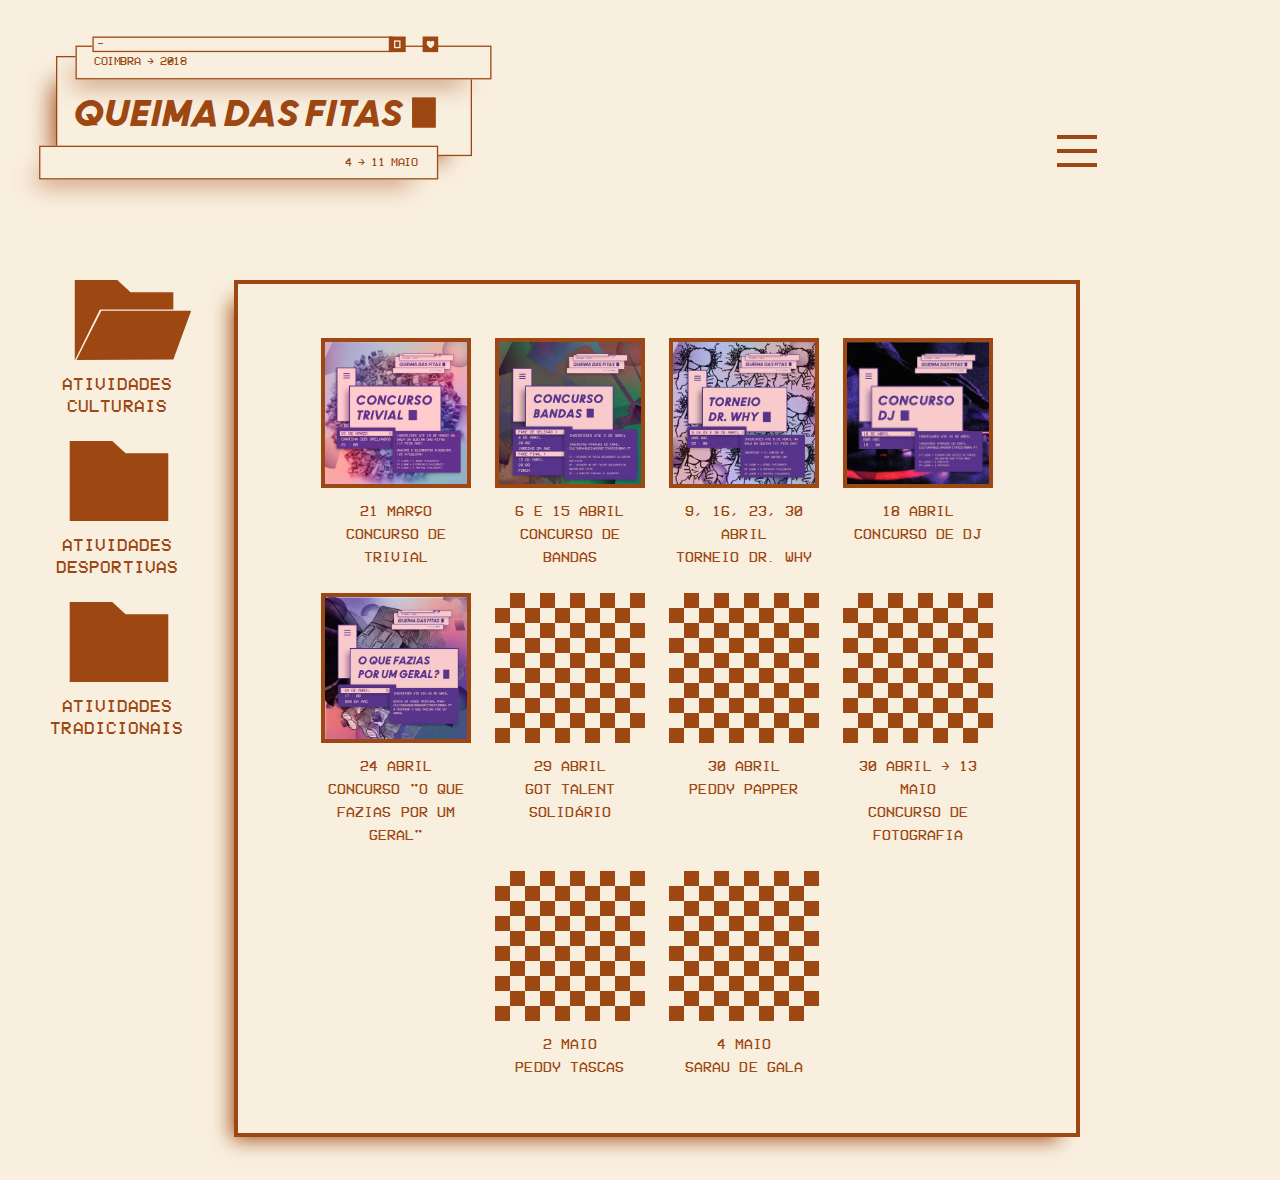
<file: views/calendar/index.html>
<!DOCTYPE html>
<html lang="en" dir="ltr">
  <head>
    <meta charset="utf-8">

    <title>Queima das Fitas 2018</title>

    <meta http-equiv="X-UA-Compatible" content="IE=edge,chrome=1">
    <meta name="viewport" content="width=device-width, initial-scale=1, user-scalable=no">

    <link rel="stylesheet" type="text/css" href="../../assets/stylesheets/application.css">

    <link rel="shortcut icon" href="../../assets/resources/favicon.ico" type="image/x-icon">
    <link rel="icon" href="../../assets/resources/favicon.ico" type="image/x-icon">

    <!-- Facebook Pixel Code -->
    <script>
    !function(f,b,e,v,n,t,s)
    {if(f.fbq)return;n=f.fbq=function(){n.callMethod?
    n.callMethod.apply(n,arguments):n.queue.push(arguments)};
    if(!f._fbq)f._fbq=n;n.push=n;n.loaded=!0;n.version='2.0';
    n.queue=[];t=b.createElement(e);t.async=!0;
    t.src=v;s=b.getElementsByTagName(e)[0];
    s.parentNode.insertBefore(t,s)}(window,document,'script',
    'https://connect.facebook.net/en_US/fbevents.js');
     fbq('init', '453628975056346');
    fbq('track', 'PageView');
    </script>
    <noscript>
     <img height="1" width="1"
    src="https://www.facebook.com/tr?id=453628975056346&ev=PageView
    &noscript=1"/>
    </noscript>
    <!-- End Facebook Pixel Code -->

    <script src="https://ajax.googleapis.com/ajax/libs/jquery/3.3.1/jquery.min.js"></script>

    <meta property="og:title" content="Queima das Fitas 2018" />
    <meta property="og:image" content="https://scontent.fopo2-2.fna.fbcdn.net/v/t31.0-8/27356105_947907725358570_6811444980122334731_o.jpg?oh=0916ba820d976c1de90a70575e3cf09a&oe=5AE5B209" />
    <meta property="og:description" content="A melhor semana do teu ano está a chegar. Já te estás a preparar? Pois, não vais querer ficar na cama. Não faças fitas e marca já na tua agenda nos dias 4 a 11 de Maio!" />
  </head>
  <body>
    <a class="logo logo-home" href="../../">
      <div class="title">
        <h1>QUEIMA DAS FITAS</h1>
        <div class="blink"></div>
      </div>
      <div class="place">
        COIMBRA → 2018
      </div>
      <div class="when">
        4 → 11 MAIO
      </div>
      <div class="top">
        -
      </div>
      <div class="square"><div class="inner-square"></div></div>
      <div class="heart">
        <svg xmlns="http://www.w3.org/2000/svg" viewBox="0 0 10.39 9.56">
          <g><g><path d="M5.16,1.69A2.72,2.72,0,0,1,7.66,0a2.88,2.88,0,0,1,2.72,2.81,2.79,2.79,0,0,1-.09,1.06A4.7,4.7,0,0,1,8.85,6.27L5.16,9.56,1.54,6.27A4.7,4.7,0,0,1,.1,3.88,2.81,2.81,0,0,1,0,2.81,2.88,2.88,0,0,1,2.73,0,2.63,2.63,0,0,1,5.16,1.69Zm.09-.18"></g></g>
        </svg>
      </div>
    </a>
    <a href="../../">
      <svg xmlns="http://www.w3.org/2000/svg" viewBox="0 0 319 296.95" class="logo-square">
        <defs>
          <style>.cls-1{fill:#fbf5c6;}.cls-2{fill:#c80a5a;}.cls-3{fill:#fcf8d6;}</style>
        </defs>
        <g id="Layer_2" data-name="Layer 2"><g id="Layer_7" data-name="Layer 7">
          <g id="_Rectangle_" data-name="&lt;Rectangle&gt;">
            <rect class="cls-1" x="23.98" y="33.89" width="258.5" height="244.17"/>
            <path class="cls-2" d="M281,35.39V276.56H25.48V35.39H281m3-3H22.48V279.56H284V32.39Z"/>
          </g>
          <g id="_Group_" data-name="&lt;Group&gt;">
            <path class="cls-2" d="M87,122l1.62,3.2h-8a20.68,20.68,0,0,1-6.45,1A16.29,16.29,0,0,1,58,109.93c0-11.6,10.22-21.15,21.68-21.15a16.54,16.54,0,0,1,16.52,16.28A21,21,0,0,1,87,122Zm-7.64-25.4c-6.78,0-13,6.54-13,13.27a8.15,8.15,0,0,0,8.4,8.5,11.07,11.07,0,0,0,2.2-.19l-4.68-9.26H80.4l2.91,5.82a13.4,13.4,0,0,0,4.49-9.6A8.2,8.2,0,0,0,79.35,96.61Z"/>
            <path class="cls-2" d="M133.11,89.4l-5,23.3c-1.67,7.93-7.64,13.27-15.56,13.27-7.11,0-13.13-5.54-13.13-12.37a10.89,10.89,0,0,1,.29-2.44l4.58-21.77h8.26l-4.73,22.2a5.49,5.49,0,0,0-.19,1.48,4.88,4.88,0,0,0,5,5.11c3.29,0,6.73-2.86,7.54-6.59l4.73-22.2Z"/>
            <path class="cls-2" d="M160.8,89.4l-1.67,7.88H145.38L144,103.44H156.6l-1.67,7.78H142.37l-1.29,6.16h13.75l-1.62,7.83h-22l7.59-35.81Z"/>
            <path class="cls-2" d="M174.22,89.4l-7.59,35.81h-8.21L166,89.4Z"/>
            <path class="cls-2" d="M214.08,89.4l-7.59,35.81h-8.21l3.53-16.66-7,10.65h-8L184.2,108l-3.68,17.19h-8.21L179.9,89.4h8.26l4.63,19.81L205.87,89.4Z"/>
            <path class="cls-2" d="M245.07,125.21h-8.31l-.81-5.06H221.24l-3,5.06h-9l21-35.81h8.83Zm-10.36-12.84-2-12-7,12Z"/>
            <path class="cls-2" d="M69.42,173.55H56.05l7.59-35.81h11a16,16,0,0,1,15.9,15.71C90.52,164.57,80.35,173.55,69.42,173.55ZM74,145.62H70.23l-4.3,20.1h3.77c6.3,0,12.46-5.78,12.46-12.17A7.76,7.76,0,0,0,74,145.62Z"/>
            <path class="cls-2" d="M123.85,173.55h-8.31l-.81-5.06H100l-3,5.06h-9l21-35.81h8.83ZM113.49,160.7l-2-12-7,12Z"/>
            <path class="cls-2" d="M151.11,149.24c-1.34-2.58-3.44-4.44-6.54-4.44-2.34,0-4.39,1.34-4.39,3.82,0,4.06,13.61,4.63,13.61,14.42,0,7.07-6.68,11.41-13.65,11.41-5.06,0-10.41-2.24-12.94-7.35l6.16-4.77c1.48,2.58,3.53,4.49,6.73,4.49,2.67,0,5.11-1.43,5.11-4,0-4.3-13.27-4-13.27-14,0-7.69,6.4-11.7,12.89-11.7,5.06,0,10.17,2.48,12.27,7.5Z"/>
            <path class="cls-2" d="M85.65,186.08,84,194H70.23l-1.34,6.16H81.45l-1.67,7.78H67.22l-3,14H56.05l7.59-35.81Z"/>
            <path class="cls-2" d="M99.07,186.08l-7.59,35.81H83.27l7.59-35.81Z"/>
            <path class="cls-2" d="M129,186.08,127.29,194h-7.83l-6,27.93h-8.21L111.2,194h-7.83l1.67-7.88Z"/>
            <path class="cls-2" d="M156.6,221.89h-8.31l-.81-5.06H132.78l-3,5.06h-9l21-35.81h8.83ZM146.24,209l-2-12-7,12Z"/>
            <path class="cls-2" d="M183.86,197.58c-1.34-2.58-3.44-4.44-6.54-4.44-2.34,0-4.39,1.34-4.39,3.82,0,4.06,13.61,4.63,13.61,14.42,0,7.07-6.68,11.41-13.65,11.41-5.06,0-10.41-2.24-12.94-7.35l6.16-4.77c1.48,2.58,3.53,4.49,6.73,4.49,2.67,0,5.11-1.43,5.11-4,0-4.3-13.27-4-13.27-14,0-7.69,6.4-11.7,12.89-11.7,5.06,0,10.17,2.48,12.27,7.5Z"/>
          </g>
          <g id="_Group_2" data-name="&lt;Group&gt;">
            <rect class="cls-2" x="198.53" y="185.18" width="28.92" height="38.29"/>
          </g>
          <g id="_Rectangle_2" data-name="&lt;Rectangle&gt;">
            <rect class="cls-1" x="1.5" y="244.76" width="244.32" height="50.69"/>
            <path class="cls-2" d="M244.32,246.26v47.69H3V246.26H244.32m3-3H0v53.69H247.32V243.26Z"/>
          </g>
          <g id="_Group_3" data-name="&lt;Group&gt;">
            <path class="cls-2" d="M111.23,261.08v-.87H113v7h1.75V269H113v3.5h-1.75V269H106v-3.5h.87v-.87h.87v-.87h.87v-.87h.87V262h.87v-.87Zm0,6.12v-3.5h-.87v.87h-.87v.87h-.87v.87h-.87v.88Z"/>
            <path class="cls-2" d="M134.16,262.83v.87H135v.87h.87v.87h.87v1.75h-.87v.87H135V269h-.87v.87h-.87v.87h-1.75v-.87h.87V269h.87v-.87h.87v-.87H128v-1.75h6.12v-.87h-.87v-.87h-.87v-.87h-.87V262h1.75v.88Z"/>
            <path class="cls-2" d="M155.35,270.7h1.75v1.75h-5.25V270.7h1.75v-7h-1.75V262h.87v-.87h.87v-.87h1.75Z"/>
            <path class="cls-2" d="M166.37,270.7h1.75v1.75h-5.25V270.7h1.75v-7h-1.75V262h.87v-.87h.87v-.87h1.75Z"/>
            <path class="cls-2" d="M184.93,272.45h-1.75V260.21h1.75V262h.87v.88h.87v.87h1.75v-.87h.87V262h.87v-1.75h1.75v12.24h-1.75v-7.87h-.87v.87h-.87v1.75h-1.75v-1.75h-.87v-.87h-.87Z"/>
            <path class="cls-2" d="M196,272.45h-1.75v-8.74h.87v-.87H196V262h.87v-.87h.87v-.87h1.75v.87h.87V262h.87v.88h.87v.87H203v8.74h-1.75V269H196Zm0-5.25h5.25v-2.62h-.87v-.87h-.87v-.87h-1.75v.87h-.87v.87H196Z"/>
            <path class="cls-2" d="M207,272.45V270.7h1.75V262H207v-1.75h5.25V262h-1.75v8.74h1.75v1.75Z"/>
            <path class="cls-2" d="M218,261.08v-.87h5.25v.87h.87V262H225v8.74h-.87v.88h-.87v.87H218v-.87h-.87v-.87h-.87V262h.87v-.87Zm4.37.87h-3.5v.88H218v7h.87v.87h3.5v-.87h.87v-7h-.87Z"/>
          </g>
          <g id="_Rectangle_3" data-name="&lt;Rectangle&gt;">
            <rect class="cls-1" x="59.74" y="14" width="248.1" height="52.2"/>
            <path class="cls-2" d="M306.34,15.5V64.7H61.24V15.5h245.1m3-3H58.24V67.7h251.1V12.5Z"/>
          </g>
          <g id="_Group_4" data-name="&lt;Group&gt;">
            <path class="cls-2" d="M84,50.58h3.5v-.87h.87v-.87h1.75v1.75h-.87v.87h-.87v.87H83.12v-.87h-.87v-.87h-.87V41.84h.87V41h.87v-.87h5.25V41h.87v.87h.87v1.75H88.36v-.87h-.87v-.87H84v.87h-.87v7H84Z"/>
            <path class="cls-2" d="M94.15,41v-.87h5.25V41h.87v.87h.87v8.74h-.87v.87h-.87v.87H94.15v-.87h-.87v-.87H92.4V41.84h.87V41Zm4.37.87H95v.87h-.87v7H95v.87h3.5v-.87h.87v-7h-.87Z"/>
            <path class="cls-2" d="M105.17,52.33V50.58h1.75V41.84h-1.75V40.09h5.25v1.75h-1.75v8.74h1.75v1.75Z"/>
            <path class="cls-2" d="M116.2,52.33h-1.75V40.09h1.75v1.75h.87v.87H118v.87h1.75v-.87h.87v-.87h.87V40.09h1.75V52.33h-1.75V44.46h-.87v.87h-.87v1.75H118V45.33h-.87v-.87h-.87Z"/>
            <path class="cls-2" d="M125.48,52.33V40.09h7V41h.87v.87h.87v3.5h-.87v1.75h.87v3.5h-.87v.87h-.87v.87Zm1.75-7h4.37v-.87h.87V42.71h-.87v-.87h-4.37Zm0,5.25h4.37v-.87h.87V48h-.87v-.87h-4.37Z"/>
            <path class="cls-2" d="M139.13,47.08h-.87v5.25h-1.75V40.09h7V41h.87v.87h.87v3.5h-.87v.87h-.87v.87h-1.75V48h.87v.87h.87v.87h.87v.87h.87v1.75H143.5v-.87h-.87v-.87h-.87v-.87h-.87v-.87H140V48h-.87Zm-.87-5.25v3.5h4.37v-.87h.87V42.71h-.87v-.87Z"/>
            <path class="cls-2" d="M149.29,52.33h-1.75V43.59h.87v-.87h.87v-.87h.87V41H151v-.87h1.75V41h.87v.87h.87v.87h.87v.87h.87v8.74h-1.75v-3.5h-5.25Zm0-5.25h5.25V44.46h-.87v-.87h-.87v-.87H151v.87h-.87v.87h-.87Z"/>
            <path class="cls-2" d="M175.71,42.71v.87h.87v.87h.87v.87h.87v1.75h-.87V48h-.87v.87h-.87v.87h-.87v.87h-1.75v-.87H174v-.87h.87V48h.87v-.87h-6.12V45.33h6.12v-.87h-.87v-.87H174v-.87h-.87v-.87h1.75v.87Z"/>
            <path class="cls-2" d="M193.4,50.58h7v1.75h-8.74V47.08h.87v-.87h.87v-.87h4.37v-.87h.87V42.71h-.87v-.87h-3.5v.87h-.87v.87h-1.75V41.84h.87V41h.87v-.87h5.25V41h.87v.87h.87v3.5h-.87v.87h-.87v.87h-4.37V48h-.87Z"/>
            <path class="cls-2" d="M204.43,41v-.87h5.25V41h.87v.87h.87v8.74h-.87v.87h-.87v.87h-5.25v-.87h-.87v-.87h-.87V41.84h.87V41Zm.87,6.12v-.87h.87v-.87H207v-.87h.87v-.87h1.75v-.87h-.87v-.87h-3.5v.87h-.87v4.37Zm-.87,1.75v.87h.87v.87h3.5v-.87h.87V45.33h-.87v.87h-.87v.87H207V48h-.87v.87Z"/>
            <path class="cls-2" d="M219,50.58h1.75v1.75h-5.25V50.58h1.75v-7h-1.75V41.84h.87V41h.87v-.87H219Z"/>
            <path class="cls-2" d="M231.73,51.45v.87h-5.25v-.87h-.87v-.87h-.87v-3.5h.87V45.33h-.87v-3.5h.87V41h.87v-.87h5.25V41h.87v.87h.87v3.5h-.87v1.75h.87v3.5h-.87v.87Zm-.87-9.62h-3.5v.87h-.87v1.75h.87v.87h3.5v-.87h.87V42.71h-.87Zm-3.5,8.74h3.5v-.87h.87V48h-.87v-.87h-3.5V48h-.87v1.75h.87Z"/>
          </g>
          <g id="_Rectangle_4" data-name="&lt;Rectangle&gt;">
            <rect class="cls-2" x="251.29" y="2.49" width="22.46" height="21.99"/>
            <path class="cls-2" d="M275.26,26H249.79V1h25.46Zm-22.46-3h19.46V4H252.79Z"/>
          </g>
          <g id="_Group_5" data-name="&lt;Group&gt;">
            <path class="cls-3" d="M268.2,19.47H257V8.26H268.2Zm-8.21-3h5.21V11.26H260Z"/>
          </g>
          <g id="_Rectangle_5" data-name="&lt;Rectangle&gt;">
            <rect class="cls-2" x="295.04" y="1.5" width="22.46" height="21.99"/>
            <path class="cls-2" d="M319,25H293.54V0H319Zm-22.46-3H316V3H296.54Z"/>
          </g>
          <g id="_Group_6" data-name="&lt;Group&gt;">
            <path class="cls-3" d="M306.35,9.7a3.33,3.33,0,0,1,3.05-2.07,3.53,3.53,0,0,1,3.33,3.45,3.42,3.42,0,0,1-.11,1.3,5.76,5.76,0,0,1-1.76,2.93l-4.52,4-4.44-4a5.76,5.76,0,0,1-1.76-2.93,3.44,3.44,0,0,1-.11-1.3,3.53,3.53,0,0,1,3.33-3.45,3.23,3.23,0,0,1,3,2.07Zm.11-.22"/>
          </g>
          <g id="_Rectangle_6" data-name="&lt;Rectangle&gt;">
            <rect class="cls-1" x="80.5" y="2.49" width="171.24" height="21.99"/>
            <path class="cls-2" d="M253.23,26H79V1H253.23ZM82,23H250.23V4H82Z"/>
          </g>
          <g id="_Group_7" data-name="&lt;Group&gt;">
            <g id="_Group_8" data-name="&lt;Group&gt;">
              <rect class="cls-2" x="88.56" y="11" width="15.88" height="3"/>
            </g>
          </g>
        </g>
      </g>
    </svg>
    </a>
    <div class="nav-button">
      <div></div>
      <div></div>
      <div></div>
    </div>
    <div class="navbar">
      <nav>
        <div><a href="../poster/">CARTAZ</a></div>
        <div><a href="../history/">HISTÓRIA</a></div>
        <div></div>
        <div><a href="../tickets/">BILHETES</a></div>
        <div><a href="../calendar/">CALENDÁRIO</a></div>
        <div><a href="../news/">NOTÍCIAS</a></div>
        <div><a href="../documents/">DOCUMENTOS</a></div>
        <div><a href="../contacts/">CONTACTOS</a></div>
        <div><a href="../partners/">PARCEIROS</a></div>
      </nav>
    </div>

    <main class="calendar-container">
      <div class="calendar-menu">
        <div class="">
          <div class="menu menu-1 pointer">
            <svg width="182" height="125" viewBox="0 0 182 125" version="1.1" xmlns="http://www.w3.org/2000/svg" xmlns:xlink="http://www.w3.org/1999/xlink">
            <g id="Canvas" transform="translate(-4942 -5174)">
            <g id="XMLID 15">
            <g id="XMLID 18">
            <use xlink:href="#path0_fill" transform="translate(4944.6 5222)" />
            </g>
            <g id="XMLID 16">
            <g id="XMLID 17">
            <use xlink:href="#path1_fill" transform="translate(4942 5174)" />
            </g>
            </g>
            </g>
            </g>
            <defs>
            <path id="path0_fill" d="M 39.1 0L 6.10352e-06 76.9L 151.4 76.4L 179.3 0L 39.1 0Z"/>
            <path id="path1_fill" d="M 39.2 46L 154 46L 154 19L 87.2 19L 66.4 0L 0 0L 0 16.6L 0 32.8L 0 125L 0.300003 125L 39.2 46Z"/>
            </defs>
            </svg>
          </div>
          <div class="menu menu-1-close pointer hide">
            <?xml version="1.0" encoding="UTF-8"?>
            <svg width="154px" height="125px" viewBox="0 0 154 125" version="1.1" xmlns="http://www.w3.org/2000/svg" xmlns:xlink="http://www.w3.org/1999/xlink">
                <defs></defs>
                <g id="Page-1" stroke="none" stroke-width="1" fill-rule="evenodd">
                    <g id="folder" fill-rule="nonzero">
                        <polygon id="path0_fill" points="87.3 19 66.5 0 0 0 0 16.8 0 33 0 125 154 125 154 19"></polygon>
                    </g>
                </g>
            </svg>
          </div>
          <div class="menu-title">ATIVIDADES CULTURAIS</div>
        </div>
        <div class="">
          <div class="menu menu-2 pointer hide">
            <svg width="182" height="125" viewBox="0 0 182 125" version="1.1" xmlns="http://www.w3.org/2000/svg" xmlns:xlink="http://www.w3.org/1999/xlink">
            <g id="Canvas" transform="translate(-4942 -5174)">
            <g id="XMLID 15">
            <g id="XMLID 18">
            <use xlink:href="#path0_fill" transform="translate(4944.6 5222)" />
            </g>
            <g id="XMLID 16">
            <g id="XMLID 17">
            <use xlink:href="#path1_fill" transform="translate(4942 5174)" />
            </g>
            </g>
            </g>
            </g>
            <defs>
            <path id="path0_fill" d="M 39.1 0L 6.10352e-06 76.9L 151.4 76.4L 179.3 0L 39.1 0Z"/>
            <path id="path1_fill" d="M 39.2 46L 154 46L 154 19L 87.2 19L 66.4 0L 0 0L 0 16.6L 0 32.8L 0 125L 0.300003 125L 39.2 46Z"/>
            </defs>
            </svg>
          </div>
          <div class="menu menu-2-close pointer">
            <?xml version="1.0" encoding="UTF-8"?>
            <svg width="154px" height="125px" viewBox="0 0 154 125" version="1.1" xmlns="http://www.w3.org/2000/svg" xmlns:xlink="http://www.w3.org/1999/xlink">
                <defs></defs>
                <g id="Page-1" stroke="none" stroke-width="1" fill-rule="evenodd">
                    <g id="folder" fill-rule="nonzero">
                        <polygon id="path0_fill" points="87.3 19 66.5 0 0 0 0 16.8 0 33 0 125 154 125 154 19"></polygon>
                    </g>
                </g>
            </svg>
          </div>
          <div class="menu-title">ATIVIDADES DESPORTIVAS</div>
        </div>
        <div class="">
          <div class="menu menu-3 pointer hide">
            <svg width="182" height="125" viewBox="0 0 182 125" version="1.1" xmlns="http://www.w3.org/2000/svg" xmlns:xlink="http://www.w3.org/1999/xlink">
            <g id="Canvas" transform="translate(-4942 -5174)">
            <g id="XMLID 15">
            <g id="XMLID 18">
            <use xlink:href="#path0_fill" transform="translate(4944.6 5222)" />
            </g>
            <g id="XMLID 16">
            <g id="XMLID 17">
            <use xlink:href="#path1_fill" transform="translate(4942 5174)" />
            </g>
            </g>
            </g>
            </g>
            <defs>
            <path id="path0_fill" d="M 39.1 0L 6.10352e-06 76.9L 151.4 76.4L 179.3 0L 39.1 0Z"/>
            <path id="path1_fill" d="M 39.2 46L 154 46L 154 19L 87.2 19L 66.4 0L 0 0L 0 16.6L 0 32.8L 0 125L 0.300003 125L 39.2 46Z"/>
            </defs>
            </svg>
          </div>
          <div class="menu menu-3-close pointer">
            <?xml version="1.0" encoding="UTF-8"?>
            <svg width="154px" height="125px" viewBox="0 0 154 125" version="1.1" xmlns="http://www.w3.org/2000/svg" xmlns:xlink="http://www.w3.org/1999/xlink">
                <defs></defs>
                <g id="Page-1" stroke="none" stroke-width="1" fill-rule="evenodd">
                    <g id="folder" fill-rule="nonzero">
                        <polygon id="path0_fill" points="87.3 19 66.5 0 0 0 0 16.8 0 33 0 125 154 125 154 19"></polygon>
                    </g>
                </g>
            </svg>
          </div>
          <div class="menu-title">ATIVIDADES TRADICIONAIS</div>
        </div>
      </div>
      <div class="calendar calendar-cultural">
      <div class="event">
        <div class="image image-1"></div>
        <p>21 MARÇO</p>
        <p>CONCURSO DE TRIVIAL</p>
      </div>
        <div class="event">
          <div class="image image-2"></div>
          <p>6 E 15 ABRIL</p>
          <p>CONCURSO DE BANDAS</p>
        </div>
        <div class="event">
          <div class="image image-3"></div>
          <p>9, 16, 23, 30 ABRIL</p>
          <p>TORNEIO DR. WHY</p>
        </div>
        <div class="event">
          <div class="image image-4"></div>
          <p>18 ABRIL</p>
          <p>CONCURSO DE DJ</p>
        </div>
        <div class="event">
          <div class="image image-5"></div>
          <p>24 ABRIL</p>
          <p>CONCURSO "O QUE FAZIAS POR UM GERAL"</p>
        </div>
        <div class="event">
          <div></div>
          <p>29 ABRIL</p>
          <p>GOT TALENT SOLIDÁRIO</p>
        </div>
        <div class="event">
          <div></div>
          <p>30 ABRIL</p>
          <p>PEDDY PAPPER</p>
        </div>
        <div class="event">
          <div></div>
          <p>30 ABRIL → 13 MAIO</p>
          <p>CONCURSO DE FOTOGRAFIA</p>
        </div>
        <div class="event">
            <div></div>
            <p>2 MAIO</p>
            <p>PEDDY TASCAS</p>
        </div>
        <div class="event">
          <div></div>
          <p>4 MAIO</p>
          <p>SARAU DE GALA</p>
        </div>
        <!--<div class="event">
          <div></div>
          <p>1 → 13 MAIO</p>
          <p>CONCURSO DESENHO E POESIA</p>
        </div>
        <div class="event">
          <div></div>
          <p>3 → 12 MAIO</p>
          <p>MARCA COIMRA</p>
        </div>-->
      </div>
      <div class="calendar calendar-sports hide">
        <div class="event">
          <div class="image image-sport-1"></div>
          <p>7 MARÇO</p>
          <p>ENCONTRO PARA PESSOAS COM DEFICIÊNCIA INTELECTUAL</p>
        </div>
        <div class="event">
          <div class="image image-sport-2"></div>
          <p>4 ABRIL</p>
          <p>TORNEIOS DA QUEIMA</p>
        </div>
        <div class="event">
          <div class="image image-sport-4"></div>
          <p>MARÇO - ABRIL</p>
          <p>LIGA ACADÉMICA</p>
        </div>
        <div class="event">
          <div class="image image-sport-6"></div>
          <p>12 ABRIL</p>
          <p>COIMBRA PUMP</p>
        </div>
        <div class="event">
          <div class="image image-sport-5"></div>
          <p>14 E 15 ABRIL</p>
          <p>SURF TRIP</p>
        </div>
        <div class="event">
            <div class="image image-sport-3"></div>
            <p>18 ABRIL</p>
            <p>BUBBLE FOOTBALL</p>
        </div>
        <div class="event">
          <div class="image image-sport-7"></div>
          <p>21 ABRIL</p>
          <p>SKATE PARK</p>
        </div>
        <div class="event">
          <div class="image image-sport-8"></div>
          <p>24 ABRIL</p>
          <p>LUTA DE BALÕES DE ÁGUA</p>
        </div>
        <div class="event">
          <div></div>
          <p>28 ABRIL</p>
          <p>PROVA DE CANOAGEM</p>
        </div>
        <div class="event">
          <div></div>
          <p>1 MAIO</p>
          <p>HUNGER GAMES UC</p>
        </div>
      </div>
      <div class="calendar calendar-traditional hide">
        <div class="event">
          <div class="image image-trad-1"></div>
          <p>18 ABRIL</p>
          <p>RÉCITA DAS FACULDADES</p>
        </div>
        <div class="event">
          <div class="image image-trad-2"></div>
          <p>27 ABRIL</p>
          <p>CORTEJO DOS PEQUENITOS</p>
        </div>
        <div class="event">
          <div></div>
          <p>2 E 3 JUNHO</p>
          <p>BÊNÇÃO DAS PASTAS</p>
        </div>
        <div class="event">
          <div></div>
          <p>3 MAIO</p>
          <p>SERENATA MONUMENTAL</p>
        </div>
        <div class="event">
          <div></div>
          <p>4 MAIO</p>
          <p>VERBENA</p>
        </div>
        <div class="event">
          <div></div>
          <p>4 MAIO</p>
          <p>VENDA DA PASTA</p>
        </div>
        <div class="event">
          <div></div>
          <p>5 MAIO</p>
          <p>BAILE DE GALA</p>
        </div>
        <div class="event">
          <div></div>
          <p>6 MAIO</p>
          <p>QUEIMA DO GRELO</p>
        </div>
        <div class="event">
          <div></div>
          <p>6 MAIO</p>
          <p>CORTEJO</p>
        </div>
        <div class="event">
          <div></div>
          <p>9 MAIO</p>
          <p>CHÁ DANÇANTE</p>
        </div>
        <div class="event">
          <div></div>
          <p>9 MAIO</p>
          <p>CHÁ DAS CINCO</p>
        </div>
      </div>
    </main>

    <script src="../../assets/javascript/nav.js"></script>
    <script src="../../assets/javascript/calendar.js"></script>
  </body>
</html>
</file>
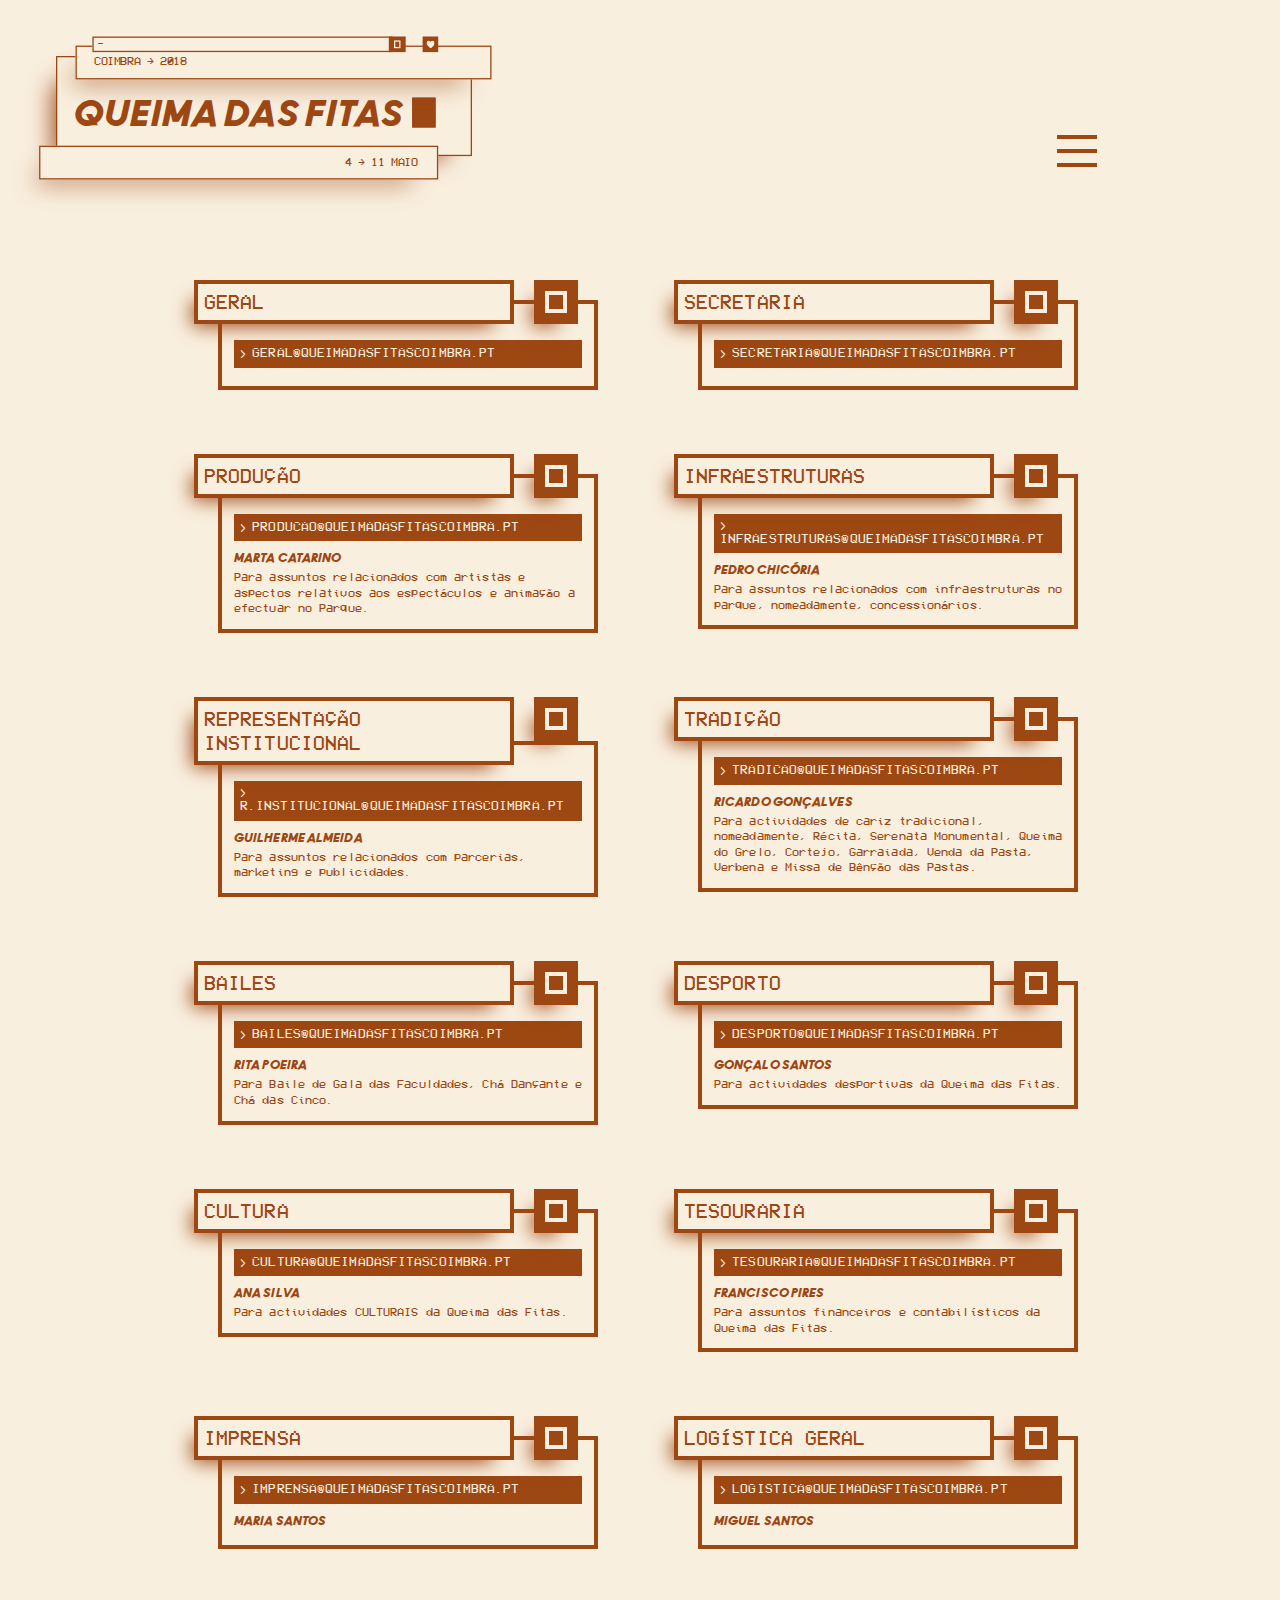
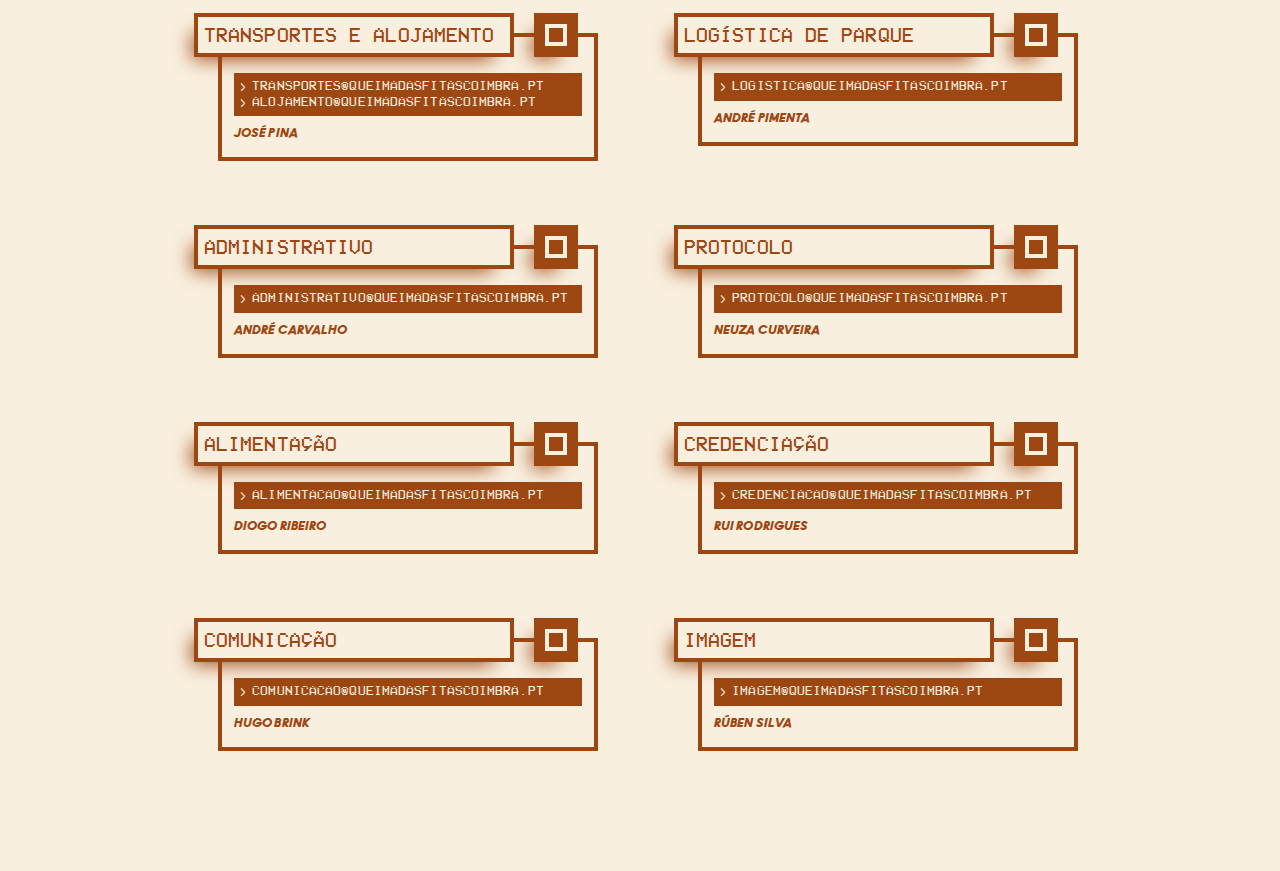
<file: views/contacts/index.html>
<!DOCTYPE html>
<html lang="en" dir="ltr">
  <head>
    <meta charset="utf-8">

    <title>Queima das Fitas 2018</title>

    <meta http-equiv="X-UA-Compatible" content="IE=edge,chrome=1">
    <meta name="viewport" content="width=device-width, initial-scale=1, user-scalable=no">

    <link rel="stylesheet" type="text/css" href="../../assets/stylesheets/application.css">

    <link rel="shortcut icon" href="../../assets/resources/favicon.ico" type="image/x-icon">
    <link rel="icon" href="../../assets/resources/favicon.ico" type="image/x-icon">

    <!-- Facebook Pixel Code -->
    <script>
    !function(f,b,e,v,n,t,s)
    {if(f.fbq)return;n=f.fbq=function(){n.callMethod?
    n.callMethod.apply(n,arguments):n.queue.push(arguments)};
    if(!f._fbq)f._fbq=n;n.push=n;n.loaded=!0;n.version='2.0';
    n.queue=[];t=b.createElement(e);t.async=!0;
    t.src=v;s=b.getElementsByTagName(e)[0];
    s.parentNode.insertBefore(t,s)}(window,document,'script',
    'https://connect.facebook.net/en_US/fbevents.js');
     fbq('init', '453628975056346');
    fbq('track', 'PageView');
    </script>
    <noscript>
     <img height="1" width="1"
    src="https://www.facebook.com/tr?id=453628975056346&ev=PageView
    &noscript=1"/>
    </noscript>
    <!-- End Facebook Pixel Code -->

    <script src="https://ajax.googleapis.com/ajax/libs/jquery/3.3.1/jquery.min.js"></script>

    <meta property="og:title" content="Queima das Fitas 2018" />
    <meta property="og:image" content="https://scontent.fopo2-2.fna.fbcdn.net/v/t31.0-8/27356105_947907725358570_6811444980122334731_o.jpg?oh=0916ba820d976c1de90a70575e3cf09a&oe=5AE5B209" />
    <meta property="og:description" content="A melhor semana do teu ano está a chegar. Já te estás a preparar? Pois, não vais querer ficar na cama. Não faças fitas e marca já na tua agenda nos dias 4 a 11 de Maio!" />
  </head>
  <body>
    <a class="logo logo-home" href="../../">
      <div class="title">
        <h1>QUEIMA DAS FITAS</h1>
        <div class="blink"></div>
      </div>
      <div class="place">
        COIMBRA → 2018
      </div>
      <div class="when">
        4 → 11 MAIO
      </div>
      <div class="top">
        -
      </div>
      <div class="square"><div class="inner-square"></div></div>
      <div class="heart">
        <svg xmlns="http://www.w3.org/2000/svg" viewBox="0 0 10.39 9.56">
          <g><g><path d="M5.16,1.69A2.72,2.72,0,0,1,7.66,0a2.88,2.88,0,0,1,2.72,2.81,2.79,2.79,0,0,1-.09,1.06A4.7,4.7,0,0,1,8.85,6.27L5.16,9.56,1.54,6.27A4.7,4.7,0,0,1,.1,3.88,2.81,2.81,0,0,1,0,2.81,2.88,2.88,0,0,1,2.73,0,2.63,2.63,0,0,1,5.16,1.69Zm.09-.18"></g></g>
        </svg>
      </div>
    </a>
    <a href="../../">
      <svg xmlns="http://www.w3.org/2000/svg" viewBox="0 0 319 296.95" class="logo-square">
        <defs>
          <style>.cls-1{fill:#fbf5c6;}.cls-2{fill:#c80a5a;}.cls-3{fill:#fcf8d6;}</style>
        </defs>
        <g id="Layer_2" data-name="Layer 2"><g id="Layer_7" data-name="Layer 7">
          <g id="_Rectangle_" data-name="&lt;Rectangle&gt;">
            <rect class="cls-1" x="23.98" y="33.89" width="258.5" height="244.17"/>
            <path class="cls-2" d="M281,35.39V276.56H25.48V35.39H281m3-3H22.48V279.56H284V32.39Z"/>
          </g>
          <g id="_Group_" data-name="&lt;Group&gt;">
            <path class="cls-2" d="M87,122l1.62,3.2h-8a20.68,20.68,0,0,1-6.45,1A16.29,16.29,0,0,1,58,109.93c0-11.6,10.22-21.15,21.68-21.15a16.54,16.54,0,0,1,16.52,16.28A21,21,0,0,1,87,122Zm-7.64-25.4c-6.78,0-13,6.54-13,13.27a8.15,8.15,0,0,0,8.4,8.5,11.07,11.07,0,0,0,2.2-.19l-4.68-9.26H80.4l2.91,5.82a13.4,13.4,0,0,0,4.49-9.6A8.2,8.2,0,0,0,79.35,96.61Z"/>
            <path class="cls-2" d="M133.11,89.4l-5,23.3c-1.67,7.93-7.64,13.27-15.56,13.27-7.11,0-13.13-5.54-13.13-12.37a10.89,10.89,0,0,1,.29-2.44l4.58-21.77h8.26l-4.73,22.2a5.49,5.49,0,0,0-.19,1.48,4.88,4.88,0,0,0,5,5.11c3.29,0,6.73-2.86,7.54-6.59l4.73-22.2Z"/>
            <path class="cls-2" d="M160.8,89.4l-1.67,7.88H145.38L144,103.44H156.6l-1.67,7.78H142.37l-1.29,6.16h13.75l-1.62,7.83h-22l7.59-35.81Z"/>
            <path class="cls-2" d="M174.22,89.4l-7.59,35.81h-8.21L166,89.4Z"/>
            <path class="cls-2" d="M214.08,89.4l-7.59,35.81h-8.21l3.53-16.66-7,10.65h-8L184.2,108l-3.68,17.19h-8.21L179.9,89.4h8.26l4.63,19.81L205.87,89.4Z"/>
            <path class="cls-2" d="M245.07,125.21h-8.31l-.81-5.06H221.24l-3,5.06h-9l21-35.81h8.83Zm-10.36-12.84-2-12-7,12Z"/>
            <path class="cls-2" d="M69.42,173.55H56.05l7.59-35.81h11a16,16,0,0,1,15.9,15.71C90.52,164.57,80.35,173.55,69.42,173.55ZM74,145.62H70.23l-4.3,20.1h3.77c6.3,0,12.46-5.78,12.46-12.17A7.76,7.76,0,0,0,74,145.62Z"/>
            <path class="cls-2" d="M123.85,173.55h-8.31l-.81-5.06H100l-3,5.06h-9l21-35.81h8.83ZM113.49,160.7l-2-12-7,12Z"/>
            <path class="cls-2" d="M151.11,149.24c-1.34-2.58-3.44-4.44-6.54-4.44-2.34,0-4.39,1.34-4.39,3.82,0,4.06,13.61,4.63,13.61,14.42,0,7.07-6.68,11.41-13.65,11.41-5.06,0-10.41-2.24-12.94-7.35l6.16-4.77c1.48,2.58,3.53,4.49,6.73,4.49,2.67,0,5.11-1.43,5.11-4,0-4.3-13.27-4-13.27-14,0-7.69,6.4-11.7,12.89-11.7,5.06,0,10.17,2.48,12.27,7.5Z"/>
            <path class="cls-2" d="M85.65,186.08,84,194H70.23l-1.34,6.16H81.45l-1.67,7.78H67.22l-3,14H56.05l7.59-35.81Z"/>
            <path class="cls-2" d="M99.07,186.08l-7.59,35.81H83.27l7.59-35.81Z"/>
            <path class="cls-2" d="M129,186.08,127.29,194h-7.83l-6,27.93h-8.21L111.2,194h-7.83l1.67-7.88Z"/>
            <path class="cls-2" d="M156.6,221.89h-8.31l-.81-5.06H132.78l-3,5.06h-9l21-35.81h8.83ZM146.24,209l-2-12-7,12Z"/>
            <path class="cls-2" d="M183.86,197.58c-1.34-2.58-3.44-4.44-6.54-4.44-2.34,0-4.39,1.34-4.39,3.82,0,4.06,13.61,4.63,13.61,14.42,0,7.07-6.68,11.41-13.65,11.41-5.06,0-10.41-2.24-12.94-7.35l6.16-4.77c1.48,2.58,3.53,4.49,6.73,4.49,2.67,0,5.11-1.43,5.11-4,0-4.3-13.27-4-13.27-14,0-7.69,6.4-11.7,12.89-11.7,5.06,0,10.17,2.48,12.27,7.5Z"/>
          </g>
          <g id="_Group_2" data-name="&lt;Group&gt;">
            <rect class="cls-2" x="198.53" y="185.18" width="28.92" height="38.29"/>
          </g>
          <g id="_Rectangle_2" data-name="&lt;Rectangle&gt;">
            <rect class="cls-1" x="1.5" y="244.76" width="244.32" height="50.69"/>
            <path class="cls-2" d="M244.32,246.26v47.69H3V246.26H244.32m3-3H0v53.69H247.32V243.26Z"/>
          </g>
          <g id="_Group_3" data-name="&lt;Group&gt;">
            <path class="cls-2" d="M111.23,261.08v-.87H113v7h1.75V269H113v3.5h-1.75V269H106v-3.5h.87v-.87h.87v-.87h.87v-.87h.87V262h.87v-.87Zm0,6.12v-3.5h-.87v.87h-.87v.87h-.87v.87h-.87v.88Z"/>
            <path class="cls-2" d="M134.16,262.83v.87H135v.87h.87v.87h.87v1.75h-.87v.87H135V269h-.87v.87h-.87v.87h-1.75v-.87h.87V269h.87v-.87h.87v-.87H128v-1.75h6.12v-.87h-.87v-.87h-.87v-.87h-.87V262h1.75v.88Z"/>
            <path class="cls-2" d="M155.35,270.7h1.75v1.75h-5.25V270.7h1.75v-7h-1.75V262h.87v-.87h.87v-.87h1.75Z"/>
            <path class="cls-2" d="M166.37,270.7h1.75v1.75h-5.25V270.7h1.75v-7h-1.75V262h.87v-.87h.87v-.87h1.75Z"/>
            <path class="cls-2" d="M184.93,272.45h-1.75V260.21h1.75V262h.87v.88h.87v.87h1.75v-.87h.87V262h.87v-1.75h1.75v12.24h-1.75v-7.87h-.87v.87h-.87v1.75h-1.75v-1.75h-.87v-.87h-.87Z"/>
            <path class="cls-2" d="M196,272.45h-1.75v-8.74h.87v-.87H196V262h.87v-.87h.87v-.87h1.75v.87h.87V262h.87v.88h.87v.87H203v8.74h-1.75V269H196Zm0-5.25h5.25v-2.62h-.87v-.87h-.87v-.87h-1.75v.87h-.87v.87H196Z"/>
            <path class="cls-2" d="M207,272.45V270.7h1.75V262H207v-1.75h5.25V262h-1.75v8.74h1.75v1.75Z"/>
            <path class="cls-2" d="M218,261.08v-.87h5.25v.87h.87V262H225v8.74h-.87v.88h-.87v.87H218v-.87h-.87v-.87h-.87V262h.87v-.87Zm4.37.87h-3.5v.88H218v7h.87v.87h3.5v-.87h.87v-7h-.87Z"/>
          </g>
          <g id="_Rectangle_3" data-name="&lt;Rectangle&gt;">
            <rect class="cls-1" x="59.74" y="14" width="248.1" height="52.2"/>
            <path class="cls-2" d="M306.34,15.5V64.7H61.24V15.5h245.1m3-3H58.24V67.7h251.1V12.5Z"/>
          </g>
          <g id="_Group_4" data-name="&lt;Group&gt;">
            <path class="cls-2" d="M84,50.58h3.5v-.87h.87v-.87h1.75v1.75h-.87v.87h-.87v.87H83.12v-.87h-.87v-.87h-.87V41.84h.87V41h.87v-.87h5.25V41h.87v.87h.87v1.75H88.36v-.87h-.87v-.87H84v.87h-.87v7H84Z"/>
            <path class="cls-2" d="M94.15,41v-.87h5.25V41h.87v.87h.87v8.74h-.87v.87h-.87v.87H94.15v-.87h-.87v-.87H92.4V41.84h.87V41Zm4.37.87H95v.87h-.87v7H95v.87h3.5v-.87h.87v-7h-.87Z"/>
            <path class="cls-2" d="M105.17,52.33V50.58h1.75V41.84h-1.75V40.09h5.25v1.75h-1.75v8.74h1.75v1.75Z"/>
            <path class="cls-2" d="M116.2,52.33h-1.75V40.09h1.75v1.75h.87v.87H118v.87h1.75v-.87h.87v-.87h.87V40.09h1.75V52.33h-1.75V44.46h-.87v.87h-.87v1.75H118V45.33h-.87v-.87h-.87Z"/>
            <path class="cls-2" d="M125.48,52.33V40.09h7V41h.87v.87h.87v3.5h-.87v1.75h.87v3.5h-.87v.87h-.87v.87Zm1.75-7h4.37v-.87h.87V42.71h-.87v-.87h-4.37Zm0,5.25h4.37v-.87h.87V48h-.87v-.87h-4.37Z"/>
            <path class="cls-2" d="M139.13,47.08h-.87v5.25h-1.75V40.09h7V41h.87v.87h.87v3.5h-.87v.87h-.87v.87h-1.75V48h.87v.87h.87v.87h.87v.87h.87v1.75H143.5v-.87h-.87v-.87h-.87v-.87h-.87v-.87H140V48h-.87Zm-.87-5.25v3.5h4.37v-.87h.87V42.71h-.87v-.87Z"/>
            <path class="cls-2" d="M149.29,52.33h-1.75V43.59h.87v-.87h.87v-.87h.87V41H151v-.87h1.75V41h.87v.87h.87v.87h.87v.87h.87v8.74h-1.75v-3.5h-5.25Zm0-5.25h5.25V44.46h-.87v-.87h-.87v-.87H151v.87h-.87v.87h-.87Z"/>
            <path class="cls-2" d="M175.71,42.71v.87h.87v.87h.87v.87h.87v1.75h-.87V48h-.87v.87h-.87v.87h-.87v.87h-1.75v-.87H174v-.87h.87V48h.87v-.87h-6.12V45.33h6.12v-.87h-.87v-.87H174v-.87h-.87v-.87h1.75v.87Z"/>
            <path class="cls-2" d="M193.4,50.58h7v1.75h-8.74V47.08h.87v-.87h.87v-.87h4.37v-.87h.87V42.71h-.87v-.87h-3.5v.87h-.87v.87h-1.75V41.84h.87V41h.87v-.87h5.25V41h.87v.87h.87v3.5h-.87v.87h-.87v.87h-4.37V48h-.87Z"/>
            <path class="cls-2" d="M204.43,41v-.87h5.25V41h.87v.87h.87v8.74h-.87v.87h-.87v.87h-5.25v-.87h-.87v-.87h-.87V41.84h.87V41Zm.87,6.12v-.87h.87v-.87H207v-.87h.87v-.87h1.75v-.87h-.87v-.87h-3.5v.87h-.87v4.37Zm-.87,1.75v.87h.87v.87h3.5v-.87h.87V45.33h-.87v.87h-.87v.87H207V48h-.87v.87Z"/>
            <path class="cls-2" d="M219,50.58h1.75v1.75h-5.25V50.58h1.75v-7h-1.75V41.84h.87V41h.87v-.87H219Z"/>
            <path class="cls-2" d="M231.73,51.45v.87h-5.25v-.87h-.87v-.87h-.87v-3.5h.87V45.33h-.87v-3.5h.87V41h.87v-.87h5.25V41h.87v.87h.87v3.5h-.87v1.75h.87v3.5h-.87v.87Zm-.87-9.62h-3.5v.87h-.87v1.75h.87v.87h3.5v-.87h.87V42.71h-.87Zm-3.5,8.74h3.5v-.87h.87V48h-.87v-.87h-3.5V48h-.87v1.75h.87Z"/>
          </g>
          <g id="_Rectangle_4" data-name="&lt;Rectangle&gt;">
            <rect class="cls-2" x="251.29" y="2.49" width="22.46" height="21.99"/>
            <path class="cls-2" d="M275.26,26H249.79V1h25.46Zm-22.46-3h19.46V4H252.79Z"/>
          </g>
          <g id="_Group_5" data-name="&lt;Group&gt;">
            <path class="cls-3" d="M268.2,19.47H257V8.26H268.2Zm-8.21-3h5.21V11.26H260Z"/>
          </g>
          <g id="_Rectangle_5" data-name="&lt;Rectangle&gt;">
            <rect class="cls-2" x="295.04" y="1.5" width="22.46" height="21.99"/>
            <path class="cls-2" d="M319,25H293.54V0H319Zm-22.46-3H316V3H296.54Z"/>
          </g>
          <g id="_Group_6" data-name="&lt;Group&gt;">
            <path class="cls-3" d="M306.35,9.7a3.33,3.33,0,0,1,3.05-2.07,3.53,3.53,0,0,1,3.33,3.45,3.42,3.42,0,0,1-.11,1.3,5.76,5.76,0,0,1-1.76,2.93l-4.52,4-4.44-4a5.76,5.76,0,0,1-1.76-2.93,3.44,3.44,0,0,1-.11-1.3,3.53,3.53,0,0,1,3.33-3.45,3.23,3.23,0,0,1,3,2.07Zm.11-.22"/>
          </g>
          <g id="_Rectangle_6" data-name="&lt;Rectangle&gt;">
            <rect class="cls-1" x="80.5" y="2.49" width="171.24" height="21.99"/>
            <path class="cls-2" d="M253.23,26H79V1H253.23ZM82,23H250.23V4H82Z"/>
          </g>
          <g id="_Group_7" data-name="&lt;Group&gt;">
            <g id="_Group_8" data-name="&lt;Group&gt;">
              <rect class="cls-2" x="88.56" y="11" width="15.88" height="3"/>
            </g>
          </g>
        </g>
      </g>
    </svg>
    </a>
    <div class="nav-button">
      <div></div>
      <div></div>
      <div></div>
    </div>
    <div class="navbar">
      <nav>
        <div><a href="../poster/">CARTAZ</a></div>
        <div><a href="../history/">HISTÓRIA</a></div>
        <div></div>
        <div><a href="../tickets/">BILHETES</a></div>
        <div><a href="../calendar/">CALENDÁRIO</a></div>
        <div><a href="../news/">NOTÍCIAS</a></div>
        <div><a href="../documents/">DOCUMENTOS</a></div>
        <div><a href="../contacts/">CONTACTOS</a></div>
        <div><a href="../partners/">PARCEIROS</a></div>
      </nav>
    </div>

    <main>
      <div class="contact-grid">
        <div class="contact">
          <div class="contact-top">
            GERAL
          </div>
          <div class="square"><div class="inner-square"></div></div>
          <div class="contact-bottom">
            <div class="contact-title">
              > <a href="mailto:geral@queimadasfitascoimbra.pt">GERAL@QUEIMADASFITASCOIMBRA.PT</a>
            </div>
         </div>
        </div>

        <div class="contact">
          <div class="contact-top">
            SECRETARIA
          </div>
          <div class="square"><div class="inner-square"></div></div>
          <div class="contact-bottom">
            <div class="contact-title">
              > <a href="mailto:secretaria@queimadasfitascoimbra.pt">SECRETARIA@QUEIMADASFITASCOIMBRA.PT</a>
            </div>
         </div>
        </div>

        <div class="contact">
          <div class="contact-top">
            PRODUÇÃO
          </div>
          <div class="square"><div class="inner-square"></div></div>
          <div class="contact-bottom">
            <div class="contact-title">
              > <a href="mailto:producao@queimadasfitascoimbra.pt">PRODUCAO@QUEIMADASFITASCOIMBRA.PT</a>
            </div>
            <p class="name">MARTA CATARINO</p>
            <p class="description">Para assuntos relacionados com artistas e aspectos relativos aos espectáculos e animação a efectuar no Parque.</p>
          </div>
        </div>

        <div class="contact">
          <div class="contact-top">
            INFRAESTRUTURAS
          </div>
          <div class="square"><div class="inner-square"></div></div>
          <div class="contact-bottom">
            <div class="contact-title">
              > <a href="mailto:infraestruturas@queimadasfitascoimbra.pt">INFRAESTRUTURAS@QUEIMADASFITASCOIMBRA.PT</a>
            </div>
            <p class="name">PEDRO CHICÓRIA</p>
            <p class="description">Para assuntos relacionados com infraestruturas no parque, nomeadamente, concessionários.</p>
          </div>
        </div>

        <div class="contact">
          <div class="contact-top">
            REPRESENTAÇÃO INSTITUCIONAL
          </div>
          <div class="square"><div class="inner-square"></div></div>
          <div class="contact-bottom">
            <div class="contact-title">
              > <a href="mailto:r.institucional@queimadasfitascoimbra.pt">R.INSTITUCIONAL@QUEIMADASFITASCOIMBRA.PT</a>
            </div>
            <p class="name">GUILHERME ALMEIDA</p>
            <p class="description">Para assuntos relacionados com parcerias, marketing e publicidades.</p>
          </div>
        </div>

        <div class="contact">
          <div class="contact-top">
            TRADIÇÃO
          </div>
          <div class="square"><div class="inner-square"></div></div>
          <div class="contact-bottom">
            <div class="contact-title">
              > <a href="mailto:tradicao@queimadasfitascoimbra.pt">TRADICAO@QUEIMADASFITASCOIMBRA.PT</a>
            </div>
            <p class="name">RICARDO GONÇALVES</p>
            <p class="description">Para actividades de cariz tradicional, nomeadamente, Récita,
              Serenata Monumental, Queima do Grelo, Cortejo, Garraiada,
              Venda da Pasta, Verbena e Missa de Bênção das Pastas.</p>
            </div>
          </div>

        <div class="contact">
          <div class="contact-top">
            BAILES
          </div>
          <div class="square"><div class="inner-square"></div></div>
          <div class="contact-bottom">
            <div class="contact-title">
              > <a href="mailto:bailes@queimadasfitascoimbra.pt">BAILES@QUEIMADASFITASCOIMBRA.PT</a>
            </div>
            <p class="name">RITA POEIRA</p>
            <p class="description">Para Baile de Gala das Faculdades, Chá Dançante e Chá das Cinco.</p>
          </div>
        </div>

        <div class="contact">
          <div class="contact-top">
            DESPORTO
          </div>
          <div class="square"><div class="inner-square"></div></div>
          <div class="contact-bottom">
            <div class="contact-title">
              > <a href="mailto:desporto@queimadasfitascoimbra.pt">DESPORTO@QUEIMADASFITASCOIMBRA.PT</a>
            </div>
            <p class="name">GONÇALO SANTOS</p>
            <p class="description">Para actividades desportivas da Queima das Fitas.</p>
          </div>
        </div>

        <div class="contact">
          <div class="contact-top">
            CULTURA
          </div>
          <div class="square"><div class="inner-square"></div></div>
          <div class="contact-bottom">
            <div class="contact-title">
              > <a href="mailto:cultura@queimadasfitascoimbra.pt">CULTURA@QUEIMADASFITASCOIMBRA.PT</a>
            </div>
            <p class="name">ANA SILVA</p>
            <p class="description">Para actividades CULTURAIS da Queima das Fitas.</p>
          </div>
        </div>


        <div class="contact">
          <div class="contact-top">
            TESOURARIA
          </div>
          <div class="square"><div class="inner-square"></div></div>
          <div class="contact-bottom">
            <div class="contact-title">
              > <a href="mailto:tesouraria@queimadasfitascoimbra.pt">TESOURARIA@QUEIMADASFITASCOIMBRA.PT</a>
            </div>
            <p class="name">FRANCISCO PIRES</p>
            <p class="description">Para assuntos financeiros e contabilísticos da Queima das Fitas.</p>
          </div>
        </div>

        <div class="contact">
          <div class="contact-top">
            IMPRENSA
          </div>
          <div class="square"><div class="inner-square"></div></div>
          <div class="contact-bottom">
            <div class="contact-title">
              > <a href="mailto:imprensa@queimadasfitascoimbra.pt">IMPRENSA@QUEIMADASFITASCOIMBRA.PT</a>
            </div>
            <p class="name">MARIA SANTOS</p>
          </div>
        </div>

        <div class="contact">
          <div class="contact-top">
            LOGÍSTICA GERAL
          </div>
          <div class="square"><div class="inner-square"></div></div>
          <div class="contact-bottom">
            <div class="contact-title">
              > <a href="mailto:logistica@queimadasfitascoimbra.pt">LOGISTICA@QUEIMADASFITASCOIMBRA.PT</a>
            </div>
            <p class="name">MIGUEL SANTOS</p>
          </div>
        </div>

        <div class="contact">
          <div class="contact-top">
            TRANSPORTES E ALOJAMENTO
          </div>
          <div class="square"><div class="inner-square"></div></div>
          <div class="contact-bottom">
            <div class="contact-title">
              > <a href="mailto:transportes@queimadasfitascoimbra.pt">TRANSPORTES@QUEIMADASFITASCOIMBRA.PT</a><br>
               > <a href="mailto:alojamento@queimadasfitascoimbra.pt">ALOJAMENTO@QUEIMADASFITASCOIMBRA.PT</a>
            </div>
            <p class="name">JOSÉ PINA</p>
          </div>
        </div>

        <div class="contact">
          <div class="contact-top">
            LOGÍSTICA DE PARQUE
          </div>
          <div class="square"><div class="inner-square"></div></div>
          <div class="contact-bottom">
            <div class="contact-title">
              > <a href="mailto:logistica@queimadasfitascoimbra.pt">LOGISTICA@QUEIMADASFITASCOIMBRA.PT</a>
            </div>
            <p class="name">ANDRÉ PIMENTA</p>
          </div>
        </div>

        <div class="contact">
          <div class="contact-top">
            ADMINISTRATIVO
          </div>
          <div class="square"><div class="inner-square"></div></div>
          <div class="contact-bottom">
            <div class="contact-title">
              > <a href="mailto:administrativo@queimadasfitascoimbra.pt">ADMINISTRATIVO@QUEIMADASFITASCOIMBRA.PT</a>
            </div>
            <p class="name">ANDRÉ CARVALHO</p>
          </div>
        </div>

        <div class="contact">
          <div class="contact-top">
            PROTOCOLO
          </div>
          <div class="square"><div class="inner-square"></div></div>
          <div class="contact-bottom">
            <div class="contact-title">
              > <a href="mailto:protocolo@queimadasfitascoimbra.pt">PROTOCOLO@QUEIMADASFITASCOIMBRA.PT</a>
            </div>
            <p class="name">NEUZA CURVEIRA</p>
          </div>
        </div>

        <div class="contact">
          <div class="contact-top">
            ALIMENTAÇÃO
          </div>
          <div class="square"><div class="inner-square"></div></div>
          <div class="contact-bottom">
            <div class="contact-title">
              > <a href="mailto:alimentacao@queimadasfitascoimbra.pt">ALIMENTACAO@QUEIMADASFITASCOIMBRA.PT</a>
            </div>
            <p class="name">DIOGO RIBEIRO</p>
          </div>
        </div>

        <div class="contact">
          <div class="contact-top">
            CREDENCIAÇÃO
          </div>
          <div class="square"><div class="inner-square"></div></div>
          <div class="contact-bottom">
            <div class="contact-title">
              > <a href="mailto:credenciacao@queimadasfitascoimbra.pt">CREDENCIACAO@QUEIMADASFITASCOIMBRA.PT</a>
            </div>
            <p class="name">RUI RODRIGUES</p>
          </div>
        </div>

        <div class="contact">
          <div class="contact-top">
            COMUNICAÇÃO
          </div>
          <div class="square"><div class="inner-square"></div></div>
          <div class="contact-bottom">
            <div class="contact-title">
              > <a href="mailto:comunicacao@queimadasfitascoimbra.pt">COMUNICACAO@QUEIMADASFITASCOIMBRA.PT</a>
            </div>
            <p class="name">HUGO BRINK</p>
          </div>
        </div>

        <div class="contact">
          <div class="contact-top">
            IMAGEM
          </div>
          <div class="square"><div class="inner-square"></div></div>
          <div class="contact-bottom">
            <div class="contact-title">
              > <a href="mailto:imagem@queimadasfitascoimbra.pt">IMAGEM@QUEIMADASFITASCOIMBRA.PT</a>
            </div>
            <p class="name">RÚBEN SILVA</p>
          </div>
        </div>

      </div>
    </main>

    <script src="../../assets/javascript/nav.js"></script>
  </body>
</html>
</file>
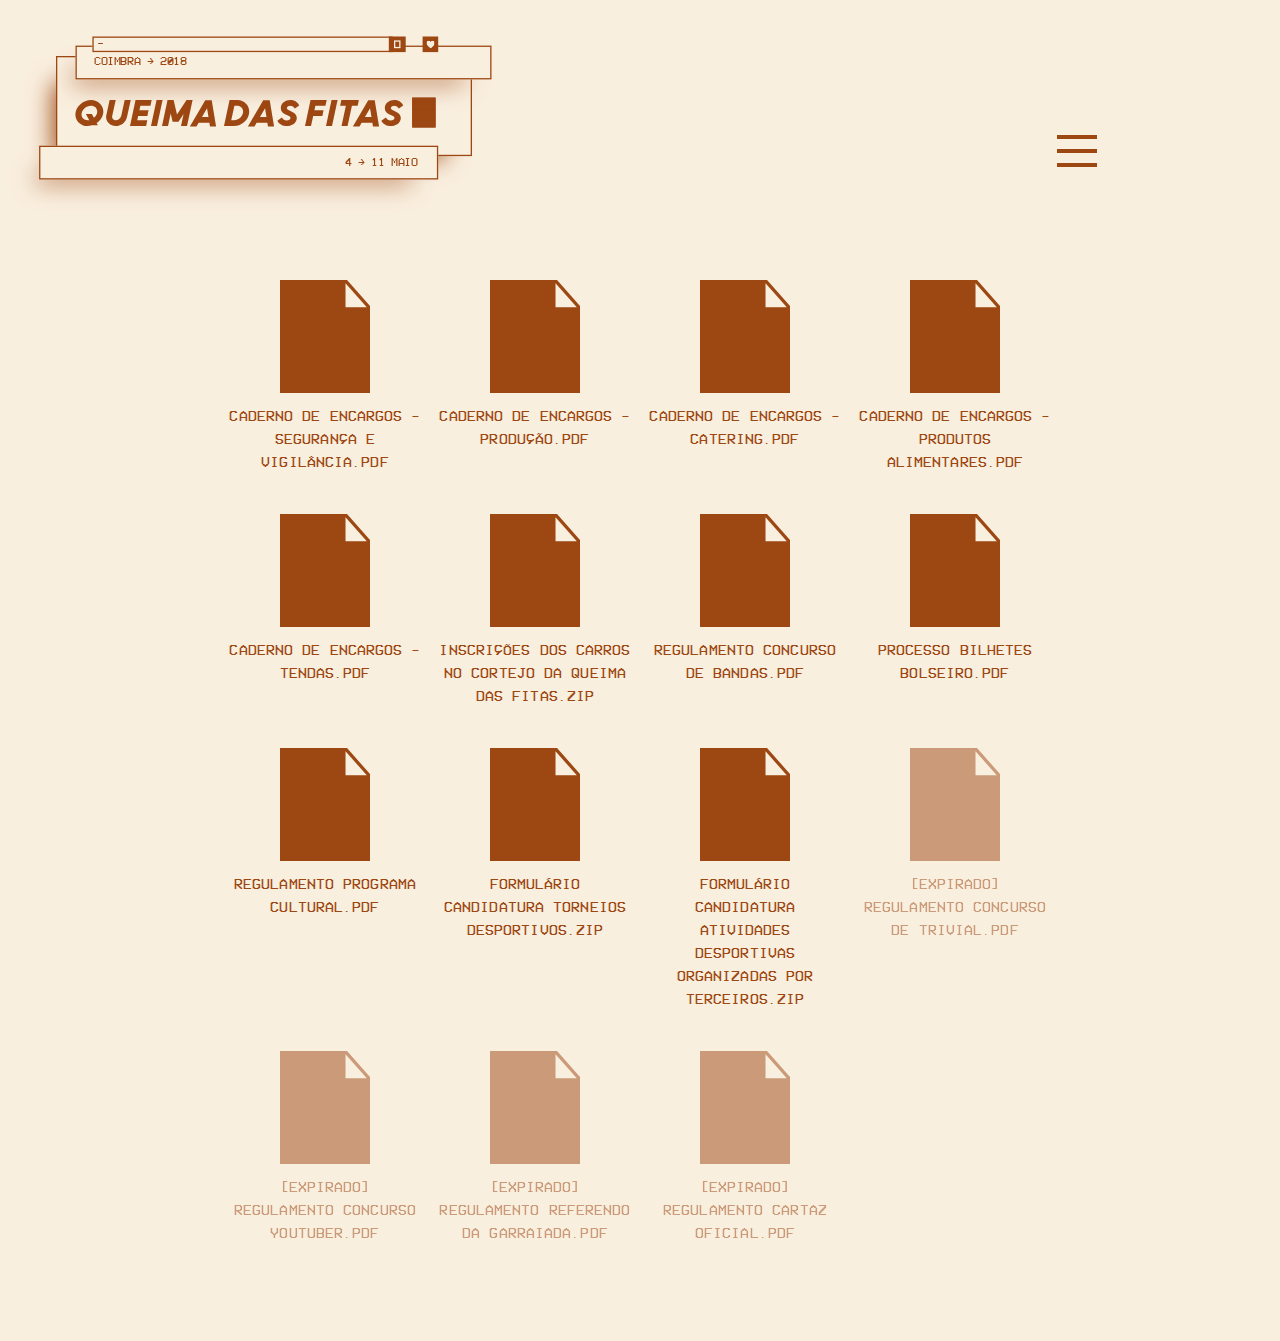
<file: views/documents/index.html>
<!DOCTYPE html>
<html lang="en" dir="ltr">
  <head>
    <meta charset="utf-8">

    <title>Queima das Fitas 2018</title>

    <meta http-equiv="X-UA-Compatible" content="IE=edge,chrome=1">
    <meta name="viewport" content="width=device-width, initial-scale=1, user-scalable=no">

    <link rel="stylesheet" type="text/css" href="../../assets/stylesheets/application.css">

    <link rel="shortcut icon" href="../../assets/resources/favicon.ico" type="image/x-icon">
    <link rel="icon" href="../../assets/resources/favicon.ico" type="image/x-icon">

    <!-- Facebook Pixel Code -->
    <script>
    !function(f,b,e,v,n,t,s)
    {if(f.fbq)return;n=f.fbq=function(){n.callMethod?
    n.callMethod.apply(n,arguments):n.queue.push(arguments)};
    if(!f._fbq)f._fbq=n;n.push=n;n.loaded=!0;n.version='2.0';
    n.queue=[];t=b.createElement(e);t.async=!0;
    t.src=v;s=b.getElementsByTagName(e)[0];
    s.parentNode.insertBefore(t,s)}(window,document,'script',
    'https://connect.facebook.net/en_US/fbevents.js');
     fbq('init', '453628975056346');
    fbq('track', 'PageView');
    </script>
    <noscript>
     <img height="1" width="1"
    src="https://www.facebook.com/tr?id=453628975056346&ev=PageView
    &noscript=1"/>
    </noscript>
    <!-- End Facebook Pixel Code -->

    <script src="https://ajax.googleapis.com/ajax/libs/jquery/3.3.1/jquery.min.js"></script>

    <meta property="og:title" content="Queima das Fitas 2018" />
    <meta property="og:image" content="https://scontent.fopo2-2.fna.fbcdn.net/v/t31.0-8/27356105_947907725358570_6811444980122334731_o.jpg?oh=0916ba820d976c1de90a70575e3cf09a&oe=5AE5B209" />
    <meta property="og:description" content="A melhor semana do teu ano está a chegar. Já te estás a preparar? Pois, não vais querer ficar na cama. Não faças fitas e marca já na tua agenda nos dias 4 a 11 de Maio!" />
  </head>
  <body>
    <a class="logo logo-home" href="../../">
      <div class="title">
        <h1>QUEIMA DAS FITAS</h1>
        <div class="blink"></div>
      </div>
      <div class="place">
        COIMBRA → 2018
      </div>
      <div class="when">
        4 → 11 MAIO
      </div>
      <div class="top">
        -
      </div>
      <div class="square"><div class="inner-square"></div></div>
      <div class="heart">
        <svg xmlns="http://www.w3.org/2000/svg" viewBox="0 0 10.39 9.56">
          <g><g><path d="M5.16,1.69A2.72,2.72,0,0,1,7.66,0a2.88,2.88,0,0,1,2.72,2.81,2.79,2.79,0,0,1-.09,1.06A4.7,4.7,0,0,1,8.85,6.27L5.16,9.56,1.54,6.27A4.7,4.7,0,0,1,.1,3.88,2.81,2.81,0,0,1,0,2.81,2.88,2.88,0,0,1,2.73,0,2.63,2.63,0,0,1,5.16,1.69Zm.09-.18"></g></g>
        </svg>
      </div>
    </a>
    <a href="../../">
      <svg xmlns="http://www.w3.org/2000/svg" viewBox="0 0 319 296.95" class="logo-square">
        <defs>
          <style>.cls-1{fill:#fbf5c6;}.cls-2{fill:#c80a5a;}.cls-3{fill:#fcf8d6;}</style>
        </defs>
        <g id="Layer_2" data-name="Layer 2"><g id="Layer_7" data-name="Layer 7">
          <g id="_Rectangle_" data-name="&lt;Rectangle&gt;">
            <rect class="cls-1" x="23.98" y="33.89" width="258.5" height="244.17"/>
            <path class="cls-2" d="M281,35.39V276.56H25.48V35.39H281m3-3H22.48V279.56H284V32.39Z"/>
          </g>
          <g id="_Group_" data-name="&lt;Group&gt;">
            <path class="cls-2" d="M87,122l1.62,3.2h-8a20.68,20.68,0,0,1-6.45,1A16.29,16.29,0,0,1,58,109.93c0-11.6,10.22-21.15,21.68-21.15a16.54,16.54,0,0,1,16.52,16.28A21,21,0,0,1,87,122Zm-7.64-25.4c-6.78,0-13,6.54-13,13.27a8.15,8.15,0,0,0,8.4,8.5,11.07,11.07,0,0,0,2.2-.19l-4.68-9.26H80.4l2.91,5.82a13.4,13.4,0,0,0,4.49-9.6A8.2,8.2,0,0,0,79.35,96.61Z"/>
            <path class="cls-2" d="M133.11,89.4l-5,23.3c-1.67,7.93-7.64,13.27-15.56,13.27-7.11,0-13.13-5.54-13.13-12.37a10.89,10.89,0,0,1,.29-2.44l4.58-21.77h8.26l-4.73,22.2a5.49,5.49,0,0,0-.19,1.48,4.88,4.88,0,0,0,5,5.11c3.29,0,6.73-2.86,7.54-6.59l4.73-22.2Z"/>
            <path class="cls-2" d="M160.8,89.4l-1.67,7.88H145.38L144,103.44H156.6l-1.67,7.78H142.37l-1.29,6.16h13.75l-1.62,7.83h-22l7.59-35.81Z"/>
            <path class="cls-2" d="M174.22,89.4l-7.59,35.81h-8.21L166,89.4Z"/>
            <path class="cls-2" d="M214.08,89.4l-7.59,35.81h-8.21l3.53-16.66-7,10.65h-8L184.2,108l-3.68,17.19h-8.21L179.9,89.4h8.26l4.63,19.81L205.87,89.4Z"/>
            <path class="cls-2" d="M245.07,125.21h-8.31l-.81-5.06H221.24l-3,5.06h-9l21-35.81h8.83Zm-10.36-12.84-2-12-7,12Z"/>
            <path class="cls-2" d="M69.42,173.55H56.05l7.59-35.81h11a16,16,0,0,1,15.9,15.71C90.52,164.57,80.35,173.55,69.42,173.55ZM74,145.62H70.23l-4.3,20.1h3.77c6.3,0,12.46-5.78,12.46-12.17A7.76,7.76,0,0,0,74,145.62Z"/>
            <path class="cls-2" d="M123.85,173.55h-8.31l-.81-5.06H100l-3,5.06h-9l21-35.81h8.83ZM113.49,160.7l-2-12-7,12Z"/>
            <path class="cls-2" d="M151.11,149.24c-1.34-2.58-3.44-4.44-6.54-4.44-2.34,0-4.39,1.34-4.39,3.82,0,4.06,13.61,4.63,13.61,14.42,0,7.07-6.68,11.41-13.65,11.41-5.06,0-10.41-2.24-12.94-7.35l6.16-4.77c1.48,2.58,3.53,4.49,6.73,4.49,2.67,0,5.11-1.43,5.11-4,0-4.3-13.27-4-13.27-14,0-7.69,6.4-11.7,12.89-11.7,5.06,0,10.17,2.48,12.27,7.5Z"/>
            <path class="cls-2" d="M85.65,186.08,84,194H70.23l-1.34,6.16H81.45l-1.67,7.78H67.22l-3,14H56.05l7.59-35.81Z"/>
            <path class="cls-2" d="M99.07,186.08l-7.59,35.81H83.27l7.59-35.81Z"/>
            <path class="cls-2" d="M129,186.08,127.29,194h-7.83l-6,27.93h-8.21L111.2,194h-7.83l1.67-7.88Z"/>
            <path class="cls-2" d="M156.6,221.89h-8.31l-.81-5.06H132.78l-3,5.06h-9l21-35.81h8.83ZM146.24,209l-2-12-7,12Z"/>
            <path class="cls-2" d="M183.86,197.58c-1.34-2.58-3.44-4.44-6.54-4.44-2.34,0-4.39,1.34-4.39,3.82,0,4.06,13.61,4.63,13.61,14.42,0,7.07-6.68,11.41-13.65,11.41-5.06,0-10.41-2.24-12.94-7.35l6.16-4.77c1.48,2.58,3.53,4.49,6.73,4.49,2.67,0,5.11-1.43,5.11-4,0-4.3-13.27-4-13.27-14,0-7.69,6.4-11.7,12.89-11.7,5.06,0,10.17,2.48,12.27,7.5Z"/>
          </g>
          <g id="_Group_2" data-name="&lt;Group&gt;">
            <rect class="cls-2" x="198.53" y="185.18" width="28.92" height="38.29"/>
          </g>
          <g id="_Rectangle_2" data-name="&lt;Rectangle&gt;">
            <rect class="cls-1" x="1.5" y="244.76" width="244.32" height="50.69"/>
            <path class="cls-2" d="M244.32,246.26v47.69H3V246.26H244.32m3-3H0v53.69H247.32V243.26Z"/>
          </g>
          <g id="_Group_3" data-name="&lt;Group&gt;">
            <path class="cls-2" d="M111.23,261.08v-.87H113v7h1.75V269H113v3.5h-1.75V269H106v-3.5h.87v-.87h.87v-.87h.87v-.87h.87V262h.87v-.87Zm0,6.12v-3.5h-.87v.87h-.87v.87h-.87v.87h-.87v.88Z"/>
            <path class="cls-2" d="M134.16,262.83v.87H135v.87h.87v.87h.87v1.75h-.87v.87H135V269h-.87v.87h-.87v.87h-1.75v-.87h.87V269h.87v-.87h.87v-.87H128v-1.75h6.12v-.87h-.87v-.87h-.87v-.87h-.87V262h1.75v.88Z"/>
            <path class="cls-2" d="M155.35,270.7h1.75v1.75h-5.25V270.7h1.75v-7h-1.75V262h.87v-.87h.87v-.87h1.75Z"/>
            <path class="cls-2" d="M166.37,270.7h1.75v1.75h-5.25V270.7h1.75v-7h-1.75V262h.87v-.87h.87v-.87h1.75Z"/>
            <path class="cls-2" d="M184.93,272.45h-1.75V260.21h1.75V262h.87v.88h.87v.87h1.75v-.87h.87V262h.87v-1.75h1.75v12.24h-1.75v-7.87h-.87v.87h-.87v1.75h-1.75v-1.75h-.87v-.87h-.87Z"/>
            <path class="cls-2" d="M196,272.45h-1.75v-8.74h.87v-.87H196V262h.87v-.87h.87v-.87h1.75v.87h.87V262h.87v.88h.87v.87H203v8.74h-1.75V269H196Zm0-5.25h5.25v-2.62h-.87v-.87h-.87v-.87h-1.75v.87h-.87v.87H196Z"/>
            <path class="cls-2" d="M207,272.45V270.7h1.75V262H207v-1.75h5.25V262h-1.75v8.74h1.75v1.75Z"/>
            <path class="cls-2" d="M218,261.08v-.87h5.25v.87h.87V262H225v8.74h-.87v.88h-.87v.87H218v-.87h-.87v-.87h-.87V262h.87v-.87Zm4.37.87h-3.5v.88H218v7h.87v.87h3.5v-.87h.87v-7h-.87Z"/>
          </g>
          <g id="_Rectangle_3" data-name="&lt;Rectangle&gt;">
            <rect class="cls-1" x="59.74" y="14" width="248.1" height="52.2"/>
            <path class="cls-2" d="M306.34,15.5V64.7H61.24V15.5h245.1m3-3H58.24V67.7h251.1V12.5Z"/>
          </g>
          <g id="_Group_4" data-name="&lt;Group&gt;">
            <path class="cls-2" d="M84,50.58h3.5v-.87h.87v-.87h1.75v1.75h-.87v.87h-.87v.87H83.12v-.87h-.87v-.87h-.87V41.84h.87V41h.87v-.87h5.25V41h.87v.87h.87v1.75H88.36v-.87h-.87v-.87H84v.87h-.87v7H84Z"/>
            <path class="cls-2" d="M94.15,41v-.87h5.25V41h.87v.87h.87v8.74h-.87v.87h-.87v.87H94.15v-.87h-.87v-.87H92.4V41.84h.87V41Zm4.37.87H95v.87h-.87v7H95v.87h3.5v-.87h.87v-7h-.87Z"/>
            <path class="cls-2" d="M105.17,52.33V50.58h1.75V41.84h-1.75V40.09h5.25v1.75h-1.75v8.74h1.75v1.75Z"/>
            <path class="cls-2" d="M116.2,52.33h-1.75V40.09h1.75v1.75h.87v.87H118v.87h1.75v-.87h.87v-.87h.87V40.09h1.75V52.33h-1.75V44.46h-.87v.87h-.87v1.75H118V45.33h-.87v-.87h-.87Z"/>
            <path class="cls-2" d="M125.48,52.33V40.09h7V41h.87v.87h.87v3.5h-.87v1.75h.87v3.5h-.87v.87h-.87v.87Zm1.75-7h4.37v-.87h.87V42.71h-.87v-.87h-4.37Zm0,5.25h4.37v-.87h.87V48h-.87v-.87h-4.37Z"/>
            <path class="cls-2" d="M139.13,47.08h-.87v5.25h-1.75V40.09h7V41h.87v.87h.87v3.5h-.87v.87h-.87v.87h-1.75V48h.87v.87h.87v.87h.87v.87h.87v1.75H143.5v-.87h-.87v-.87h-.87v-.87h-.87v-.87H140V48h-.87Zm-.87-5.25v3.5h4.37v-.87h.87V42.71h-.87v-.87Z"/>
            <path class="cls-2" d="M149.29,52.33h-1.75V43.59h.87v-.87h.87v-.87h.87V41H151v-.87h1.75V41h.87v.87h.87v.87h.87v.87h.87v8.74h-1.75v-3.5h-5.25Zm0-5.25h5.25V44.46h-.87v-.87h-.87v-.87H151v.87h-.87v.87h-.87Z"/>
            <path class="cls-2" d="M175.71,42.71v.87h.87v.87h.87v.87h.87v1.75h-.87V48h-.87v.87h-.87v.87h-.87v.87h-1.75v-.87H174v-.87h.87V48h.87v-.87h-6.12V45.33h6.12v-.87h-.87v-.87H174v-.87h-.87v-.87h1.75v.87Z"/>
            <path class="cls-2" d="M193.4,50.58h7v1.75h-8.74V47.08h.87v-.87h.87v-.87h4.37v-.87h.87V42.71h-.87v-.87h-3.5v.87h-.87v.87h-1.75V41.84h.87V41h.87v-.87h5.25V41h.87v.87h.87v3.5h-.87v.87h-.87v.87h-4.37V48h-.87Z"/>
            <path class="cls-2" d="M204.43,41v-.87h5.25V41h.87v.87h.87v8.74h-.87v.87h-.87v.87h-5.25v-.87h-.87v-.87h-.87V41.84h.87V41Zm.87,6.12v-.87h.87v-.87H207v-.87h.87v-.87h1.75v-.87h-.87v-.87h-3.5v.87h-.87v4.37Zm-.87,1.75v.87h.87v.87h3.5v-.87h.87V45.33h-.87v.87h-.87v.87H207V48h-.87v.87Z"/>
            <path class="cls-2" d="M219,50.58h1.75v1.75h-5.25V50.58h1.75v-7h-1.75V41.84h.87V41h.87v-.87H219Z"/>
            <path class="cls-2" d="M231.73,51.45v.87h-5.25v-.87h-.87v-.87h-.87v-3.5h.87V45.33h-.87v-3.5h.87V41h.87v-.87h5.25V41h.87v.87h.87v3.5h-.87v1.75h.87v3.5h-.87v.87Zm-.87-9.62h-3.5v.87h-.87v1.75h.87v.87h3.5v-.87h.87V42.71h-.87Zm-3.5,8.74h3.5v-.87h.87V48h-.87v-.87h-3.5V48h-.87v1.75h.87Z"/>
          </g>
          <g id="_Rectangle_4" data-name="&lt;Rectangle&gt;">
            <rect class="cls-2" x="251.29" y="2.49" width="22.46" height="21.99"/>
            <path class="cls-2" d="M275.26,26H249.79V1h25.46Zm-22.46-3h19.46V4H252.79Z"/>
          </g>
          <g id="_Group_5" data-name="&lt;Group&gt;">
            <path class="cls-3" d="M268.2,19.47H257V8.26H268.2Zm-8.21-3h5.21V11.26H260Z"/>
          </g>
          <g id="_Rectangle_5" data-name="&lt;Rectangle&gt;">
            <rect class="cls-2" x="295.04" y="1.5" width="22.46" height="21.99"/>
            <path class="cls-2" d="M319,25H293.54V0H319Zm-22.46-3H316V3H296.54Z"/>
          </g>
          <g id="_Group_6" data-name="&lt;Group&gt;">
            <path class="cls-3" d="M306.35,9.7a3.33,3.33,0,0,1,3.05-2.07,3.53,3.53,0,0,1,3.33,3.45,3.42,3.42,0,0,1-.11,1.3,5.76,5.76,0,0,1-1.76,2.93l-4.52,4-4.44-4a5.76,5.76,0,0,1-1.76-2.93,3.44,3.44,0,0,1-.11-1.3,3.53,3.53,0,0,1,3.33-3.45,3.23,3.23,0,0,1,3,2.07Zm.11-.22"/>
          </g>
          <g id="_Rectangle_6" data-name="&lt;Rectangle&gt;">
            <rect class="cls-1" x="80.5" y="2.49" width="171.24" height="21.99"/>
            <path class="cls-2" d="M253.23,26H79V1H253.23ZM82,23H250.23V4H82Z"/>
          </g>
          <g id="_Group_7" data-name="&lt;Group&gt;">
            <g id="_Group_8" data-name="&lt;Group&gt;">
              <rect class="cls-2" x="88.56" y="11" width="15.88" height="3"/>
            </g>
          </g>
        </g>
      </g>
    </svg>
    </a>
    <div class="nav-button">
      <div></div>
      <div></div>
      <div></div>
    </div>
    <div class="navbar">
      <nav>
        <div><a href="../poster/">CARTAZ</a></div>
        <div><a href="../history/">HISTÓRIA</a></div>
        <div></div>
        <div><a href="../tickets/">BILHETES</a></div>
        <div><a href="../calendar/">CALENDÁRIO</a></div>
        <div><a href="../news/">NOTÍCIAS</a></div>
        <div><a href="../documents/">DOCUMENTOS</a></div>
        <div><a href="../contacts/">CONTACTOS</a></div>
        <div><a href="../partners/">PARCEIROS</a></div>
      </nav>
    </div>

    <main>
      <div class="doc-grid">
        <a class="doc" href="../../assets/resources/Caderno-de-Encargos_Seguranca.pdf">
          <svg xmlns="http://www.w3.org/2000/svg" viewBox="0 0 92.16 115.67"><g><g><path d="M68.65,0H0V115.67H92.16v-89ZM67.09,28V3.31L88.87,28Z"></g></g></svg>
          <p>CADERNO DE ENCARGOS - SEGURANÇA E VIGILÂNCIA.PDF</p>
        </a>
        <a class="doc" href="../../assets/resources/Caderno-de-Encargos_Producao.pdf">
          <svg xmlns="http://www.w3.org/2000/svg" viewBox="0 0 92.16 115.67"><g><g><path d="M68.65,0H0V115.67H92.16v-89ZM67.09,28V3.31L88.87,28Z"></g></g></svg>
          <p>CADERNO DE ENCARGOS - PRODUÇÃO.PDF</p>
        </a>
        <a class="doc" href="../../assets/resources/Caderno_de_Encargos_Catering.pdf">
          <svg xmlns="http://www.w3.org/2000/svg" viewBox="0 0 92.16 115.67"><g><g><path d="M68.65,0H0V115.67H92.16v-89ZM67.09,28V3.31L88.87,28Z"></g></g></svg>
          <p>CADERNO DE ENCARGOS - CATERING.PDF</p>
        </a>
        <a class="doc" href="../../assets/resources/Caderno_de_Encargos_Produtos_Alimentares.pdf">
          <svg xmlns="http://www.w3.org/2000/svg" viewBox="0 0 92.16 115.67"><g><g><path d="M68.65,0H0V115.67H92.16v-89ZM67.09,28V3.31L88.87,28Z"></g></g></svg>
          <p>CADERNO DE ENCARGOS - PRODUTOS ALIMENTARES.PDF</p>
        </a>
        <a class="doc" href="../../assets/resources/Caderno_de_Encargos_Tendas.pdf">
          <svg xmlns="http://www.w3.org/2000/svg" viewBox="0 0 92.16 115.67"><g><g><path d="M68.65,0H0V115.67H92.16v-89ZM67.09,28V3.31L88.87,28Z"></g></g></svg>
          <p>CADERNO DE ENCARGOS - TENDAS.PDF</p>
        </a>
        <a class="doc" href="../../assets/resources/Regulamento-Inscricao-Cortejo-2018.zip">
            <svg xmlns="http://www.w3.org/2000/svg" viewBox="0 0 92.16 115.67"><g><g><path d="M68.65,0H0V115.67H92.16v-89ZM67.09,28V3.31L88.87,28Z"></g></g></svg>
            <p>INSCRIÇÕES DOS CARROS NO CORTEJO DA QUEIMA DAS FITAS.ZIP</p>
        </a>
        <a class="doc" href="../../assets/resources/RegulamentoConcursoBandas.pdf">
          <svg xmlns="http://www.w3.org/2000/svg" viewBox="0 0 92.16 115.67"><g><g><path d="M68.65,0H0V115.67H92.16v-89ZM67.09,28V3.31L88.87,28Z"></g></g></svg>
          <p>REGULAMENTO CONCURSO DE BANDAS.PDF</p>
        </a>
        <a class="doc" href="../../assets/resources/bolseiros-doc.pdf">
          <svg xmlns="http://www.w3.org/2000/svg" viewBox="0 0 92.16 115.67"><g><g><path d="M68.65,0H0V115.67H92.16v-89ZM67.09,28V3.31L88.87,28Z"></g></g></svg>
          <p>PROCESSO BILHETES BOLSEIRO.PDF</p>
        </a>
        <a class="doc" href="../../assets/resources/Regulamento_Programa-Cultural.pdf">
          <svg xmlns="http://www.w3.org/2000/svg" viewBox="0 0 92.16 115.67"><g><g><path d="M68.65,0H0V115.67H92.16v-89ZM67.09,28V3.31L88.87,28Z"></g></g></svg>
          <p>REGULAMENTO PROGRAMA CULTURAL.PDF</p>
        </a>
        <a class="doc" href="../../assets/resources/Regulamento_Programa_DesportivoQF18.zip">
          <svg xmlns="http://www.w3.org/2000/svg" viewBox="0 0 92.16 115.67"><g><g><path d="M68.65,0H0V115.67H92.16v-89ZM67.09,28V3.31L88.87,28Z"></g></g></svg>
          <p>FORMULÁRIO CANDIDATURA TORNEIOS DESPORTIVOS.ZIP</p>
        </a>
        <a class="doc" href="../../assets/resources/Formulario-candidatura-Actividades-Desportivas_QF18_terceiros.zip">
          <svg xmlns="http://www.w3.org/2000/svg" viewBox="0 0 92.16 115.67"><g><g><path d="M68.65,0H0V115.67H92.16v-89ZM67.09,28V3.31L88.87,28Z"></g></g></svg>
          <p>FORMULÁRIO CANDIDATURA ATIVIDADES DESPORTIVAS ORGANIZADAS POR TERCEIROS.ZIP</p>
        </a>
        <a class="doc outdated" href="../../assets/resources/RegulamentoRegras-Trivial.pdf">
          <svg xmlns="http://www.w3.org/2000/svg" viewBox="0 0 92.16 115.67"><g><g><path d="M68.65,0H0V115.67H92.16v-89ZM67.09,28V3.31L88.87,28Z"></g></g></svg>
          <p>[EXPIRADO] REGULAMENTO CONCURSO DE TRIVIAL.PDF</p>
        </a>
        <a class="doc outdated" href="../../assets/resources/Regulamento-youtuber2018.pdf">
          <svg xmlns="http://www.w3.org/2000/svg" viewBox="0 0 92.16 115.67"><g><g><path d="M68.65,0H0V115.67H92.16v-89ZM67.09,28V3.31L88.87,28Z"></g></g></svg>
            <p>[EXPIRADO] REGULAMENTO CONCURSO YOUTUBER.PDF</p>
        </a>
        <a class="doc outdated" href="../../assets/resources/RegulamentoReferendo-Garraiada.pdf">
          <svg xmlns="http://www.w3.org/2000/svg" viewBox="0 0 92.16 115.67"><g><g><path d="M68.65,0H0V115.67H92.16v-89ZM67.09,28V3.31L88.87,28Z"></g></g></svg>
            <p>[EXPIRADO] REGULAMENTO REFERENDO DA GARRAIADA.PDF</p>
        </a>
        <a class="doc outdated" href="../../assets/resources/Regulamento_Cartaz.pdf">
          <svg xmlns="http://www.w3.org/2000/svg" viewBox="0 0 92.16 115.67"><g><g><path d="M68.65,0H0V115.67H92.16v-89ZM67.09,28V3.31L88.87,28Z"></g></g></svg>
          <p>[EXPIRADO] REGULAMENTO CARTAZ OFICIAL.PDF</p>
        </a>
      </div>
    </main>

    <script src="../../assets/javascript/nav.js"></script>
  </body>
</html>
</file>
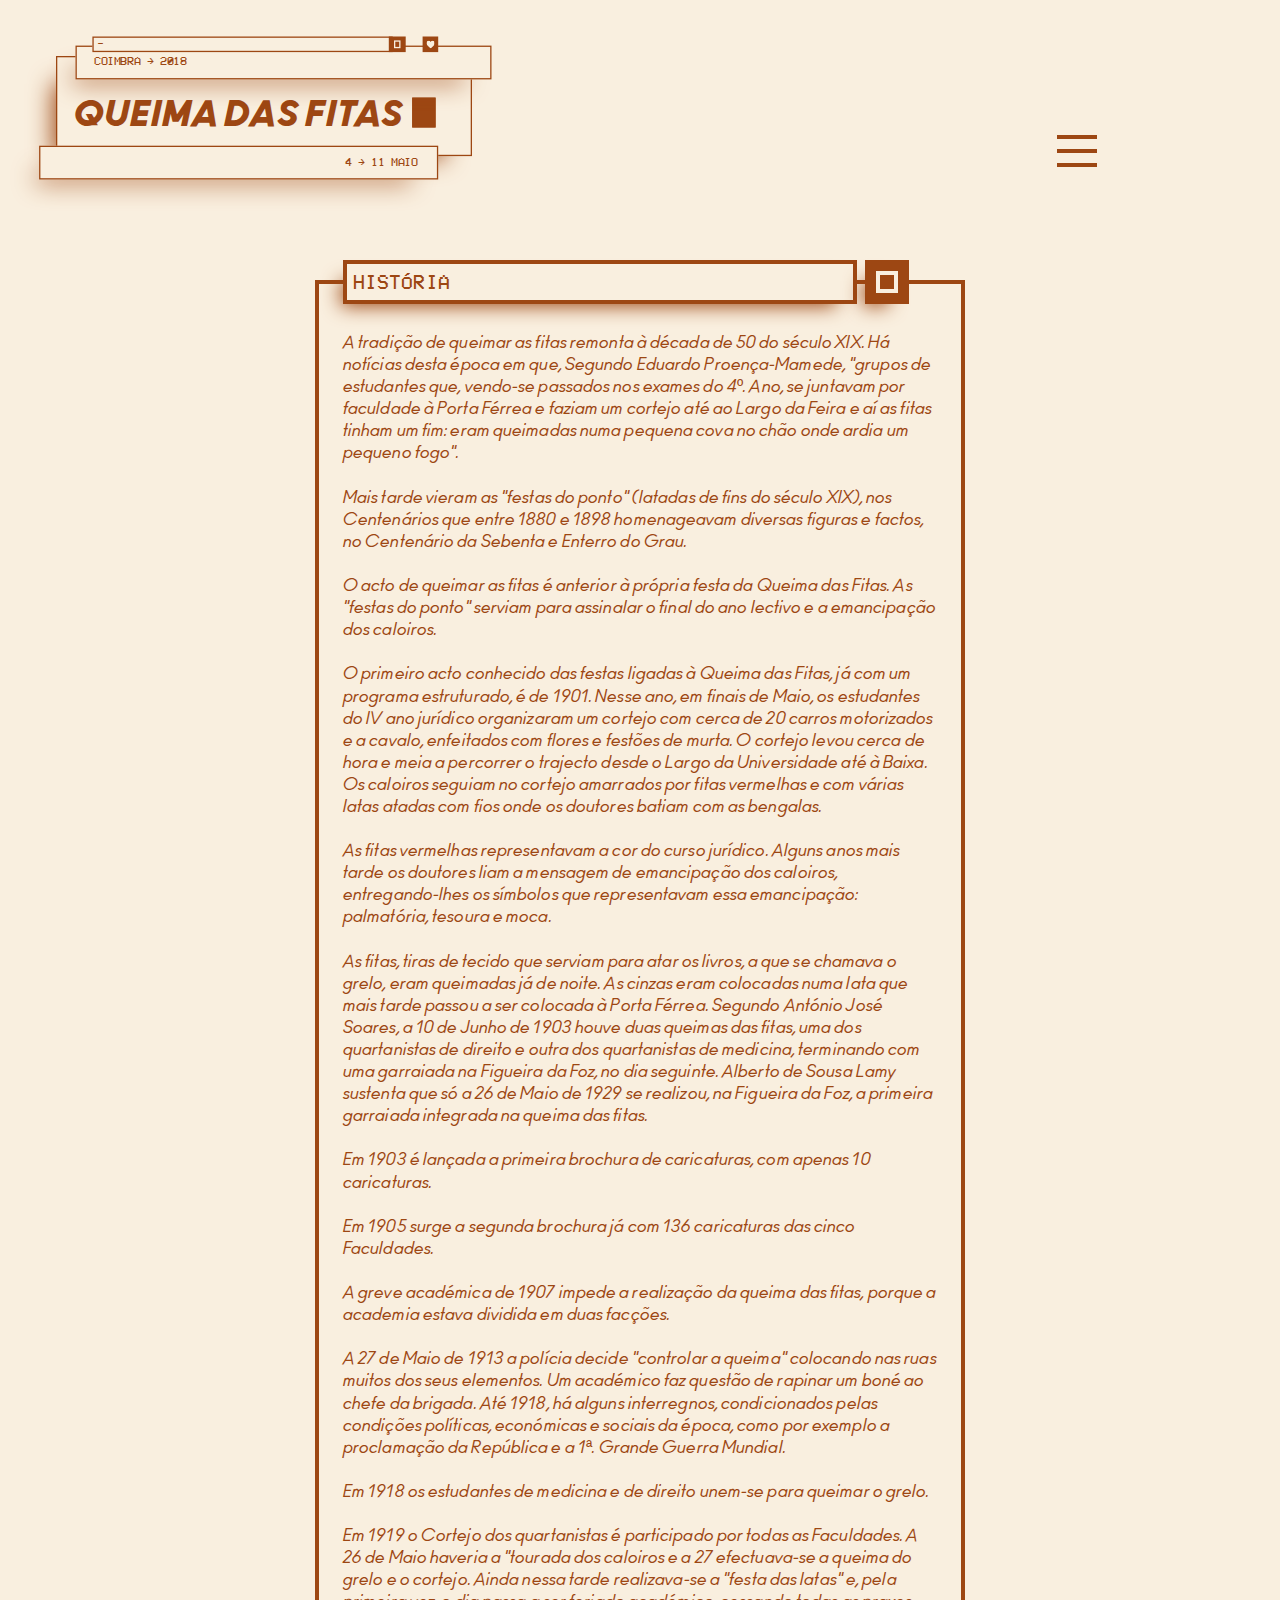
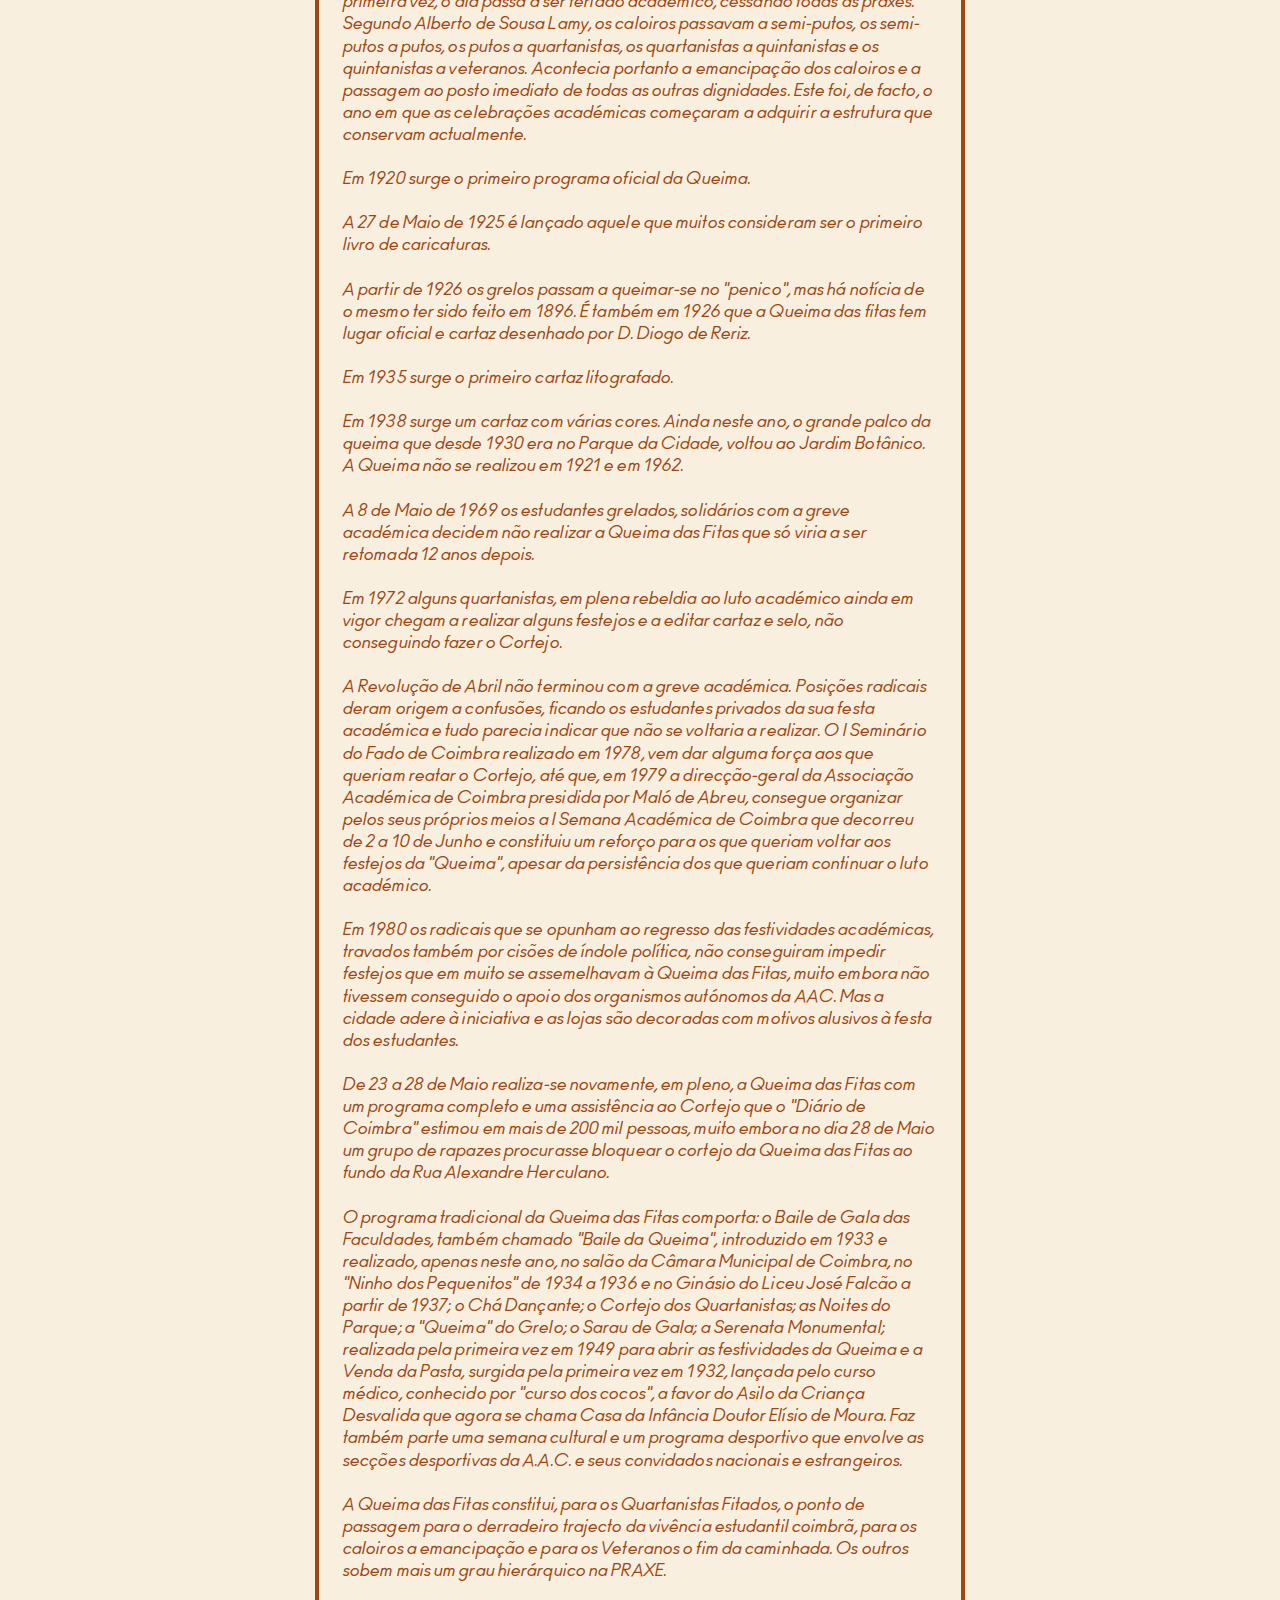
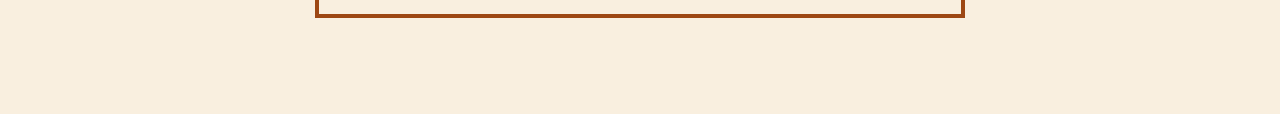
<file: views/history/index.html>
<!DOCTYPE html>
<html lang="en" dir="ltr">
  <head>
    <meta charset="utf-8">

    <title>Queima das Fitas 2018</title>

    <meta http-equiv="X-UA-Compatible" content="IE=edge,chrome=1">
    <meta name="viewport" content="width=device-width, initial-scale=1, user-scalable=no">

    <link rel="stylesheet" type="text/css" href="../../assets/stylesheets/application.css">

    <link rel="shortcut icon" href="../../assets/resources/favicon.ico" type="image/x-icon">
    <link rel="icon" href="../../assets/resources/favicon.ico" type="image/x-icon">

    <!-- Facebook Pixel Code -->
    <script>
    !function(f,b,e,v,n,t,s)
    {if(f.fbq)return;n=f.fbq=function(){n.callMethod?
    n.callMethod.apply(n,arguments):n.queue.push(arguments)};
    if(!f._fbq)f._fbq=n;n.push=n;n.loaded=!0;n.version='2.0';
    n.queue=[];t=b.createElement(e);t.async=!0;
    t.src=v;s=b.getElementsByTagName(e)[0];
    s.parentNode.insertBefore(t,s)}(window,document,'script',
    'https://connect.facebook.net/en_US/fbevents.js');
     fbq('init', '453628975056346');
    fbq('track', 'PageView');
    </script>
    <noscript>
     <img height="1" width="1"
    src="https://www.facebook.com/tr?id=453628975056346&ev=PageView
    &noscript=1"/>
    </noscript>
    <!-- End Facebook Pixel Code -->

    <script src="https://ajax.googleapis.com/ajax/libs/jquery/3.3.1/jquery.min.js"></script>

    <meta property="og:title" content="Queima das Fitas 2018" />
    <meta property="og:image" content="https://scontent.fopo2-2.fna.fbcdn.net/v/t31.0-8/27356105_947907725358570_6811444980122334731_o.jpg?oh=0916ba820d976c1de90a70575e3cf09a&oe=5AE5B209" />
    <meta property="og:description" content="A melhor semana do teu ano está a chegar. Já te estás a preparar? Pois, não vais querer ficar na cama. Não faças fitas e marca já na tua agenda nos dias 4 a 11 de Maio!" />
  </head>
  <body>
    <a class="logo logo-home" href="../../">
      <div class="title">
        <h1>QUEIMA DAS FITAS</h1>
        <div class="blink"></div>
      </div>
      <div class="place">
        COIMBRA → 2018
      </div>
      <div class="when">
        4 → 11 MAIO
      </div>
      <div class="top">
        -
      </div>
      <div class="square"><div class="inner-square"></div></div>
      <div class="heart">
        <svg xmlns="http://www.w3.org/2000/svg" viewBox="0 0 10.39 9.56">
          <g><g><path d="M5.16,1.69A2.72,2.72,0,0,1,7.66,0a2.88,2.88,0,0,1,2.72,2.81,2.79,2.79,0,0,1-.09,1.06A4.7,4.7,0,0,1,8.85,6.27L5.16,9.56,1.54,6.27A4.7,4.7,0,0,1,.1,3.88,2.81,2.81,0,0,1,0,2.81,2.88,2.88,0,0,1,2.73,0,2.63,2.63,0,0,1,5.16,1.69Zm.09-.18"></g></g>
        </svg>
      </div>
    </a>
    <a href="../../">
      <svg xmlns="http://www.w3.org/2000/svg" viewBox="0 0 319 296.95" class="logo-square">
        <defs>
          <style>.cls-1{fill:#fbf5c6;}.cls-2{fill:#c80a5a;}.cls-3{fill:#fcf8d6;}</style>
        </defs>
        <g id="Layer_2" data-name="Layer 2"><g id="Layer_7" data-name="Layer 7">
          <g id="_Rectangle_" data-name="&lt;Rectangle&gt;">
            <rect class="cls-1" x="23.98" y="33.89" width="258.5" height="244.17"/>
            <path class="cls-2" d="M281,35.39V276.56H25.48V35.39H281m3-3H22.48V279.56H284V32.39Z"/>
          </g>
          <g id="_Group_" data-name="&lt;Group&gt;">
            <path class="cls-2" d="M87,122l1.62,3.2h-8a20.68,20.68,0,0,1-6.45,1A16.29,16.29,0,0,1,58,109.93c0-11.6,10.22-21.15,21.68-21.15a16.54,16.54,0,0,1,16.52,16.28A21,21,0,0,1,87,122Zm-7.64-25.4c-6.78,0-13,6.54-13,13.27a8.15,8.15,0,0,0,8.4,8.5,11.07,11.07,0,0,0,2.2-.19l-4.68-9.26H80.4l2.91,5.82a13.4,13.4,0,0,0,4.49-9.6A8.2,8.2,0,0,0,79.35,96.61Z"/>
            <path class="cls-2" d="M133.11,89.4l-5,23.3c-1.67,7.93-7.64,13.27-15.56,13.27-7.11,0-13.13-5.54-13.13-12.37a10.89,10.89,0,0,1,.29-2.44l4.58-21.77h8.26l-4.73,22.2a5.49,5.49,0,0,0-.19,1.48,4.88,4.88,0,0,0,5,5.11c3.29,0,6.73-2.86,7.54-6.59l4.73-22.2Z"/>
            <path class="cls-2" d="M160.8,89.4l-1.67,7.88H145.38L144,103.44H156.6l-1.67,7.78H142.37l-1.29,6.16h13.75l-1.62,7.83h-22l7.59-35.81Z"/>
            <path class="cls-2" d="M174.22,89.4l-7.59,35.81h-8.21L166,89.4Z"/>
            <path class="cls-2" d="M214.08,89.4l-7.59,35.81h-8.21l3.53-16.66-7,10.65h-8L184.2,108l-3.68,17.19h-8.21L179.9,89.4h8.26l4.63,19.81L205.87,89.4Z"/>
            <path class="cls-2" d="M245.07,125.21h-8.31l-.81-5.06H221.24l-3,5.06h-9l21-35.81h8.83Zm-10.36-12.84-2-12-7,12Z"/>
            <path class="cls-2" d="M69.42,173.55H56.05l7.59-35.81h11a16,16,0,0,1,15.9,15.71C90.52,164.57,80.35,173.55,69.42,173.55ZM74,145.62H70.23l-4.3,20.1h3.77c6.3,0,12.46-5.78,12.46-12.17A7.76,7.76,0,0,0,74,145.62Z"/>
            <path class="cls-2" d="M123.85,173.55h-8.31l-.81-5.06H100l-3,5.06h-9l21-35.81h8.83ZM113.49,160.7l-2-12-7,12Z"/>
            <path class="cls-2" d="M151.11,149.24c-1.34-2.58-3.44-4.44-6.54-4.44-2.34,0-4.39,1.34-4.39,3.82,0,4.06,13.61,4.63,13.61,14.42,0,7.07-6.68,11.41-13.65,11.41-5.06,0-10.41-2.24-12.94-7.35l6.16-4.77c1.48,2.58,3.53,4.49,6.73,4.49,2.67,0,5.11-1.43,5.11-4,0-4.3-13.27-4-13.27-14,0-7.69,6.4-11.7,12.89-11.7,5.06,0,10.17,2.48,12.27,7.5Z"/>
            <path class="cls-2" d="M85.65,186.08,84,194H70.23l-1.34,6.16H81.45l-1.67,7.78H67.22l-3,14H56.05l7.59-35.81Z"/>
            <path class="cls-2" d="M99.07,186.08l-7.59,35.81H83.27l7.59-35.81Z"/>
            <path class="cls-2" d="M129,186.08,127.29,194h-7.83l-6,27.93h-8.21L111.2,194h-7.83l1.67-7.88Z"/>
            <path class="cls-2" d="M156.6,221.89h-8.31l-.81-5.06H132.78l-3,5.06h-9l21-35.81h8.83ZM146.24,209l-2-12-7,12Z"/>
            <path class="cls-2" d="M183.86,197.58c-1.34-2.58-3.44-4.44-6.54-4.44-2.34,0-4.39,1.34-4.39,3.82,0,4.06,13.61,4.63,13.61,14.42,0,7.07-6.68,11.41-13.65,11.41-5.06,0-10.41-2.24-12.94-7.35l6.16-4.77c1.48,2.58,3.53,4.49,6.73,4.49,2.67,0,5.11-1.43,5.11-4,0-4.3-13.27-4-13.27-14,0-7.69,6.4-11.7,12.89-11.7,5.06,0,10.17,2.48,12.27,7.5Z"/>
          </g>
          <g id="_Group_2" data-name="&lt;Group&gt;">
            <rect class="cls-2" x="198.53" y="185.18" width="28.92" height="38.29"/>
          </g>
          <g id="_Rectangle_2" data-name="&lt;Rectangle&gt;">
            <rect class="cls-1" x="1.5" y="244.76" width="244.32" height="50.69"/>
            <path class="cls-2" d="M244.32,246.26v47.69H3V246.26H244.32m3-3H0v53.69H247.32V243.26Z"/>
          </g>
          <g id="_Group_3" data-name="&lt;Group&gt;">
            <path class="cls-2" d="M111.23,261.08v-.87H113v7h1.75V269H113v3.5h-1.75V269H106v-3.5h.87v-.87h.87v-.87h.87v-.87h.87V262h.87v-.87Zm0,6.12v-3.5h-.87v.87h-.87v.87h-.87v.87h-.87v.88Z"/>
            <path class="cls-2" d="M134.16,262.83v.87H135v.87h.87v.87h.87v1.75h-.87v.87H135V269h-.87v.87h-.87v.87h-1.75v-.87h.87V269h.87v-.87h.87v-.87H128v-1.75h6.12v-.87h-.87v-.87h-.87v-.87h-.87V262h1.75v.88Z"/>
            <path class="cls-2" d="M155.35,270.7h1.75v1.75h-5.25V270.7h1.75v-7h-1.75V262h.87v-.87h.87v-.87h1.75Z"/>
            <path class="cls-2" d="M166.37,270.7h1.75v1.75h-5.25V270.7h1.75v-7h-1.75V262h.87v-.87h.87v-.87h1.75Z"/>
            <path class="cls-2" d="M184.93,272.45h-1.75V260.21h1.75V262h.87v.88h.87v.87h1.75v-.87h.87V262h.87v-1.75h1.75v12.24h-1.75v-7.87h-.87v.87h-.87v1.75h-1.75v-1.75h-.87v-.87h-.87Z"/>
            <path class="cls-2" d="M196,272.45h-1.75v-8.74h.87v-.87H196V262h.87v-.87h.87v-.87h1.75v.87h.87V262h.87v.88h.87v.87H203v8.74h-1.75V269H196Zm0-5.25h5.25v-2.62h-.87v-.87h-.87v-.87h-1.75v.87h-.87v.87H196Z"/>
            <path class="cls-2" d="M207,272.45V270.7h1.75V262H207v-1.75h5.25V262h-1.75v8.74h1.75v1.75Z"/>
            <path class="cls-2" d="M218,261.08v-.87h5.25v.87h.87V262H225v8.74h-.87v.88h-.87v.87H218v-.87h-.87v-.87h-.87V262h.87v-.87Zm4.37.87h-3.5v.88H218v7h.87v.87h3.5v-.87h.87v-7h-.87Z"/>
          </g>
          <g id="_Rectangle_3" data-name="&lt;Rectangle&gt;">
            <rect class="cls-1" x="59.74" y="14" width="248.1" height="52.2"/>
            <path class="cls-2" d="M306.34,15.5V64.7H61.24V15.5h245.1m3-3H58.24V67.7h251.1V12.5Z"/>
          </g>
          <g id="_Group_4" data-name="&lt;Group&gt;">
            <path class="cls-2" d="M84,50.58h3.5v-.87h.87v-.87h1.75v1.75h-.87v.87h-.87v.87H83.12v-.87h-.87v-.87h-.87V41.84h.87V41h.87v-.87h5.25V41h.87v.87h.87v1.75H88.36v-.87h-.87v-.87H84v.87h-.87v7H84Z"/>
            <path class="cls-2" d="M94.15,41v-.87h5.25V41h.87v.87h.87v8.74h-.87v.87h-.87v.87H94.15v-.87h-.87v-.87H92.4V41.84h.87V41Zm4.37.87H95v.87h-.87v7H95v.87h3.5v-.87h.87v-7h-.87Z"/>
            <path class="cls-2" d="M105.17,52.33V50.58h1.75V41.84h-1.75V40.09h5.25v1.75h-1.75v8.74h1.75v1.75Z"/>
            <path class="cls-2" d="M116.2,52.33h-1.75V40.09h1.75v1.75h.87v.87H118v.87h1.75v-.87h.87v-.87h.87V40.09h1.75V52.33h-1.75V44.46h-.87v.87h-.87v1.75H118V45.33h-.87v-.87h-.87Z"/>
            <path class="cls-2" d="M125.48,52.33V40.09h7V41h.87v.87h.87v3.5h-.87v1.75h.87v3.5h-.87v.87h-.87v.87Zm1.75-7h4.37v-.87h.87V42.71h-.87v-.87h-4.37Zm0,5.25h4.37v-.87h.87V48h-.87v-.87h-4.37Z"/>
            <path class="cls-2" d="M139.13,47.08h-.87v5.25h-1.75V40.09h7V41h.87v.87h.87v3.5h-.87v.87h-.87v.87h-1.75V48h.87v.87h.87v.87h.87v.87h.87v1.75H143.5v-.87h-.87v-.87h-.87v-.87h-.87v-.87H140V48h-.87Zm-.87-5.25v3.5h4.37v-.87h.87V42.71h-.87v-.87Z"/>
            <path class="cls-2" d="M149.29,52.33h-1.75V43.59h.87v-.87h.87v-.87h.87V41H151v-.87h1.75V41h.87v.87h.87v.87h.87v.87h.87v8.74h-1.75v-3.5h-5.25Zm0-5.25h5.25V44.46h-.87v-.87h-.87v-.87H151v.87h-.87v.87h-.87Z"/>
            <path class="cls-2" d="M175.71,42.71v.87h.87v.87h.87v.87h.87v1.75h-.87V48h-.87v.87h-.87v.87h-.87v.87h-1.75v-.87H174v-.87h.87V48h.87v-.87h-6.12V45.33h6.12v-.87h-.87v-.87H174v-.87h-.87v-.87h1.75v.87Z"/>
            <path class="cls-2" d="M193.4,50.58h7v1.75h-8.74V47.08h.87v-.87h.87v-.87h4.37v-.87h.87V42.71h-.87v-.87h-3.5v.87h-.87v.87h-1.75V41.84h.87V41h.87v-.87h5.25V41h.87v.87h.87v3.5h-.87v.87h-.87v.87h-4.37V48h-.87Z"/>
            <path class="cls-2" d="M204.43,41v-.87h5.25V41h.87v.87h.87v8.74h-.87v.87h-.87v.87h-5.25v-.87h-.87v-.87h-.87V41.84h.87V41Zm.87,6.12v-.87h.87v-.87H207v-.87h.87v-.87h1.75v-.87h-.87v-.87h-3.5v.87h-.87v4.37Zm-.87,1.75v.87h.87v.87h3.5v-.87h.87V45.33h-.87v.87h-.87v.87H207V48h-.87v.87Z"/>
            <path class="cls-2" d="M219,50.58h1.75v1.75h-5.25V50.58h1.75v-7h-1.75V41.84h.87V41h.87v-.87H219Z"/>
            <path class="cls-2" d="M231.73,51.45v.87h-5.25v-.87h-.87v-.87h-.87v-3.5h.87V45.33h-.87v-3.5h.87V41h.87v-.87h5.25V41h.87v.87h.87v3.5h-.87v1.75h.87v3.5h-.87v.87Zm-.87-9.62h-3.5v.87h-.87v1.75h.87v.87h3.5v-.87h.87V42.71h-.87Zm-3.5,8.74h3.5v-.87h.87V48h-.87v-.87h-3.5V48h-.87v1.75h.87Z"/>
          </g>
          <g id="_Rectangle_4" data-name="&lt;Rectangle&gt;">
            <rect class="cls-2" x="251.29" y="2.49" width="22.46" height="21.99"/>
            <path class="cls-2" d="M275.26,26H249.79V1h25.46Zm-22.46-3h19.46V4H252.79Z"/>
          </g>
          <g id="_Group_5" data-name="&lt;Group&gt;">
            <path class="cls-3" d="M268.2,19.47H257V8.26H268.2Zm-8.21-3h5.21V11.26H260Z"/>
          </g>
          <g id="_Rectangle_5" data-name="&lt;Rectangle&gt;">
            <rect class="cls-2" x="295.04" y="1.5" width="22.46" height="21.99"/>
            <path class="cls-2" d="M319,25H293.54V0H319Zm-22.46-3H316V3H296.54Z"/>
          </g>
          <g id="_Group_6" data-name="&lt;Group&gt;">
            <path class="cls-3" d="M306.35,9.7a3.33,3.33,0,0,1,3.05-2.07,3.53,3.53,0,0,1,3.33,3.45,3.42,3.42,0,0,1-.11,1.3,5.76,5.76,0,0,1-1.76,2.93l-4.52,4-4.44-4a5.76,5.76,0,0,1-1.76-2.93,3.44,3.44,0,0,1-.11-1.3,3.53,3.53,0,0,1,3.33-3.45,3.23,3.23,0,0,1,3,2.07Zm.11-.22"/>
          </g>
          <g id="_Rectangle_6" data-name="&lt;Rectangle&gt;">
            <rect class="cls-1" x="80.5" y="2.49" width="171.24" height="21.99"/>
            <path class="cls-2" d="M253.23,26H79V1H253.23ZM82,23H250.23V4H82Z"/>
          </g>
          <g id="_Group_7" data-name="&lt;Group&gt;">
            <g id="_Group_8" data-name="&lt;Group&gt;">
              <rect class="cls-2" x="88.56" y="11" width="15.88" height="3"/>
            </g>
          </g>
        </g>
      </g>
    </svg>
    </a>
    <div class="nav-button">
      <div></div>
      <div></div>
      <div></div>
    </div>
    <div class="navbar">
      <nav>
        <div><a href="../poster/">CARTAZ</a></div>
        <div><a href="../history/">HISTÓRIA</a></div>
        <div></div>
        <div><a href="../tickets/">BILHETES</a></div>
        <div><a href="../calendar/">CALENDÁRIO</a></div>
        <div><a href="../news/">NOTÍCIAS</a></div>
        <div><a href="../documents/">DOCUMENTOS</a></div>
        <div><a href="../contacts/">CONTACTOS</a></div>
        <div><a href="../partners/">PARCEIROS</a></div>
      </nav>
    </div>

    <main class="history-container">
      <div class="history-container-c">
        <div class="contact-top">
          HISTÓRIA
        </div>
        <div class="square"><div class="inner-square"></div></div>
        A tradição de queimar as fitas remonta à década de 50 do século XIX. Há notícias desta época em que, Segundo Eduardo Proença-Mamede,
         "grupos de estudantes que, vendo-se passados nos exames do 4º. Ano, se juntavam por faculdade à Porta Férrea e faziam um cortejo até
         ao Largo da Feira e aí as fitas tinham um fim: eram queimadas numa pequena cova no chão onde ardia um pequeno fogo".
         <br>
         <br>
         Mais tarde vieram as "festas do ponto" (latadas de fins do século XIX), nos Centenários que entre 1880 e 1898 homenageavam diversas
          figuras e factos, no Centenário da Sebenta e Enterro do Grau.
          <br>
          <br>
          O acto de queimar as fitas é anterior à própria festa da Queima das Fitas. As "festas do ponto" serviam para assinalar o final do
          ano lectivo e a emancipação dos caloiros.
          <br>
          <br>
          O primeiro acto conhecido das festas ligadas à Queima das Fitas, já com um programa estruturado, é de 1901. Nesse ano, em finais de
          Maio, os estudantes do IV ano jurídico organizaram um cortejo com cerca de 20 carros motorizados e a cavalo, enfeitados com flores e
          festões de murta. O cortejo levou cerca de hora e meia a percorrer o trajecto desde o Largo da Universidade até à Baixa. Os caloiros
          seguiam no cortejo amarrados por fitas vermelhas e com várias latas atadas com fios onde os doutores batiam com as bengalas.
          <br>
          <br>
          As fitas vermelhas representavam a cor do curso jurídico. Alguns anos mais tarde os doutores liam a mensagem de emancipação dos caloiros,
           entregando-lhes os símbolos que representavam essa emancipação: palmatória, tesoura e moca.
           <br>
           <br>
           As fitas, tiras de tecido que serviam para atar os livros, a que se chamava o grelo, eram queimadas já de noite. As cinzas eram
           colocadas numa lata que mais tarde passou a ser colocada à Porta Férrea. Segundo António José Soares, a 10 de Junho de 1903 houve
           duas queimas das fitas, uma dos quartanistas de direito e outra dos quartanistas de medicina, terminando com uma garraiada na
           Figueira da Foz, no dia seguinte. Alberto de Sousa Lamy sustenta que só a 26 de Maio de 1929 se realizou, na Figueira da Foz,
           a primeira garraiada integrada na queima das fitas.
           <br>
           <br>
           Em 1903 é lançada a primeira brochura de caricaturas, com apenas 10 caricaturas.
           <br>
           <br>
           Em 1905 surge a segunda brochura já com 136 caricaturas das cinco Faculdades.
           <br>
           <br>
           A greve académica de 1907 impede a realização da queima das fitas, porque a academia estava dividida em duas facções.
           <br>
           <br>
           A 27 de Maio de 1913 a polícia decide "controlar a queima" colocando nas ruas muitos dos seus elementos. Um académico faz questão de
           rapinar um boné ao chefe da brigada. Até 1918, há alguns interregnos, condicionados pelas condições políticas, económicas e sociais da
           época, como por exemplo a proclamação da República e a 1ª. Grande Guerra Mundial.
           <br>
           <br>
           Em 1918 os estudantes de medicina e de direito unem-se para queimar o grelo.
           <br>
           <br>
           Em 1919 o Cortejo dos quartanistas é participado por todas as Faculdades. A 26 de Maio haveria a "tourada dos caloiros e a 27
           efectuava-se a queima do grelo e o cortejo. Ainda nessa tarde realizava-se a "festa das latas" e, pela primeira vez, o dia passa a ser
           feriado académico, cessando todas as praxes. Segundo Alberto de Sousa Lamy, os caloiros passavam a semi-putos, os semi-putos a putos,
           os putos a quartanistas, os quartanistas a quintanistas e os quintanistas a veteranos. Acontecia portanto a emancipação dos caloiros e
           a passagem ao posto imediato de todas as outras dignidades. Este foi, de facto, o ano em que as celebrações académicas começaram a
           adquirir a estrutura que conservam actualmente.
           <br>
           <br>
           Em 1920 surge o primeiro programa oficial da Queima.
           <br>
           <br>
           A 27 de Maio de 1925 é lançado aquele que muitos consideram ser o primeiro livro de caricaturas.
           <br>
           <br>
           A partir de 1926 os grelos passam a queimar-se no "penico", mas há notícia de o mesmo ter sido feito em 1896. É também em 1926 que a
           Queima das fitas tem lugar oficial e cartaz desenhado por D. Diogo de Reriz.
           <br>
           <br>
           Em 1935 surge o primeiro cartaz litografado.
           <br>
           <br>
           Em 1938 surge um cartaz com várias cores. Ainda neste ano, o grande palco da queima que desde 1930 era no Parque da Cidade, voltou ao
           Jardim Botânico. A Queima não se realizou em 1921 e em 1962.
           <br>
           <br>
           A 8 de Maio de 1969 os estudantes grelados, solidários com a greve académica decidem não realizar a Queima das Fitas que só viria a
           ser retomada 12 anos depois.
           <br>
           <br>
           Em 1972 alguns quartanistas, em plena rebeldia ao luto académico ainda em vigor chegam a realizar alguns festejos e a editar cartaz
           e selo, não conseguindo fazer o Cortejo.
           <br>
           <br>
           A Revolução de Abril não terminou com a greve académica. Posições radicais deram origem a confusões, ficando os estudantes privados
           da sua festa académica e tudo parecia indicar que não se voltaria a realizar. O I Seminário do Fado de Coimbra realizado em 1978,
           vem dar alguma força aos que queriam reatar o Cortejo, até que, em 1979 a direcção-geral da Associação Académica de Coimbra presidida
           por Maló de Abreu, consegue organizar pelos seus próprios meios a I Semana Académica de Coimbra que decorreu de 2 a 10 de Junho e
           constituiu um reforço para os que queriam voltar aos festejos da "Queima", apesar da persistência dos que queriam continuar o luto académico.
           <br>
           <br>
           Em 1980 os radicais que se opunham ao regresso das festividades académicas, travados também por cisões de índole política, não conseguiram
            impedir festejos que em muito se assemelhavam à Queima das Fitas, muito embora não tivessem conseguido o apoio dos organismos autónomos
            da AAC. Mas a cidade adere à iniciativa e as lojas são decoradas com motivos alusivos à festa dos estudantes.
            <br>
            <br>
            De 23 a 28 de Maio realiza-se novamente, em pleno, a Queima das Fitas com um programa completo e uma assistência ao Cortejo que o
            "Diário de Coimbra" estimou em mais de 200 mil pessoas, muito embora no dia 28 de Maio um grupo de rapazes procurasse bloquear o
            cortejo da Queima das Fitas ao fundo da Rua Alexandre Herculano.
            <br>
            <br>
            O programa tradicional da Queima das Fitas comporta: o Baile de Gala das Faculdades, também chamado "Baile da Queima", introduzido
            em 1933 e realizado, apenas neste ano, no salão da Câmara Municipal de Coimbra, no "Ninho dos Pequenitos" de 1934 a 1936 e no Ginásio
            do Liceu José Falcão a partir de 1937; o Chá Dançante; o Cortejo dos Quartanistas; as Noites do Parque; a "Queima" do Grelo; o Sarau de Gala; a Serenata Monumental; realizada pela primeira vez em 1949 para
            abrir as festividades da Queima e a Venda da Pasta, surgida pela primeira vez em 1932, lançada pelo curso médico, conhecido por "curso
            dos cocos", a favor do Asilo da Criança Desvalida que agora se chama Casa da Infância Doutor Elísio de Moura. Faz também parte uma
            semana cultural e um programa desportivo que envolve as secções desportivas da A.A.C. e seus convidados nacionais e estrangeiros.
            <br>
            <br>
            A Queima das Fitas constitui, para os Quartanistas Fitados, o ponto de passagem para o derradeiro trajecto da vivência estudantil coimbrã,
            para os caloiros a emancipação e para os Veteranos o fim da caminhada. Os outros sobem mais um grau hierárquico na PRAXE.
            <br>
      </div>

    </main>

    <script src="../../assets/javascript/nav.js"></script>
  </body>
</html>
</file>
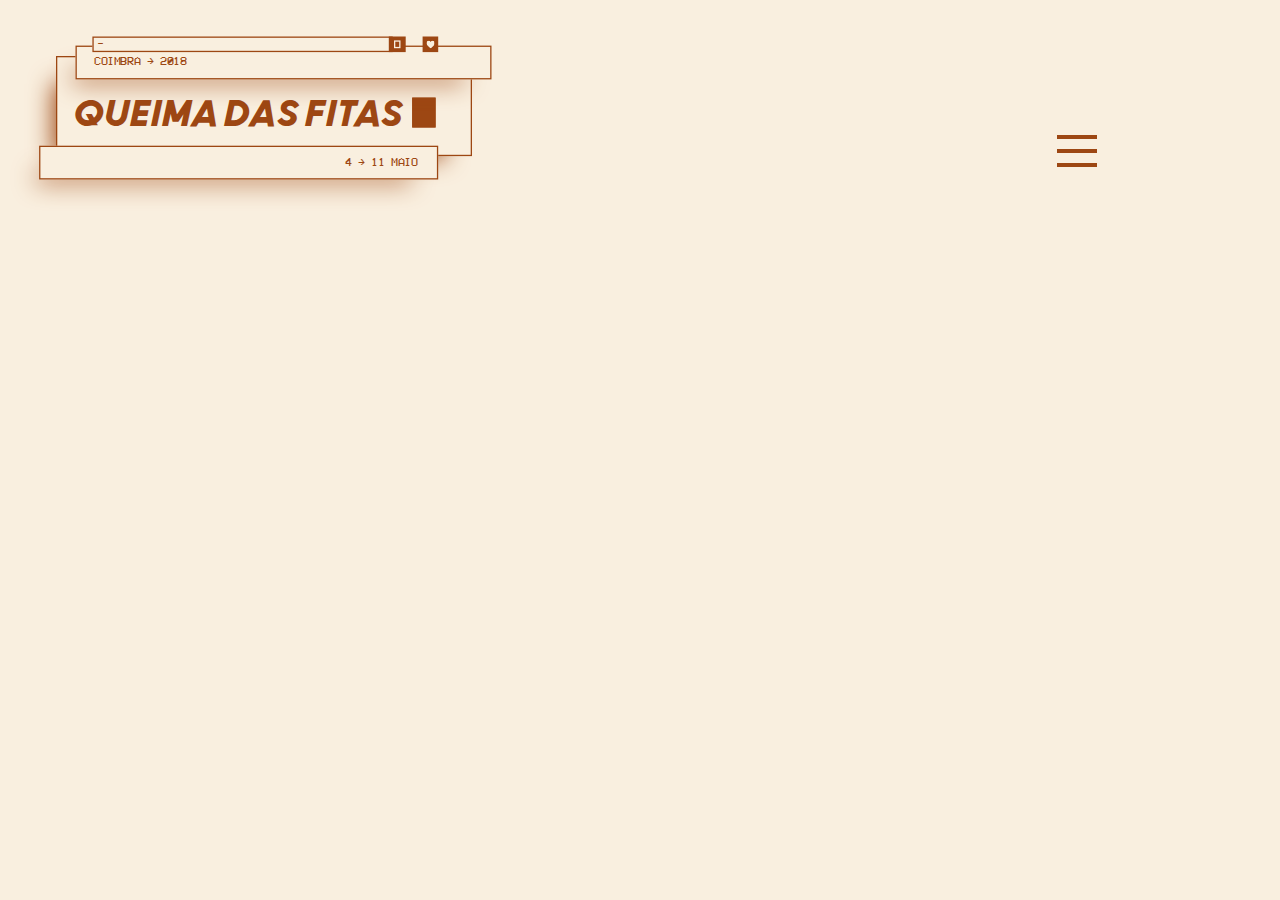
<file: views/news/index.html>
<!DOCTYPE html>
<html lang="en" dir="ltr">
  <head>
    <meta charset="utf-8">

    <title>Queima das Fitas 2018</title>

    <meta http-equiv="X-UA-Compatible" content="IE=edge,chrome=1">
    <meta name="viewport" content="width=device-width, initial-scale=1, user-scalable=no">

    <link rel="stylesheet" type="text/css" href="../../assets/stylesheets/application.css">

    <link rel="shortcut icon" href="../../assets/resources/favicon.ico" type="image/x-icon">
    <link rel="icon" href="../../assets/resources/favicon.ico" type="image/x-icon">

    <!-- Facebook Pixel Code -->
    <script>
    !function(f,b,e,v,n,t,s)
    {if(f.fbq)return;n=f.fbq=function(){n.callMethod?
    n.callMethod.apply(n,arguments):n.queue.push(arguments)};
    if(!f._fbq)f._fbq=n;n.push=n;n.loaded=!0;n.version='2.0';
    n.queue=[];t=b.createElement(e);t.async=!0;
    t.src=v;s=b.getElementsByTagName(e)[0];
    s.parentNode.insertBefore(t,s)}(window,document,'script',
    'https://connect.facebook.net/en_US/fbevents.js');
     fbq('init', '453628975056346');
    fbq('track', 'PageView');
    </script>
    <noscript>
     <img height="1" width="1"
    src="https://www.facebook.com/tr?id=453628975056346&ev=PageView
    &noscript=1"/>
    </noscript>
    <!-- End Facebook Pixel Code -->

    <script src="https://ajax.googleapis.com/ajax/libs/jquery/3.3.1/jquery.min.js"></script>

    <meta property="og:title" content="Queima das Fitas 2018" />
    <meta property="og:image" content="https://scontent.fopo2-2.fna.fbcdn.net/v/t31.0-8/27356105_947907725358570_6811444980122334731_o.jpg?oh=0916ba820d976c1de90a70575e3cf09a&oe=5AE5B209" />
    <meta property="og:description" content="A melhor semana do teu ano está a chegar. Já te estás a preparar? Pois, não vais querer ficar na cama. Não faças fitas e marca já na tua agenda nos dias 4 a 11 de Maio!" />
  </head>
  <body>
    <a class="logo logo-home" href="../../">
      <div class="title">
        <h1>QUEIMA DAS FITAS</h1>
        <div class="blink"></div>
      </div>
      <div class="place">
        COIMBRA → 2018
      </div>
      <div class="when">
        4 → 11 MAIO
      </div>
      <div class="top">
        -
      </div>
      <div class="square"><div class="inner-square"></div></div>
      <div class="heart">
        <svg xmlns="http://www.w3.org/2000/svg" viewBox="0 0 10.39 9.56">
          <g><g><path d="M5.16,1.69A2.72,2.72,0,0,1,7.66,0a2.88,2.88,0,0,1,2.72,2.81,2.79,2.79,0,0,1-.09,1.06A4.7,4.7,0,0,1,8.85,6.27L5.16,9.56,1.54,6.27A4.7,4.7,0,0,1,.1,3.88,2.81,2.81,0,0,1,0,2.81,2.88,2.88,0,0,1,2.73,0,2.63,2.63,0,0,1,5.16,1.69Zm.09-.18"></g></g>
        </svg>
      </div>
    </a>
    <a href="../../">
      <svg xmlns="http://www.w3.org/2000/svg" viewBox="0 0 319 296.95" class="logo-square">
        <defs>
          <style>.cls-1{fill:#fbf5c6;}.cls-2{fill:#c80a5a;}.cls-3{fill:#fcf8d6;}</style>
        </defs>
        <g id="Layer_2" data-name="Layer 2"><g id="Layer_7" data-name="Layer 7">
          <g id="_Rectangle_" data-name="&lt;Rectangle&gt;">
            <rect class="cls-1" x="23.98" y="33.89" width="258.5" height="244.17"/>
            <path class="cls-2" d="M281,35.39V276.56H25.48V35.39H281m3-3H22.48V279.56H284V32.39Z"/>
          </g>
          <g id="_Group_" data-name="&lt;Group&gt;">
            <path class="cls-2" d="M87,122l1.62,3.2h-8a20.68,20.68,0,0,1-6.45,1A16.29,16.29,0,0,1,58,109.93c0-11.6,10.22-21.15,21.68-21.15a16.54,16.54,0,0,1,16.52,16.28A21,21,0,0,1,87,122Zm-7.64-25.4c-6.78,0-13,6.54-13,13.27a8.15,8.15,0,0,0,8.4,8.5,11.07,11.07,0,0,0,2.2-.19l-4.68-9.26H80.4l2.91,5.82a13.4,13.4,0,0,0,4.49-9.6A8.2,8.2,0,0,0,79.35,96.61Z"/>
            <path class="cls-2" d="M133.11,89.4l-5,23.3c-1.67,7.93-7.64,13.27-15.56,13.27-7.11,0-13.13-5.54-13.13-12.37a10.89,10.89,0,0,1,.29-2.44l4.58-21.77h8.26l-4.73,22.2a5.49,5.49,0,0,0-.19,1.48,4.88,4.88,0,0,0,5,5.11c3.29,0,6.73-2.86,7.54-6.59l4.73-22.2Z"/>
            <path class="cls-2" d="M160.8,89.4l-1.67,7.88H145.38L144,103.44H156.6l-1.67,7.78H142.37l-1.29,6.16h13.75l-1.62,7.83h-22l7.59-35.81Z"/>
            <path class="cls-2" d="M174.22,89.4l-7.59,35.81h-8.21L166,89.4Z"/>
            <path class="cls-2" d="M214.08,89.4l-7.59,35.81h-8.21l3.53-16.66-7,10.65h-8L184.2,108l-3.68,17.19h-8.21L179.9,89.4h8.26l4.63,19.81L205.87,89.4Z"/>
            <path class="cls-2" d="M245.07,125.21h-8.31l-.81-5.06H221.24l-3,5.06h-9l21-35.81h8.83Zm-10.36-12.84-2-12-7,12Z"/>
            <path class="cls-2" d="M69.42,173.55H56.05l7.59-35.81h11a16,16,0,0,1,15.9,15.71C90.52,164.57,80.35,173.55,69.42,173.55ZM74,145.62H70.23l-4.3,20.1h3.77c6.3,0,12.46-5.78,12.46-12.17A7.76,7.76,0,0,0,74,145.62Z"/>
            <path class="cls-2" d="M123.85,173.55h-8.31l-.81-5.06H100l-3,5.06h-9l21-35.81h8.83ZM113.49,160.7l-2-12-7,12Z"/>
            <path class="cls-2" d="M151.11,149.24c-1.34-2.58-3.44-4.44-6.54-4.44-2.34,0-4.39,1.34-4.39,3.82,0,4.06,13.61,4.63,13.61,14.42,0,7.07-6.68,11.41-13.65,11.41-5.06,0-10.41-2.24-12.94-7.35l6.16-4.77c1.48,2.58,3.53,4.49,6.73,4.49,2.67,0,5.11-1.43,5.11-4,0-4.3-13.27-4-13.27-14,0-7.69,6.4-11.7,12.89-11.7,5.06,0,10.17,2.48,12.27,7.5Z"/>
            <path class="cls-2" d="M85.65,186.08,84,194H70.23l-1.34,6.16H81.45l-1.67,7.78H67.22l-3,14H56.05l7.59-35.81Z"/>
            <path class="cls-2" d="M99.07,186.08l-7.59,35.81H83.27l7.59-35.81Z"/>
            <path class="cls-2" d="M129,186.08,127.29,194h-7.83l-6,27.93h-8.21L111.2,194h-7.83l1.67-7.88Z"/>
            <path class="cls-2" d="M156.6,221.89h-8.31l-.81-5.06H132.78l-3,5.06h-9l21-35.81h8.83ZM146.24,209l-2-12-7,12Z"/>
            <path class="cls-2" d="M183.86,197.58c-1.34-2.58-3.44-4.44-6.54-4.44-2.34,0-4.39,1.34-4.39,3.82,0,4.06,13.61,4.63,13.61,14.42,0,7.07-6.68,11.41-13.65,11.41-5.06,0-10.41-2.24-12.94-7.35l6.16-4.77c1.48,2.58,3.53,4.49,6.73,4.49,2.67,0,5.11-1.43,5.11-4,0-4.3-13.27-4-13.27-14,0-7.69,6.4-11.7,12.89-11.7,5.06,0,10.17,2.48,12.27,7.5Z"/>
          </g>
          <g id="_Group_2" data-name="&lt;Group&gt;">
            <rect class="cls-2" x="198.53" y="185.18" width="28.92" height="38.29"/>
          </g>
          <g id="_Rectangle_2" data-name="&lt;Rectangle&gt;">
            <rect class="cls-1" x="1.5" y="244.76" width="244.32" height="50.69"/>
            <path class="cls-2" d="M244.32,246.26v47.69H3V246.26H244.32m3-3H0v53.69H247.32V243.26Z"/>
          </g>
          <g id="_Group_3" data-name="&lt;Group&gt;">
            <path class="cls-2" d="M111.23,261.08v-.87H113v7h1.75V269H113v3.5h-1.75V269H106v-3.5h.87v-.87h.87v-.87h.87v-.87h.87V262h.87v-.87Zm0,6.12v-3.5h-.87v.87h-.87v.87h-.87v.87h-.87v.88Z"/>
            <path class="cls-2" d="M134.16,262.83v.87H135v.87h.87v.87h.87v1.75h-.87v.87H135V269h-.87v.87h-.87v.87h-1.75v-.87h.87V269h.87v-.87h.87v-.87H128v-1.75h6.12v-.87h-.87v-.87h-.87v-.87h-.87V262h1.75v.88Z"/>
            <path class="cls-2" d="M155.35,270.7h1.75v1.75h-5.25V270.7h1.75v-7h-1.75V262h.87v-.87h.87v-.87h1.75Z"/>
            <path class="cls-2" d="M166.37,270.7h1.75v1.75h-5.25V270.7h1.75v-7h-1.75V262h.87v-.87h.87v-.87h1.75Z"/>
            <path class="cls-2" d="M184.93,272.45h-1.75V260.21h1.75V262h.87v.88h.87v.87h1.75v-.87h.87V262h.87v-1.75h1.75v12.24h-1.75v-7.87h-.87v.87h-.87v1.75h-1.75v-1.75h-.87v-.87h-.87Z"/>
            <path class="cls-2" d="M196,272.45h-1.75v-8.74h.87v-.87H196V262h.87v-.87h.87v-.87h1.75v.87h.87V262h.87v.88h.87v.87H203v8.74h-1.75V269H196Zm0-5.25h5.25v-2.62h-.87v-.87h-.87v-.87h-1.75v.87h-.87v.87H196Z"/>
            <path class="cls-2" d="M207,272.45V270.7h1.75V262H207v-1.75h5.25V262h-1.75v8.74h1.75v1.75Z"/>
            <path class="cls-2" d="M218,261.08v-.87h5.25v.87h.87V262H225v8.74h-.87v.88h-.87v.87H218v-.87h-.87v-.87h-.87V262h.87v-.87Zm4.37.87h-3.5v.88H218v7h.87v.87h3.5v-.87h.87v-7h-.87Z"/>
          </g>
          <g id="_Rectangle_3" data-name="&lt;Rectangle&gt;">
            <rect class="cls-1" x="59.74" y="14" width="248.1" height="52.2"/>
            <path class="cls-2" d="M306.34,15.5V64.7H61.24V15.5h245.1m3-3H58.24V67.7h251.1V12.5Z"/>
          </g>
          <g id="_Group_4" data-name="&lt;Group&gt;">
            <path class="cls-2" d="M84,50.58h3.5v-.87h.87v-.87h1.75v1.75h-.87v.87h-.87v.87H83.12v-.87h-.87v-.87h-.87V41.84h.87V41h.87v-.87h5.25V41h.87v.87h.87v1.75H88.36v-.87h-.87v-.87H84v.87h-.87v7H84Z"/>
            <path class="cls-2" d="M94.15,41v-.87h5.25V41h.87v.87h.87v8.74h-.87v.87h-.87v.87H94.15v-.87h-.87v-.87H92.4V41.84h.87V41Zm4.37.87H95v.87h-.87v7H95v.87h3.5v-.87h.87v-7h-.87Z"/>
            <path class="cls-2" d="M105.17,52.33V50.58h1.75V41.84h-1.75V40.09h5.25v1.75h-1.75v8.74h1.75v1.75Z"/>
            <path class="cls-2" d="M116.2,52.33h-1.75V40.09h1.75v1.75h.87v.87H118v.87h1.75v-.87h.87v-.87h.87V40.09h1.75V52.33h-1.75V44.46h-.87v.87h-.87v1.75H118V45.33h-.87v-.87h-.87Z"/>
            <path class="cls-2" d="M125.48,52.33V40.09h7V41h.87v.87h.87v3.5h-.87v1.75h.87v3.5h-.87v.87h-.87v.87Zm1.75-7h4.37v-.87h.87V42.71h-.87v-.87h-4.37Zm0,5.25h4.37v-.87h.87V48h-.87v-.87h-4.37Z"/>
            <path class="cls-2" d="M139.13,47.08h-.87v5.25h-1.75V40.09h7V41h.87v.87h.87v3.5h-.87v.87h-.87v.87h-1.75V48h.87v.87h.87v.87h.87v.87h.87v1.75H143.5v-.87h-.87v-.87h-.87v-.87h-.87v-.87H140V48h-.87Zm-.87-5.25v3.5h4.37v-.87h.87V42.71h-.87v-.87Z"/>
            <path class="cls-2" d="M149.29,52.33h-1.75V43.59h.87v-.87h.87v-.87h.87V41H151v-.87h1.75V41h.87v.87h.87v.87h.87v.87h.87v8.74h-1.75v-3.5h-5.25Zm0-5.25h5.25V44.46h-.87v-.87h-.87v-.87H151v.87h-.87v.87h-.87Z"/>
            <path class="cls-2" d="M175.71,42.71v.87h.87v.87h.87v.87h.87v1.75h-.87V48h-.87v.87h-.87v.87h-.87v.87h-1.75v-.87H174v-.87h.87V48h.87v-.87h-6.12V45.33h6.12v-.87h-.87v-.87H174v-.87h-.87v-.87h1.75v.87Z"/>
            <path class="cls-2" d="M193.4,50.58h7v1.75h-8.74V47.08h.87v-.87h.87v-.87h4.37v-.87h.87V42.71h-.87v-.87h-3.5v.87h-.87v.87h-1.75V41.84h.87V41h.87v-.87h5.25V41h.87v.87h.87v3.5h-.87v.87h-.87v.87h-4.37V48h-.87Z"/>
            <path class="cls-2" d="M204.43,41v-.87h5.25V41h.87v.87h.87v8.74h-.87v.87h-.87v.87h-5.25v-.87h-.87v-.87h-.87V41.84h.87V41Zm.87,6.12v-.87h.87v-.87H207v-.87h.87v-.87h1.75v-.87h-.87v-.87h-3.5v.87h-.87v4.37Zm-.87,1.75v.87h.87v.87h3.5v-.87h.87V45.33h-.87v.87h-.87v.87H207V48h-.87v.87Z"/>
            <path class="cls-2" d="M219,50.58h1.75v1.75h-5.25V50.58h1.75v-7h-1.75V41.84h.87V41h.87v-.87H219Z"/>
            <path class="cls-2" d="M231.73,51.45v.87h-5.25v-.87h-.87v-.87h-.87v-3.5h.87V45.33h-.87v-3.5h.87V41h.87v-.87h5.25V41h.87v.87h.87v3.5h-.87v1.75h.87v3.5h-.87v.87Zm-.87-9.62h-3.5v.87h-.87v1.75h.87v.87h3.5v-.87h.87V42.71h-.87Zm-3.5,8.74h3.5v-.87h.87V48h-.87v-.87h-3.5V48h-.87v1.75h.87Z"/>
          </g>
          <g id="_Rectangle_4" data-name="&lt;Rectangle&gt;">
            <rect class="cls-2" x="251.29" y="2.49" width="22.46" height="21.99"/>
            <path class="cls-2" d="M275.26,26H249.79V1h25.46Zm-22.46-3h19.46V4H252.79Z"/>
          </g>
          <g id="_Group_5" data-name="&lt;Group&gt;">
            <path class="cls-3" d="M268.2,19.47H257V8.26H268.2Zm-8.21-3h5.21V11.26H260Z"/>
          </g>
          <g id="_Rectangle_5" data-name="&lt;Rectangle&gt;">
            <rect class="cls-2" x="295.04" y="1.5" width="22.46" height="21.99"/>
            <path class="cls-2" d="M319,25H293.54V0H319Zm-22.46-3H316V3H296.54Z"/>
          </g>
          <g id="_Group_6" data-name="&lt;Group&gt;">
            <path class="cls-3" d="M306.35,9.7a3.33,3.33,0,0,1,3.05-2.07,3.53,3.53,0,0,1,3.33,3.45,3.42,3.42,0,0,1-.11,1.3,5.76,5.76,0,0,1-1.76,2.93l-4.52,4-4.44-4a5.76,5.76,0,0,1-1.76-2.93,3.44,3.44,0,0,1-.11-1.3,3.53,3.53,0,0,1,3.33-3.45,3.23,3.23,0,0,1,3,2.07Zm.11-.22"/>
          </g>
          <g id="_Rectangle_6" data-name="&lt;Rectangle&gt;">
            <rect class="cls-1" x="80.5" y="2.49" width="171.24" height="21.99"/>
            <path class="cls-2" d="M253.23,26H79V1H253.23ZM82,23H250.23V4H82Z"/>
          </g>
          <g id="_Group_7" data-name="&lt;Group&gt;">
            <g id="_Group_8" data-name="&lt;Group&gt;">
              <rect class="cls-2" x="88.56" y="11" width="15.88" height="3"/>
            </g>
          </g>
        </g>
      </g>
    </svg>
    </a>
    <div class="nav-button">
      <div></div>
      <div></div>
      <div></div>
    </div>
    <div class="navbar">
      <nav>
        <div><a href="../poster/">CARTAZ</a></div>
        <div><a href="../history/">HISTÓRIA</a></div>
        <div></div>
        <div><a href="../tickets/">BILHETES</a></div>
        <div><a href="../calendar/">CALENDÁRIO</a></div>
        <div><a href="../news/">NOTÍCIAS</a></div>
        <div><a href="../documents/">DOCUMENTOS</a></div>
        <div><a href="../contacts/">CONTACTOS</a></div>
        <div><a href="../partners/">PARCEIROS</a></div>
      </nav>
    </div>

    <main>
      <div class="contact-grid news">

      </div>
    </main>

    <script src="../../assets/javascript/nav.js"></script>
    <script src="../../assets/javascript/news-content.js"></script>
  </body>
</html>
</file>
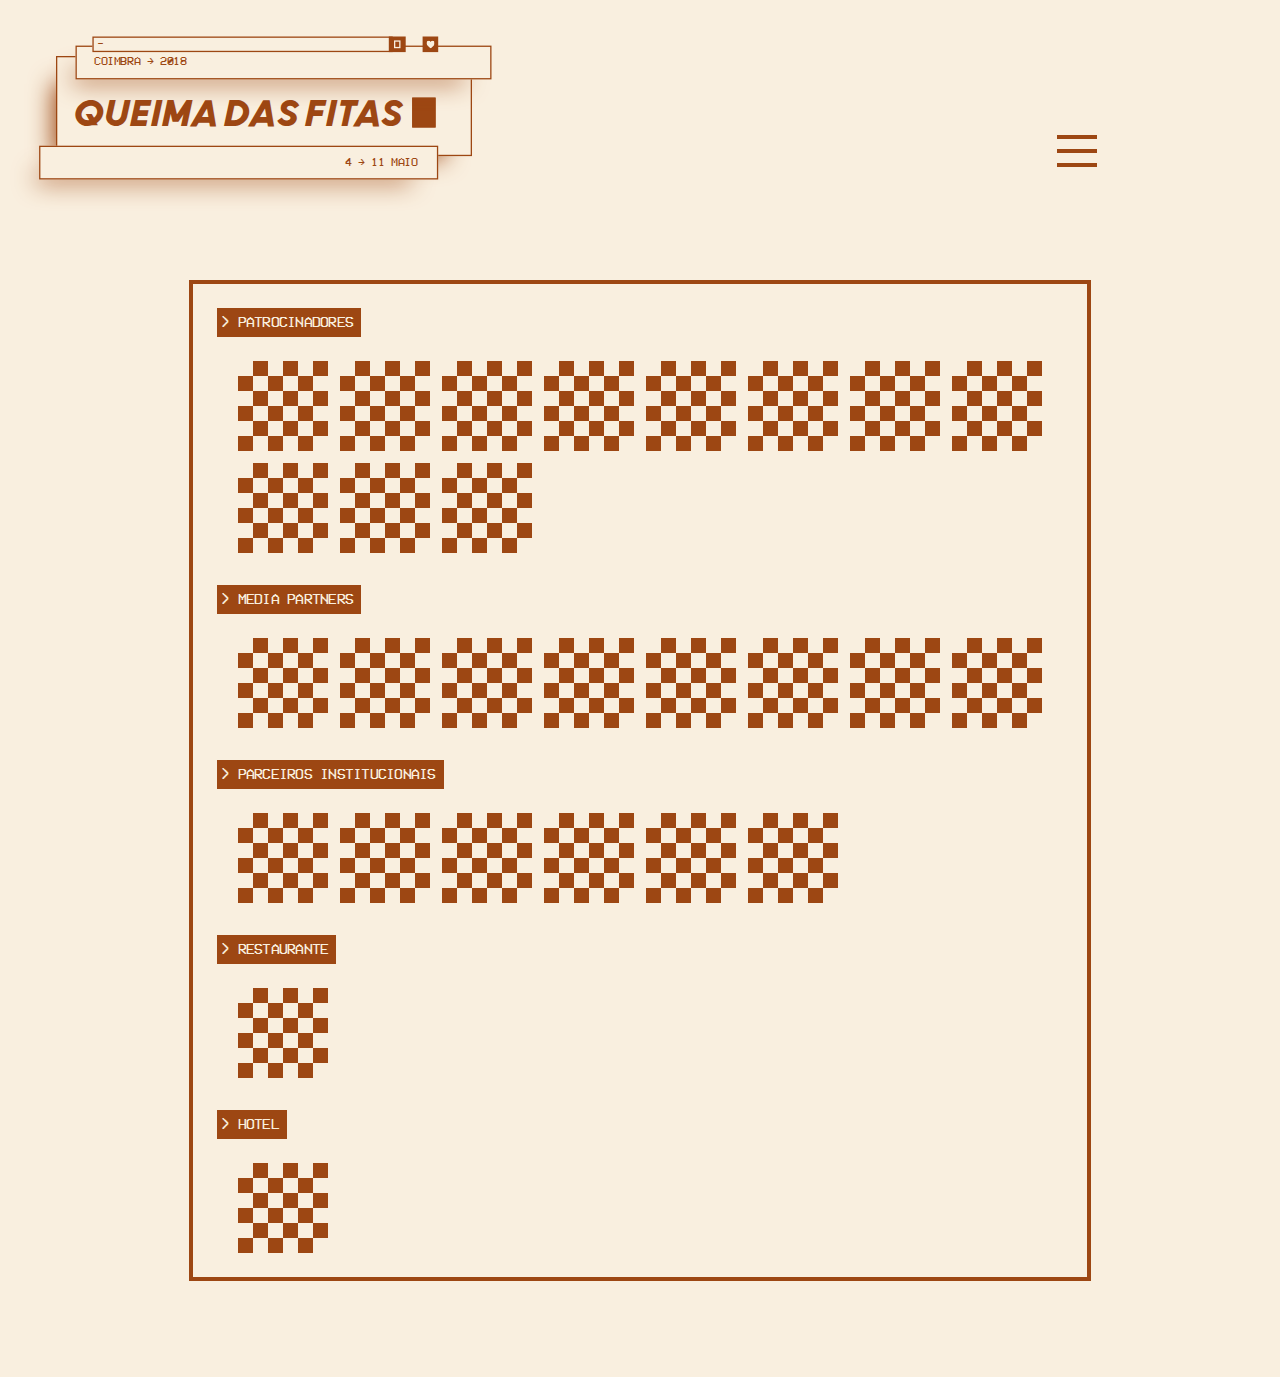
<file: views/partners/index.html>
<!DOCTYPE html>
<html lang="en" dir="ltr">
  <head>
    <meta charset="utf-8">

    <title>Queima das Fitas 2018</title>

    <meta http-equiv="X-UA-Compatible" content="IE=edge,chrome=1">
    <meta name="viewport" content="width=device-width, initial-scale=1, user-scalable=no">

    <link rel="stylesheet" type="text/css" href="../../assets/stylesheets/application.css">

    <link rel="shortcut icon" href="../../assets/resources/favicon.ico" type="image/x-icon">
    <link rel="icon" href="../../assets/resources/favicon.ico" type="image/x-icon">

    <!-- Facebook Pixel Code -->
    <script>
    !function(f,b,e,v,n,t,s)
    {if(f.fbq)return;n=f.fbq=function(){n.callMethod?
    n.callMethod.apply(n,arguments):n.queue.push(arguments)};
    if(!f._fbq)f._fbq=n;n.push=n;n.loaded=!0;n.version='2.0';
    n.queue=[];t=b.createElement(e);t.async=!0;
    t.src=v;s=b.getElementsByTagName(e)[0];
    s.parentNode.insertBefore(t,s)}(window,document,'script',
    'https://connect.facebook.net/en_US/fbevents.js');
     fbq('init', '453628975056346');
    fbq('track', 'PageView');
    </script>
    <noscript>
     <img height="1" width="1"
    src="https://www.facebook.com/tr?id=453628975056346&ev=PageView
    &noscript=1"/>
    </noscript>
    <!-- End Facebook Pixel Code -->

    <script src="https://ajax.googleapis.com/ajax/libs/jquery/3.3.1/jquery.min.js"></script>

    <meta property="og:title" content="Queima das Fitas 2018" />
    <meta property="og:image" content="https://scontent.fopo2-2.fna.fbcdn.net/v/t31.0-8/27356105_947907725358570_6811444980122334731_o.jpg?oh=0916ba820d976c1de90a70575e3cf09a&oe=5AE5B209" />
    <meta property="og:description" content="A melhor semana do teu ano está a chegar. Já te estás a preparar? Pois, não vais querer ficar na cama. Não faças fitas e marca já na tua agenda nos dias 4 a 11 de Maio!" />
  </head>
  <body>
    <a class="logo logo-home" href="../../">
      <div class="title">
        <h1>QUEIMA DAS FITAS</h1>
        <div class="blink"></div>
      </div>
      <div class="place">
        COIMBRA → 2018
      </div>
      <div class="when">
        4 → 11 MAIO
      </div>
      <div class="top">
        -
      </div>
      <div class="square"><div class="inner-square"></div></div>
      <div class="heart">
        <svg xmlns="http://www.w3.org/2000/svg" viewBox="0 0 10.39 9.56">
          <g><g><path d="M5.16,1.69A2.72,2.72,0,0,1,7.66,0a2.88,2.88,0,0,1,2.72,2.81,2.79,2.79,0,0,1-.09,1.06A4.7,4.7,0,0,1,8.85,6.27L5.16,9.56,1.54,6.27A4.7,4.7,0,0,1,.1,3.88,2.81,2.81,0,0,1,0,2.81,2.88,2.88,0,0,1,2.73,0,2.63,2.63,0,0,1,5.16,1.69Zm.09-.18"></g></g>
        </svg>
      </div>
    </a>
    <a href="../../">
      <svg xmlns="http://www.w3.org/2000/svg" viewBox="0 0 319 296.95" class="logo-square">
        <defs>
          <style>.cls-1{fill:#fbf5c6;}.cls-2{fill:#c80a5a;}.cls-3{fill:#fcf8d6;}</style>
        </defs>
        <g id="Layer_2" data-name="Layer 2"><g id="Layer_7" data-name="Layer 7">
          <g id="_Rectangle_" data-name="&lt;Rectangle&gt;">
            <rect class="cls-1" x="23.98" y="33.89" width="258.5" height="244.17"/>
            <path class="cls-2" d="M281,35.39V276.56H25.48V35.39H281m3-3H22.48V279.56H284V32.39Z"/>
          </g>
          <g id="_Group_" data-name="&lt;Group&gt;">
            <path class="cls-2" d="M87,122l1.62,3.2h-8a20.68,20.68,0,0,1-6.45,1A16.29,16.29,0,0,1,58,109.93c0-11.6,10.22-21.15,21.68-21.15a16.54,16.54,0,0,1,16.52,16.28A21,21,0,0,1,87,122Zm-7.64-25.4c-6.78,0-13,6.54-13,13.27a8.15,8.15,0,0,0,8.4,8.5,11.07,11.07,0,0,0,2.2-.19l-4.68-9.26H80.4l2.91,5.82a13.4,13.4,0,0,0,4.49-9.6A8.2,8.2,0,0,0,79.35,96.61Z"/>
            <path class="cls-2" d="M133.11,89.4l-5,23.3c-1.67,7.93-7.64,13.27-15.56,13.27-7.11,0-13.13-5.54-13.13-12.37a10.89,10.89,0,0,1,.29-2.44l4.58-21.77h8.26l-4.73,22.2a5.49,5.49,0,0,0-.19,1.48,4.88,4.88,0,0,0,5,5.11c3.29,0,6.73-2.86,7.54-6.59l4.73-22.2Z"/>
            <path class="cls-2" d="M160.8,89.4l-1.67,7.88H145.38L144,103.44H156.6l-1.67,7.78H142.37l-1.29,6.16h13.75l-1.62,7.83h-22l7.59-35.81Z"/>
            <path class="cls-2" d="M174.22,89.4l-7.59,35.81h-8.21L166,89.4Z"/>
            <path class="cls-2" d="M214.08,89.4l-7.59,35.81h-8.21l3.53-16.66-7,10.65h-8L184.2,108l-3.68,17.19h-8.21L179.9,89.4h8.26l4.63,19.81L205.87,89.4Z"/>
            <path class="cls-2" d="M245.07,125.21h-8.31l-.81-5.06H221.24l-3,5.06h-9l21-35.81h8.83Zm-10.36-12.84-2-12-7,12Z"/>
            <path class="cls-2" d="M69.42,173.55H56.05l7.59-35.81h11a16,16,0,0,1,15.9,15.71C90.52,164.57,80.35,173.55,69.42,173.55ZM74,145.62H70.23l-4.3,20.1h3.77c6.3,0,12.46-5.78,12.46-12.17A7.76,7.76,0,0,0,74,145.62Z"/>
            <path class="cls-2" d="M123.85,173.55h-8.31l-.81-5.06H100l-3,5.06h-9l21-35.81h8.83ZM113.49,160.7l-2-12-7,12Z"/>
            <path class="cls-2" d="M151.11,149.24c-1.34-2.58-3.44-4.44-6.54-4.44-2.34,0-4.39,1.34-4.39,3.82,0,4.06,13.61,4.63,13.61,14.42,0,7.07-6.68,11.41-13.65,11.41-5.06,0-10.41-2.24-12.94-7.35l6.16-4.77c1.48,2.58,3.53,4.49,6.73,4.49,2.67,0,5.11-1.43,5.11-4,0-4.3-13.27-4-13.27-14,0-7.69,6.4-11.7,12.89-11.7,5.06,0,10.17,2.48,12.27,7.5Z"/>
            <path class="cls-2" d="M85.65,186.08,84,194H70.23l-1.34,6.16H81.45l-1.67,7.78H67.22l-3,14H56.05l7.59-35.81Z"/>
            <path class="cls-2" d="M99.07,186.08l-7.59,35.81H83.27l7.59-35.81Z"/>
            <path class="cls-2" d="M129,186.08,127.29,194h-7.83l-6,27.93h-8.21L111.2,194h-7.83l1.67-7.88Z"/>
            <path class="cls-2" d="M156.6,221.89h-8.31l-.81-5.06H132.78l-3,5.06h-9l21-35.81h8.83ZM146.24,209l-2-12-7,12Z"/>
            <path class="cls-2" d="M183.86,197.58c-1.34-2.58-3.44-4.44-6.54-4.44-2.34,0-4.39,1.34-4.39,3.82,0,4.06,13.61,4.63,13.61,14.42,0,7.07-6.68,11.41-13.65,11.41-5.06,0-10.41-2.24-12.94-7.35l6.16-4.77c1.48,2.58,3.53,4.49,6.73,4.49,2.67,0,5.11-1.43,5.11-4,0-4.3-13.27-4-13.27-14,0-7.69,6.4-11.7,12.89-11.7,5.06,0,10.17,2.48,12.27,7.5Z"/>
          </g>
          <g id="_Group_2" data-name="&lt;Group&gt;">
            <rect class="cls-2" x="198.53" y="185.18" width="28.92" height="38.29"/>
          </g>
          <g id="_Rectangle_2" data-name="&lt;Rectangle&gt;">
            <rect class="cls-1" x="1.5" y="244.76" width="244.32" height="50.69"/>
            <path class="cls-2" d="M244.32,246.26v47.69H3V246.26H244.32m3-3H0v53.69H247.32V243.26Z"/>
          </g>
          <g id="_Group_3" data-name="&lt;Group&gt;">
            <path class="cls-2" d="M111.23,261.08v-.87H113v7h1.75V269H113v3.5h-1.75V269H106v-3.5h.87v-.87h.87v-.87h.87v-.87h.87V262h.87v-.87Zm0,6.12v-3.5h-.87v.87h-.87v.87h-.87v.87h-.87v.88Z"/>
            <path class="cls-2" d="M134.16,262.83v.87H135v.87h.87v.87h.87v1.75h-.87v.87H135V269h-.87v.87h-.87v.87h-1.75v-.87h.87V269h.87v-.87h.87v-.87H128v-1.75h6.12v-.87h-.87v-.87h-.87v-.87h-.87V262h1.75v.88Z"/>
            <path class="cls-2" d="M155.35,270.7h1.75v1.75h-5.25V270.7h1.75v-7h-1.75V262h.87v-.87h.87v-.87h1.75Z"/>
            <path class="cls-2" d="M166.37,270.7h1.75v1.75h-5.25V270.7h1.75v-7h-1.75V262h.87v-.87h.87v-.87h1.75Z"/>
            <path class="cls-2" d="M184.93,272.45h-1.75V260.21h1.75V262h.87v.88h.87v.87h1.75v-.87h.87V262h.87v-1.75h1.75v12.24h-1.75v-7.87h-.87v.87h-.87v1.75h-1.75v-1.75h-.87v-.87h-.87Z"/>
            <path class="cls-2" d="M196,272.45h-1.75v-8.74h.87v-.87H196V262h.87v-.87h.87v-.87h1.75v.87h.87V262h.87v.88h.87v.87H203v8.74h-1.75V269H196Zm0-5.25h5.25v-2.62h-.87v-.87h-.87v-.87h-1.75v.87h-.87v.87H196Z"/>
            <path class="cls-2" d="M207,272.45V270.7h1.75V262H207v-1.75h5.25V262h-1.75v8.74h1.75v1.75Z"/>
            <path class="cls-2" d="M218,261.08v-.87h5.25v.87h.87V262H225v8.74h-.87v.88h-.87v.87H218v-.87h-.87v-.87h-.87V262h.87v-.87Zm4.37.87h-3.5v.88H218v7h.87v.87h3.5v-.87h.87v-7h-.87Z"/>
          </g>
          <g id="_Rectangle_3" data-name="&lt;Rectangle&gt;">
            <rect class="cls-1" x="59.74" y="14" width="248.1" height="52.2"/>
            <path class="cls-2" d="M306.34,15.5V64.7H61.24V15.5h245.1m3-3H58.24V67.7h251.1V12.5Z"/>
          </g>
          <g id="_Group_4" data-name="&lt;Group&gt;">
            <path class="cls-2" d="M84,50.58h3.5v-.87h.87v-.87h1.75v1.75h-.87v.87h-.87v.87H83.12v-.87h-.87v-.87h-.87V41.84h.87V41h.87v-.87h5.25V41h.87v.87h.87v1.75H88.36v-.87h-.87v-.87H84v.87h-.87v7H84Z"/>
            <path class="cls-2" d="M94.15,41v-.87h5.25V41h.87v.87h.87v8.74h-.87v.87h-.87v.87H94.15v-.87h-.87v-.87H92.4V41.84h.87V41Zm4.37.87H95v.87h-.87v7H95v.87h3.5v-.87h.87v-7h-.87Z"/>
            <path class="cls-2" d="M105.17,52.33V50.58h1.75V41.84h-1.75V40.09h5.25v1.75h-1.75v8.74h1.75v1.75Z"/>
            <path class="cls-2" d="M116.2,52.33h-1.75V40.09h1.75v1.75h.87v.87H118v.87h1.75v-.87h.87v-.87h.87V40.09h1.75V52.33h-1.75V44.46h-.87v.87h-.87v1.75H118V45.33h-.87v-.87h-.87Z"/>
            <path class="cls-2" d="M125.48,52.33V40.09h7V41h.87v.87h.87v3.5h-.87v1.75h.87v3.5h-.87v.87h-.87v.87Zm1.75-7h4.37v-.87h.87V42.71h-.87v-.87h-4.37Zm0,5.25h4.37v-.87h.87V48h-.87v-.87h-4.37Z"/>
            <path class="cls-2" d="M139.13,47.08h-.87v5.25h-1.75V40.09h7V41h.87v.87h.87v3.5h-.87v.87h-.87v.87h-1.75V48h.87v.87h.87v.87h.87v.87h.87v1.75H143.5v-.87h-.87v-.87h-.87v-.87h-.87v-.87H140V48h-.87Zm-.87-5.25v3.5h4.37v-.87h.87V42.71h-.87v-.87Z"/>
            <path class="cls-2" d="M149.29,52.33h-1.75V43.59h.87v-.87h.87v-.87h.87V41H151v-.87h1.75V41h.87v.87h.87v.87h.87v.87h.87v8.74h-1.75v-3.5h-5.25Zm0-5.25h5.25V44.46h-.87v-.87h-.87v-.87H151v.87h-.87v.87h-.87Z"/>
            <path class="cls-2" d="M175.71,42.71v.87h.87v.87h.87v.87h.87v1.75h-.87V48h-.87v.87h-.87v.87h-.87v.87h-1.75v-.87H174v-.87h.87V48h.87v-.87h-6.12V45.33h6.12v-.87h-.87v-.87H174v-.87h-.87v-.87h1.75v.87Z"/>
            <path class="cls-2" d="M193.4,50.58h7v1.75h-8.74V47.08h.87v-.87h.87v-.87h4.37v-.87h.87V42.71h-.87v-.87h-3.5v.87h-.87v.87h-1.75V41.84h.87V41h.87v-.87h5.25V41h.87v.87h.87v3.5h-.87v.87h-.87v.87h-4.37V48h-.87Z"/>
            <path class="cls-2" d="M204.43,41v-.87h5.25V41h.87v.87h.87v8.74h-.87v.87h-.87v.87h-5.25v-.87h-.87v-.87h-.87V41.84h.87V41Zm.87,6.12v-.87h.87v-.87H207v-.87h.87v-.87h1.75v-.87h-.87v-.87h-3.5v.87h-.87v4.37Zm-.87,1.75v.87h.87v.87h3.5v-.87h.87V45.33h-.87v.87h-.87v.87H207V48h-.87v.87Z"/>
            <path class="cls-2" d="M219,50.58h1.75v1.75h-5.25V50.58h1.75v-7h-1.75V41.84h.87V41h.87v-.87H219Z"/>
            <path class="cls-2" d="M231.73,51.45v.87h-5.25v-.87h-.87v-.87h-.87v-3.5h.87V45.33h-.87v-3.5h.87V41h.87v-.87h5.25V41h.87v.87h.87v3.5h-.87v1.75h.87v3.5h-.87v.87Zm-.87-9.62h-3.5v.87h-.87v1.75h.87v.87h3.5v-.87h.87V42.71h-.87Zm-3.5,8.74h3.5v-.87h.87V48h-.87v-.87h-3.5V48h-.87v1.75h.87Z"/>
          </g>
          <g id="_Rectangle_4" data-name="&lt;Rectangle&gt;">
            <rect class="cls-2" x="251.29" y="2.49" width="22.46" height="21.99"/>
            <path class="cls-2" d="M275.26,26H249.79V1h25.46Zm-22.46-3h19.46V4H252.79Z"/>
          </g>
          <g id="_Group_5" data-name="&lt;Group&gt;">
            <path class="cls-3" d="M268.2,19.47H257V8.26H268.2Zm-8.21-3h5.21V11.26H260Z"/>
          </g>
          <g id="_Rectangle_5" data-name="&lt;Rectangle&gt;">
            <rect class="cls-2" x="295.04" y="1.5" width="22.46" height="21.99"/>
            <path class="cls-2" d="M319,25H293.54V0H319Zm-22.46-3H316V3H296.54Z"/>
          </g>
          <g id="_Group_6" data-name="&lt;Group&gt;">
            <path class="cls-3" d="M306.35,9.7a3.33,3.33,0,0,1,3.05-2.07,3.53,3.53,0,0,1,3.33,3.45,3.42,3.42,0,0,1-.11,1.3,5.76,5.76,0,0,1-1.76,2.93l-4.52,4-4.44-4a5.76,5.76,0,0,1-1.76-2.93,3.44,3.44,0,0,1-.11-1.3,3.53,3.53,0,0,1,3.33-3.45,3.23,3.23,0,0,1,3,2.07Zm.11-.22"/>
          </g>
          <g id="_Rectangle_6" data-name="&lt;Rectangle&gt;">
            <rect class="cls-1" x="80.5" y="2.49" width="171.24" height="21.99"/>
            <path class="cls-2" d="M253.23,26H79V1H253.23ZM82,23H250.23V4H82Z"/>
          </g>
          <g id="_Group_7" data-name="&lt;Group&gt;">
            <g id="_Group_8" data-name="&lt;Group&gt;">
              <rect class="cls-2" x="88.56" y="11" width="15.88" height="3"/>
            </g>
          </g>
        </g>
      </g>
    </svg>
    </a>
    <div class="nav-button">
      <div></div>
      <div></div>
      <div></div>
    </div>
    <div class="navbar">
      <nav>
        <div><a href="../poster/">CARTAZ</a></div>
        <div><a href="../history/">HISTÓRIA</a></div>
        <div></div>
        <div><a href="../tickets/">BILHETES</a></div>
        <div><a href="../calendar/">CALENDÁRIO</a></div>
        <div><a href="../news/">NOTÍCIAS</a></div>
        <div><a href="../documents/">DOCUMENTOS</a></div>
        <div><a href="../contacts/">CONTACTOS</a></div>
        <div><a href="../partners/">PARCEIROS</a></div>
      </nav>
    </div>

    <main class="partner-container">
      <div class="partner-c-container">
        <div class="partner-grid-c">
          <h2>> PATROCINADORES</h2>
          <div class="partner-grid">
            <div class="partner">
            </div>
            <div class="partner">
            </div>
            <div class="partner">

            </div>
            <div class="partner">

            </div>
            <div class="partner">

            </div>
            <div class="partner">

            </div>
            <div class="partner">

            </div>
            <div class="partner">

            </div>
            <div class="partner">

            </div>
            <div class="partner">

            </div>
            <div class="partner">

            </div>
          </div>
        </div>
        <div class="partner-grid-c">
          <h2>> MEDIA PARTNERS</h2>
          <div class="partner-grid">
            <div class="partner">

            </div>
            <div class="partner">

            </div>
            <div class="partner">

            </div>
            <div class="partner">

            </div>
            <div class="partner">

            </div>
            <div class="partner">

            </div>
            <div class="partner">

            </div>
            <div class="partner">

            </div>
          </div>
        </div>
        <div class="partner-grid-c">
          <h2>> PARCEIROS INSTITUCIONAIS</h2>
          <div class="partner-grid">
            <div class="partner">

            </div>
            <div class="partner">

            </div>
            <div class="partner">

            </div>
            <div class="partner">

            </div>
            <div class="partner">

            </div>
            <div class="partner">

            </div>
          </div>
        </div>

        <div class="partner-grid-c">
          <h2>> RESTAURANTE</h2>
          <div class="partner-grid">
            <div class="partner">

            </div>
          </div>
        </div>

        <div class="partner-grid-c">
          <h2>> HOTEL</h2>
          <div class="partner-grid">
            <div class="partner">

            </div>
          </div>
        </div>
      </div>
    </main>

    <script src="../../assets/javascript/nav.js"></script>
  </body>
</html>
</file>
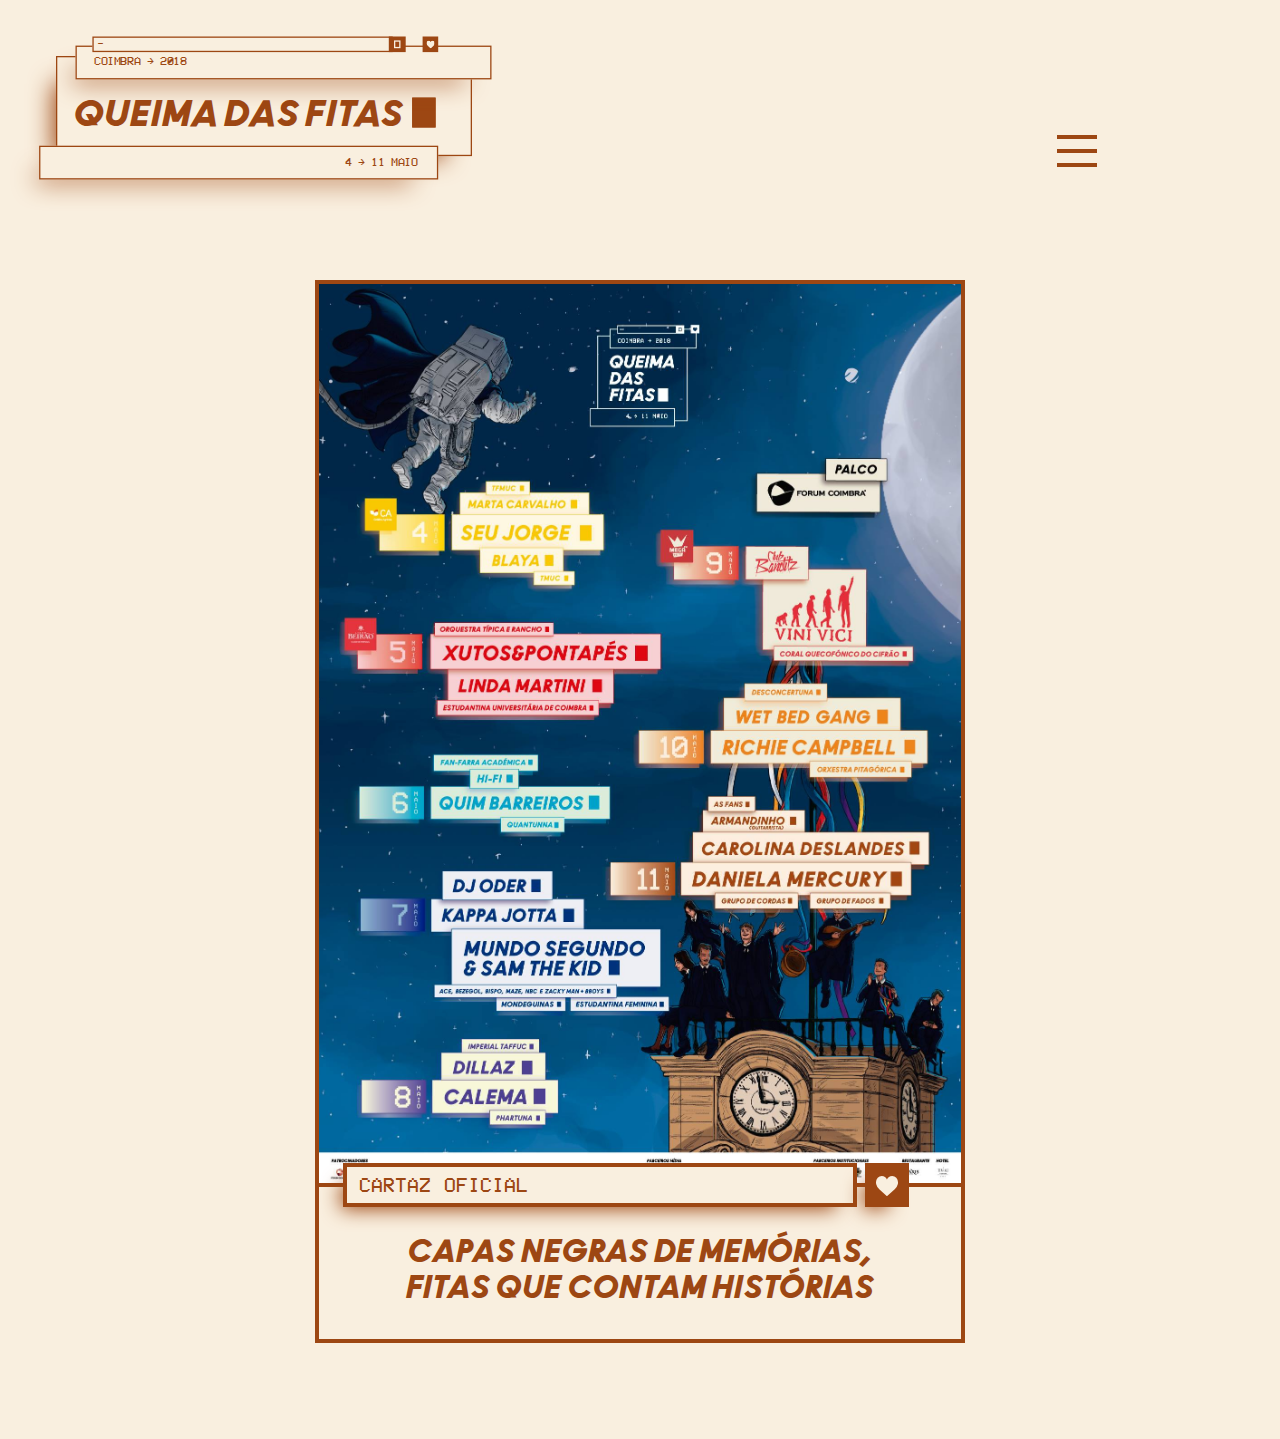
<file: views/poster/index.html>
<!DOCTYPE html>
<html lang="en" dir="ltr">
  <head>
    <meta charset="utf-8">

    <title>Queima das Fitas 2018</title>

    <meta http-equiv="X-UA-Compatible" content="IE=edge,chrome=1">
    <meta name="viewport" content="width=device-width, initial-scale=1, user-scalable=no">

    <link rel="stylesheet" type="text/css" href="../../assets/stylesheets/application.css">

    <link rel="shortcut icon" href="../../assets/resources/favicon.ico" type="image/x-icon">
    <link rel="icon" href="../../assets/resources/favicon.ico" type="image/x-icon">

    <!-- Facebook Pixel Code -->
    <script>
    !function(f,b,e,v,n,t,s)
    {if(f.fbq)return;n=f.fbq=function(){n.callMethod?
    n.callMethod.apply(n,arguments):n.queue.push(arguments)};
    if(!f._fbq)f._fbq=n;n.push=n;n.loaded=!0;n.version='2.0';
    n.queue=[];t=b.createElement(e);t.async=!0;
    t.src=v;s=b.getElementsByTagName(e)[0];
    s.parentNode.insertBefore(t,s)}(window,document,'script',
    'https://connect.facebook.net/en_US/fbevents.js');
     fbq('init', '453628975056346');
    fbq('track', 'PageView');
    </script>
    <noscript>
     <img height="1" width="1"
    src="https://www.facebook.com/tr?id=453628975056346&ev=PageView
    &noscript=1"/>
    </noscript>
    <!-- End Facebook Pixel Code -->

    <script src="https://ajax.googleapis.com/ajax/libs/jquery/3.3.1/jquery.min.js"></script>

    <meta property="og:title" content="Queima das Fitas 2018" />
    <meta property="og:image" content="https://scontent.fopo2-2.fna.fbcdn.net/v/t31.0-8/27356105_947907725358570_6811444980122334731_o.jpg?oh=0916ba820d976c1de90a70575e3cf09a&oe=5AE5B209" />
    <meta property="og:description" content="A melhor semana do teu ano está a chegar. Já te estás a preparar? Pois, não vais querer ficar na cama. Não faças fitas e marca já na tua agenda nos dias 4 a 11 de Maio!" />
  </head>
  <body>
    <a class="logo logo-home" href="../../">
      <div class="title">
        <h1>QUEIMA DAS FITAS</h1>
        <div class="blink"></div>
      </div>
      <div class="place">
        COIMBRA → 2018
      </div>
      <div class="when">
        4 → 11 MAIO
      </div>
      <div class="top">
        -
      </div>
      <div class="square"><div class="inner-square"></div></div>
      <div class="heart">
        <svg xmlns="http://www.w3.org/2000/svg" viewBox="0 0 10.39 9.56">
          <g><g><path d="M5.16,1.69A2.72,2.72,0,0,1,7.66,0a2.88,2.88,0,0,1,2.72,2.81,2.79,2.79,0,0,1-.09,1.06A4.7,4.7,0,0,1,8.85,6.27L5.16,9.56,1.54,6.27A4.7,4.7,0,0,1,.1,3.88,2.81,2.81,0,0,1,0,2.81,2.88,2.88,0,0,1,2.73,0,2.63,2.63,0,0,1,5.16,1.69Zm.09-.18"></g></g>
        </svg>
      </div>
    </a>
    <a href="../../">
      <svg xmlns="http://www.w3.org/2000/svg" viewBox="0 0 319 296.95" class="logo-square">
        <defs>
          <style>.cls-1{fill:#fbf5c6;}.cls-2{fill:#c80a5a;}.cls-3{fill:#fcf8d6;}</style>
        </defs>
        <g id="Layer_2" data-name="Layer 2"><g id="Layer_7" data-name="Layer 7">
          <g id="_Rectangle_" data-name="&lt;Rectangle&gt;">
            <rect class="cls-1" x="23.98" y="33.89" width="258.5" height="244.17"/>
            <path class="cls-2" d="M281,35.39V276.56H25.48V35.39H281m3-3H22.48V279.56H284V32.39Z"/>
          </g>
          <g id="_Group_" data-name="&lt;Group&gt;">
            <path class="cls-2" d="M87,122l1.62,3.2h-8a20.68,20.68,0,0,1-6.45,1A16.29,16.29,0,0,1,58,109.93c0-11.6,10.22-21.15,21.68-21.15a16.54,16.54,0,0,1,16.52,16.28A21,21,0,0,1,87,122Zm-7.64-25.4c-6.78,0-13,6.54-13,13.27a8.15,8.15,0,0,0,8.4,8.5,11.07,11.07,0,0,0,2.2-.19l-4.68-9.26H80.4l2.91,5.82a13.4,13.4,0,0,0,4.49-9.6A8.2,8.2,0,0,0,79.35,96.61Z"/>
            <path class="cls-2" d="M133.11,89.4l-5,23.3c-1.67,7.93-7.64,13.27-15.56,13.27-7.11,0-13.13-5.54-13.13-12.37a10.89,10.89,0,0,1,.29-2.44l4.58-21.77h8.26l-4.73,22.2a5.49,5.49,0,0,0-.19,1.48,4.88,4.88,0,0,0,5,5.11c3.29,0,6.73-2.86,7.54-6.59l4.73-22.2Z"/>
            <path class="cls-2" d="M160.8,89.4l-1.67,7.88H145.38L144,103.44H156.6l-1.67,7.78H142.37l-1.29,6.16h13.75l-1.62,7.83h-22l7.59-35.81Z"/>
            <path class="cls-2" d="M174.22,89.4l-7.59,35.81h-8.21L166,89.4Z"/>
            <path class="cls-2" d="M214.08,89.4l-7.59,35.81h-8.21l3.53-16.66-7,10.65h-8L184.2,108l-3.68,17.19h-8.21L179.9,89.4h8.26l4.63,19.81L205.87,89.4Z"/>
            <path class="cls-2" d="M245.07,125.21h-8.31l-.81-5.06H221.24l-3,5.06h-9l21-35.81h8.83Zm-10.36-12.84-2-12-7,12Z"/>
            <path class="cls-2" d="M69.42,173.55H56.05l7.59-35.81h11a16,16,0,0,1,15.9,15.71C90.52,164.57,80.35,173.55,69.42,173.55ZM74,145.62H70.23l-4.3,20.1h3.77c6.3,0,12.46-5.78,12.46-12.17A7.76,7.76,0,0,0,74,145.62Z"/>
            <path class="cls-2" d="M123.85,173.55h-8.31l-.81-5.06H100l-3,5.06h-9l21-35.81h8.83ZM113.49,160.7l-2-12-7,12Z"/>
            <path class="cls-2" d="M151.11,149.24c-1.34-2.58-3.44-4.44-6.54-4.44-2.34,0-4.39,1.34-4.39,3.82,0,4.06,13.61,4.63,13.61,14.42,0,7.07-6.68,11.41-13.65,11.41-5.06,0-10.41-2.24-12.94-7.35l6.16-4.77c1.48,2.58,3.53,4.49,6.73,4.49,2.67,0,5.11-1.43,5.11-4,0-4.3-13.27-4-13.27-14,0-7.69,6.4-11.7,12.89-11.7,5.06,0,10.17,2.48,12.27,7.5Z"/>
            <path class="cls-2" d="M85.65,186.08,84,194H70.23l-1.34,6.16H81.45l-1.67,7.78H67.22l-3,14H56.05l7.59-35.81Z"/>
            <path class="cls-2" d="M99.07,186.08l-7.59,35.81H83.27l7.59-35.81Z"/>
            <path class="cls-2" d="M129,186.08,127.29,194h-7.83l-6,27.93h-8.21L111.2,194h-7.83l1.67-7.88Z"/>
            <path class="cls-2" d="M156.6,221.89h-8.31l-.81-5.06H132.78l-3,5.06h-9l21-35.81h8.83ZM146.24,209l-2-12-7,12Z"/>
            <path class="cls-2" d="M183.86,197.58c-1.34-2.58-3.44-4.44-6.54-4.44-2.34,0-4.39,1.34-4.39,3.82,0,4.06,13.61,4.63,13.61,14.42,0,7.07-6.68,11.41-13.65,11.41-5.06,0-10.41-2.24-12.94-7.35l6.16-4.77c1.48,2.58,3.53,4.49,6.73,4.49,2.67,0,5.11-1.43,5.11-4,0-4.3-13.27-4-13.27-14,0-7.69,6.4-11.7,12.89-11.7,5.06,0,10.17,2.48,12.27,7.5Z"/>
          </g>
          <g id="_Group_2" data-name="&lt;Group&gt;">
            <rect class="cls-2" x="198.53" y="185.18" width="28.92" height="38.29"/>
          </g>
          <g id="_Rectangle_2" data-name="&lt;Rectangle&gt;">
            <rect class="cls-1" x="1.5" y="244.76" width="244.32" height="50.69"/>
            <path class="cls-2" d="M244.32,246.26v47.69H3V246.26H244.32m3-3H0v53.69H247.32V243.26Z"/>
          </g>
          <g id="_Group_3" data-name="&lt;Group&gt;">
            <path class="cls-2" d="M111.23,261.08v-.87H113v7h1.75V269H113v3.5h-1.75V269H106v-3.5h.87v-.87h.87v-.87h.87v-.87h.87V262h.87v-.87Zm0,6.12v-3.5h-.87v.87h-.87v.87h-.87v.87h-.87v.88Z"/>
            <path class="cls-2" d="M134.16,262.83v.87H135v.87h.87v.87h.87v1.75h-.87v.87H135V269h-.87v.87h-.87v.87h-1.75v-.87h.87V269h.87v-.87h.87v-.87H128v-1.75h6.12v-.87h-.87v-.87h-.87v-.87h-.87V262h1.75v.88Z"/>
            <path class="cls-2" d="M155.35,270.7h1.75v1.75h-5.25V270.7h1.75v-7h-1.75V262h.87v-.87h.87v-.87h1.75Z"/>
            <path class="cls-2" d="M166.37,270.7h1.75v1.75h-5.25V270.7h1.75v-7h-1.75V262h.87v-.87h.87v-.87h1.75Z"/>
            <path class="cls-2" d="M184.93,272.45h-1.75V260.21h1.75V262h.87v.88h.87v.87h1.75v-.87h.87V262h.87v-1.75h1.75v12.24h-1.75v-7.87h-.87v.87h-.87v1.75h-1.75v-1.75h-.87v-.87h-.87Z"/>
            <path class="cls-2" d="M196,272.45h-1.75v-8.74h.87v-.87H196V262h.87v-.87h.87v-.87h1.75v.87h.87V262h.87v.88h.87v.87H203v8.74h-1.75V269H196Zm0-5.25h5.25v-2.62h-.87v-.87h-.87v-.87h-1.75v.87h-.87v.87H196Z"/>
            <path class="cls-2" d="M207,272.45V270.7h1.75V262H207v-1.75h5.25V262h-1.75v8.74h1.75v1.75Z"/>
            <path class="cls-2" d="M218,261.08v-.87h5.25v.87h.87V262H225v8.74h-.87v.88h-.87v.87H218v-.87h-.87v-.87h-.87V262h.87v-.87Zm4.37.87h-3.5v.88H218v7h.87v.87h3.5v-.87h.87v-7h-.87Z"/>
          </g>
          <g id="_Rectangle_3" data-name="&lt;Rectangle&gt;">
            <rect class="cls-1" x="59.74" y="14" width="248.1" height="52.2"/>
            <path class="cls-2" d="M306.34,15.5V64.7H61.24V15.5h245.1m3-3H58.24V67.7h251.1V12.5Z"/>
          </g>
          <g id="_Group_4" data-name="&lt;Group&gt;">
            <path class="cls-2" d="M84,50.58h3.5v-.87h.87v-.87h1.75v1.75h-.87v.87h-.87v.87H83.12v-.87h-.87v-.87h-.87V41.84h.87V41h.87v-.87h5.25V41h.87v.87h.87v1.75H88.36v-.87h-.87v-.87H84v.87h-.87v7H84Z"/>
            <path class="cls-2" d="M94.15,41v-.87h5.25V41h.87v.87h.87v8.74h-.87v.87h-.87v.87H94.15v-.87h-.87v-.87H92.4V41.84h.87V41Zm4.37.87H95v.87h-.87v7H95v.87h3.5v-.87h.87v-7h-.87Z"/>
            <path class="cls-2" d="M105.17,52.33V50.58h1.75V41.84h-1.75V40.09h5.25v1.75h-1.75v8.74h1.75v1.75Z"/>
            <path class="cls-2" d="M116.2,52.33h-1.75V40.09h1.75v1.75h.87v.87H118v.87h1.75v-.87h.87v-.87h.87V40.09h1.75V52.33h-1.75V44.46h-.87v.87h-.87v1.75H118V45.33h-.87v-.87h-.87Z"/>
            <path class="cls-2" d="M125.48,52.33V40.09h7V41h.87v.87h.87v3.5h-.87v1.75h.87v3.5h-.87v.87h-.87v.87Zm1.75-7h4.37v-.87h.87V42.71h-.87v-.87h-4.37Zm0,5.25h4.37v-.87h.87V48h-.87v-.87h-4.37Z"/>
            <path class="cls-2" d="M139.13,47.08h-.87v5.25h-1.75V40.09h7V41h.87v.87h.87v3.5h-.87v.87h-.87v.87h-1.75V48h.87v.87h.87v.87h.87v.87h.87v1.75H143.5v-.87h-.87v-.87h-.87v-.87h-.87v-.87H140V48h-.87Zm-.87-5.25v3.5h4.37v-.87h.87V42.71h-.87v-.87Z"/>
            <path class="cls-2" d="M149.29,52.33h-1.75V43.59h.87v-.87h.87v-.87h.87V41H151v-.87h1.75V41h.87v.87h.87v.87h.87v.87h.87v8.74h-1.75v-3.5h-5.25Zm0-5.25h5.25V44.46h-.87v-.87h-.87v-.87H151v.87h-.87v.87h-.87Z"/>
            <path class="cls-2" d="M175.71,42.71v.87h.87v.87h.87v.87h.87v1.75h-.87V48h-.87v.87h-.87v.87h-.87v.87h-1.75v-.87H174v-.87h.87V48h.87v-.87h-6.12V45.33h6.12v-.87h-.87v-.87H174v-.87h-.87v-.87h1.75v.87Z"/>
            <path class="cls-2" d="M193.4,50.58h7v1.75h-8.74V47.08h.87v-.87h.87v-.87h4.37v-.87h.87V42.71h-.87v-.87h-3.5v.87h-.87v.87h-1.75V41.84h.87V41h.87v-.87h5.25V41h.87v.87h.87v3.5h-.87v.87h-.87v.87h-4.37V48h-.87Z"/>
            <path class="cls-2" d="M204.43,41v-.87h5.25V41h.87v.87h.87v8.74h-.87v.87h-.87v.87h-5.25v-.87h-.87v-.87h-.87V41.84h.87V41Zm.87,6.12v-.87h.87v-.87H207v-.87h.87v-.87h1.75v-.87h-.87v-.87h-3.5v.87h-.87v4.37Zm-.87,1.75v.87h.87v.87h3.5v-.87h.87V45.33h-.87v.87h-.87v.87H207V48h-.87v.87Z"/>
            <path class="cls-2" d="M219,50.58h1.75v1.75h-5.25V50.58h1.75v-7h-1.75V41.84h.87V41h.87v-.87H219Z"/>
            <path class="cls-2" d="M231.73,51.45v.87h-5.25v-.87h-.87v-.87h-.87v-3.5h.87V45.33h-.87v-3.5h.87V41h.87v-.87h5.25V41h.87v.87h.87v3.5h-.87v1.75h.87v3.5h-.87v.87Zm-.87-9.62h-3.5v.87h-.87v1.75h.87v.87h3.5v-.87h.87V42.71h-.87Zm-3.5,8.74h3.5v-.87h.87V48h-.87v-.87h-3.5V48h-.87v1.75h.87Z"/>
          </g>
          <g id="_Rectangle_4" data-name="&lt;Rectangle&gt;">
            <rect class="cls-2" x="251.29" y="2.49" width="22.46" height="21.99"/>
            <path class="cls-2" d="M275.26,26H249.79V1h25.46Zm-22.46-3h19.46V4H252.79Z"/>
          </g>
          <g id="_Group_5" data-name="&lt;Group&gt;">
            <path class="cls-3" d="M268.2,19.47H257V8.26H268.2Zm-8.21-3h5.21V11.26H260Z"/>
          </g>
          <g id="_Rectangle_5" data-name="&lt;Rectangle&gt;">
            <rect class="cls-2" x="295.04" y="1.5" width="22.46" height="21.99"/>
            <path class="cls-2" d="M319,25H293.54V0H319Zm-22.46-3H316V3H296.54Z"/>
          </g>
          <g id="_Group_6" data-name="&lt;Group&gt;">
            <path class="cls-3" d="M306.35,9.7a3.33,3.33,0,0,1,3.05-2.07,3.53,3.53,0,0,1,3.33,3.45,3.42,3.42,0,0,1-.11,1.3,5.76,5.76,0,0,1-1.76,2.93l-4.52,4-4.44-4a5.76,5.76,0,0,1-1.76-2.93,3.44,3.44,0,0,1-.11-1.3,3.53,3.53,0,0,1,3.33-3.45,3.23,3.23,0,0,1,3,2.07Zm.11-.22"/>
          </g>
          <g id="_Rectangle_6" data-name="&lt;Rectangle&gt;">
            <rect class="cls-1" x="80.5" y="2.49" width="171.24" height="21.99"/>
            <path class="cls-2" d="M253.23,26H79V1H253.23ZM82,23H250.23V4H82Z"/>
          </g>
          <g id="_Group_7" data-name="&lt;Group&gt;">
            <g id="_Group_8" data-name="&lt;Group&gt;">
              <rect class="cls-2" x="88.56" y="11" width="15.88" height="3"/>
            </g>
          </g>
        </g>
      </g>
    </svg>
    </a>
    <div class="nav-button">
      <div></div>
      <div></div>
      <div></div>
    </div>
    <div class="navbar">
      <nav>
        <div><a href="../poster/">CARTAZ</a></div>
        <div><a href="../history/">HISTÓRIA</a></div>
        <div></div>
        <div><a href="../tickets/">BILHETES</a></div>
        <div><a href="../calendar/">CALENDÁRIO</a></div>
        <div><a href="../news/">NOTÍCIAS</a></div>
        <div><a href="../documents/">DOCUMENTOS</a></div>
        <div><a href="../contacts/">CONTACTOS</a></div>
        <div><a href="../partners/">PARCEIROS</a></div>
      </nav>
    </div>

    <main class="soon-container">
      <img src="../../assets/resources/poster.jpg" alt="">
      <div class="soon-container-c soon-tickets">
        <div class="soon-top">
          CARTAZ OFICIAL
        </div>
        <div class="square">
          <div class="heart">
            <svg xmlns="http://www.w3.org/2000/svg" viewBox="0 0 10.39 9.56">
              <g><g><path d="M5.16,1.69A2.72,2.72,0,0,1,7.66,0a2.88,2.88,0,0,1,2.72,2.81,2.79,2.79,0,0,1-.09,1.06A4.7,4.7,0,0,1,8.85,6.27L5.16,9.56,1.54,6.27A4.7,4.7,0,0,1,.1,3.88,2.81,2.81,0,0,1,0,2.81,2.88,2.88,0,0,1,2.73,0,2.63,2.63,0,0,1,5.16,1.69Zm.09-.18"></g></g>
            </svg>
          </div>
        </div>

        CAPAS NEGRAS DE MEMÓRIAS,
        <br>
        FITAS QUE CONTAM HISTÓRIAS
        </div>

    </main>

    <script src="../../assets/javascript/nav.js"></script>
  </body>
</html>
</file>
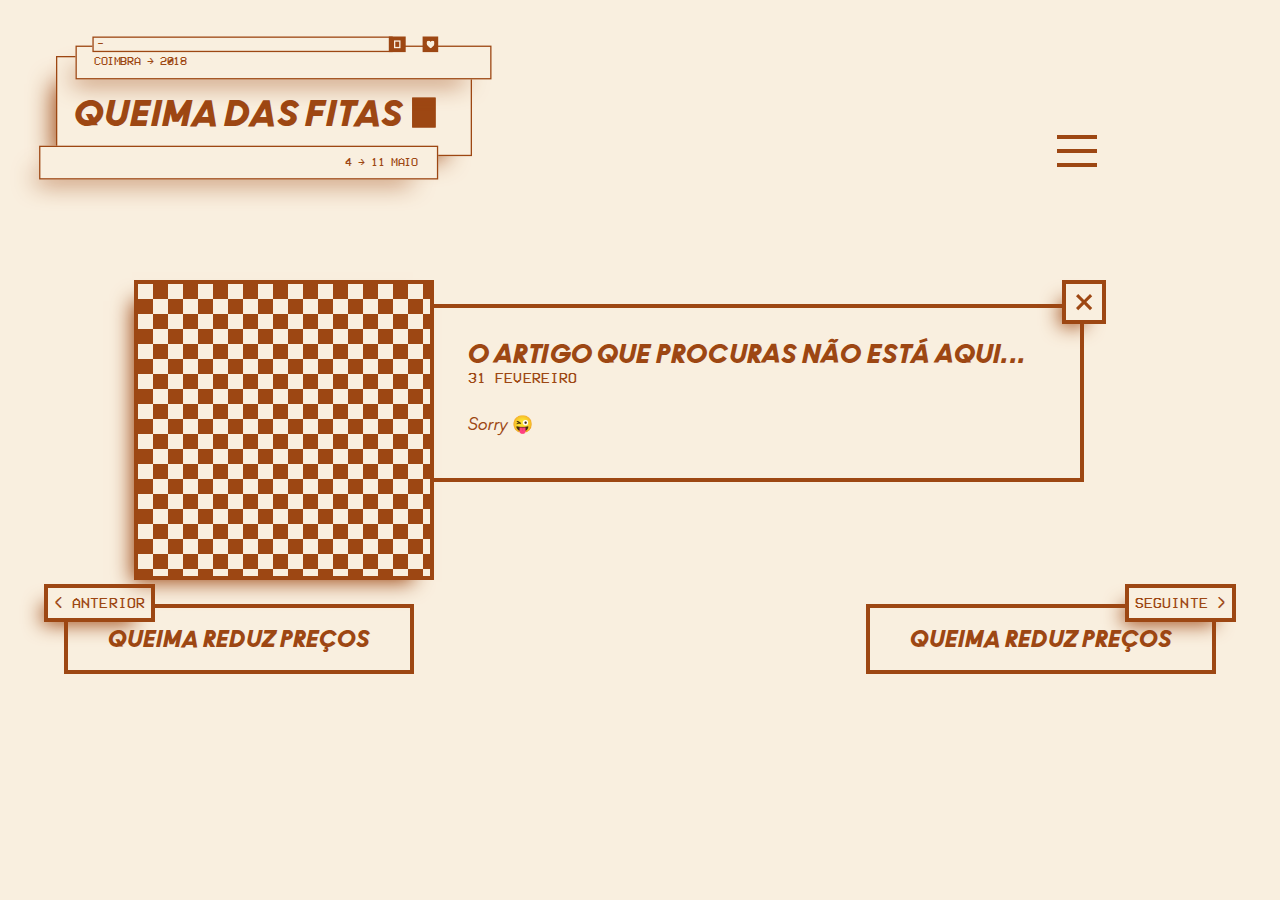
<file: views/read/index.html>
<!DOCTYPE html>
<html lang="en" dir="ltr">
  <head>
    <meta charset="utf-8">

    <title>Queima das Fitas 2018</title>

    <meta http-equiv="X-UA-Compatible" content="IE=edge,chrome=1">
    <meta name="viewport" content="width=device-width, initial-scale=1, user-scalable=no">

    <link rel="stylesheet" type="text/css" href="../../assets/stylesheets/application.css">

    <link rel="shortcut icon" href="../../assets/resources/favicon.ico" type="image/x-icon">
    <link rel="icon" href="../../assets/resources/favicon.ico" type="image/x-icon">

    <script src="https://ajax.googleapis.com/ajax/libs/jquery/3.3.1/jquery.min.js"></script>

    <!-- Facebook Pixel Code -->
    <script>
    !function(f,b,e,v,n,t,s)
    {if(f.fbq)return;n=f.fbq=function(){n.callMethod?
    n.callMethod.apply(n,arguments):n.queue.push(arguments)};
    if(!f._fbq)f._fbq=n;n.push=n;n.loaded=!0;n.version='2.0';
    n.queue=[];t=b.createElement(e);t.async=!0;
    t.src=v;s=b.getElementsByTagName(e)[0];
    s.parentNode.insertBefore(t,s)}(window,document,'script',
    'https://connect.facebook.net/en_US/fbevents.js');
     fbq('init', '453628975056346');
    fbq('track', 'PageView');
    </script>
    <noscript>
     <img height="1" width="1"
    src="https://www.facebook.com/tr?id=453628975056346&ev=PageView
    &noscript=1"/>
    </noscript>
    <!-- End Facebook Pixel Code -->

    <meta property="og:title" content="Queima das Fitas 2018" />
    <meta property="og:image" content="https://scontent.fopo2-2.fna.fbcdn.net/v/t31.0-8/27356105_947907725358570_6811444980122334731_o.jpg?oh=0916ba820d976c1de90a70575e3cf09a&oe=5AE5B209" />
    <meta property="og:description" content="A melhor semana do teu ano está a chegar. Já te estás a preparar? Pois, não vais querer ficar na cama. Não faças fitas e marca já na tua agenda nos dias 4 a 11 de Maio!" />
  </head>
  <body>
    <a class="logo logo-home" href="../../">
      <div class="title">
        <h1>QUEIMA DAS FITAS</h1>
        <div class="blink"></div>
      </div>
      <div class="place">
        COIMBRA → 2018
      </div>
      <div class="when">
        4 → 11 MAIO
      </div>
      <div class="top">
        -
      </div>
      <div class="square"><div class="inner-square"></div></div>
      <div class="heart">
        <svg xmlns="http://www.w3.org/2000/svg" viewBox="0 0 10.39 9.56">
          <g><g><path d="M5.16,1.69A2.72,2.72,0,0,1,7.66,0a2.88,2.88,0,0,1,2.72,2.81,2.79,2.79,0,0,1-.09,1.06A4.7,4.7,0,0,1,8.85,6.27L5.16,9.56,1.54,6.27A4.7,4.7,0,0,1,.1,3.88,2.81,2.81,0,0,1,0,2.81,2.88,2.88,0,0,1,2.73,0,2.63,2.63,0,0,1,5.16,1.69Zm.09-.18"></g></g>
        </svg>
      </div>
    </a>
    <a href="../../">
      <svg xmlns="http://www.w3.org/2000/svg" viewBox="0 0 319 296.95" class="logo-square">
        <defs>
          <style>.cls-1{fill:#fbf5c6;}.cls-2{fill:#c80a5a;}.cls-3{fill:#fcf8d6;}</style>
        </defs>
        <g id="Layer_2" data-name="Layer 2"><g id="Layer_7" data-name="Layer 7">
          <g id="_Rectangle_" data-name="&lt;Rectangle&gt;">
            <rect class="cls-1" x="23.98" y="33.89" width="258.5" height="244.17"/>
            <path class="cls-2" d="M281,35.39V276.56H25.48V35.39H281m3-3H22.48V279.56H284V32.39Z"/>
          </g>
          <g id="_Group_" data-name="&lt;Group&gt;">
            <path class="cls-2" d="M87,122l1.62,3.2h-8a20.68,20.68,0,0,1-6.45,1A16.29,16.29,0,0,1,58,109.93c0-11.6,10.22-21.15,21.68-21.15a16.54,16.54,0,0,1,16.52,16.28A21,21,0,0,1,87,122Zm-7.64-25.4c-6.78,0-13,6.54-13,13.27a8.15,8.15,0,0,0,8.4,8.5,11.07,11.07,0,0,0,2.2-.19l-4.68-9.26H80.4l2.91,5.82a13.4,13.4,0,0,0,4.49-9.6A8.2,8.2,0,0,0,79.35,96.61Z"/>
            <path class="cls-2" d="M133.11,89.4l-5,23.3c-1.67,7.93-7.64,13.27-15.56,13.27-7.11,0-13.13-5.54-13.13-12.37a10.89,10.89,0,0,1,.29-2.44l4.58-21.77h8.26l-4.73,22.2a5.49,5.49,0,0,0-.19,1.48,4.88,4.88,0,0,0,5,5.11c3.29,0,6.73-2.86,7.54-6.59l4.73-22.2Z"/>
            <path class="cls-2" d="M160.8,89.4l-1.67,7.88H145.38L144,103.44H156.6l-1.67,7.78H142.37l-1.29,6.16h13.75l-1.62,7.83h-22l7.59-35.81Z"/>
            <path class="cls-2" d="M174.22,89.4l-7.59,35.81h-8.21L166,89.4Z"/>
            <path class="cls-2" d="M214.08,89.4l-7.59,35.81h-8.21l3.53-16.66-7,10.65h-8L184.2,108l-3.68,17.19h-8.21L179.9,89.4h8.26l4.63,19.81L205.87,89.4Z"/>
            <path class="cls-2" d="M245.07,125.21h-8.31l-.81-5.06H221.24l-3,5.06h-9l21-35.81h8.83Zm-10.36-12.84-2-12-7,12Z"/>
            <path class="cls-2" d="M69.42,173.55H56.05l7.59-35.81h11a16,16,0,0,1,15.9,15.71C90.52,164.57,80.35,173.55,69.42,173.55ZM74,145.62H70.23l-4.3,20.1h3.77c6.3,0,12.46-5.78,12.46-12.17A7.76,7.76,0,0,0,74,145.62Z"/>
            <path class="cls-2" d="M123.85,173.55h-8.31l-.81-5.06H100l-3,5.06h-9l21-35.81h8.83ZM113.49,160.7l-2-12-7,12Z"/>
            <path class="cls-2" d="M151.11,149.24c-1.34-2.58-3.44-4.44-6.54-4.44-2.34,0-4.39,1.34-4.39,3.82,0,4.06,13.61,4.63,13.61,14.42,0,7.07-6.68,11.41-13.65,11.41-5.06,0-10.41-2.24-12.94-7.35l6.16-4.77c1.48,2.58,3.53,4.49,6.73,4.49,2.67,0,5.11-1.43,5.11-4,0-4.3-13.27-4-13.27-14,0-7.69,6.4-11.7,12.89-11.7,5.06,0,10.17,2.48,12.27,7.5Z"/>
            <path class="cls-2" d="M85.65,186.08,84,194H70.23l-1.34,6.16H81.45l-1.67,7.78H67.22l-3,14H56.05l7.59-35.81Z"/>
            <path class="cls-2" d="M99.07,186.08l-7.59,35.81H83.27l7.59-35.81Z"/>
            <path class="cls-2" d="M129,186.08,127.29,194h-7.83l-6,27.93h-8.21L111.2,194h-7.83l1.67-7.88Z"/>
            <path class="cls-2" d="M156.6,221.89h-8.31l-.81-5.06H132.78l-3,5.06h-9l21-35.81h8.83ZM146.24,209l-2-12-7,12Z"/>
            <path class="cls-2" d="M183.86,197.58c-1.34-2.58-3.44-4.44-6.54-4.44-2.34,0-4.39,1.34-4.39,3.82,0,4.06,13.61,4.63,13.61,14.42,0,7.07-6.68,11.41-13.65,11.41-5.06,0-10.41-2.24-12.94-7.35l6.16-4.77c1.48,2.58,3.53,4.49,6.73,4.49,2.67,0,5.11-1.43,5.11-4,0-4.3-13.27-4-13.27-14,0-7.69,6.4-11.7,12.89-11.7,5.06,0,10.17,2.48,12.27,7.5Z"/>
          </g>
          <g id="_Group_2" data-name="&lt;Group&gt;">
            <rect class="cls-2" x="198.53" y="185.18" width="28.92" height="38.29"/>
          </g>
          <g id="_Rectangle_2" data-name="&lt;Rectangle&gt;">
            <rect class="cls-1" x="1.5" y="244.76" width="244.32" height="50.69"/>
            <path class="cls-2" d="M244.32,246.26v47.69H3V246.26H244.32m3-3H0v53.69H247.32V243.26Z"/>
          </g>
          <g id="_Group_3" data-name="&lt;Group&gt;">
            <path class="cls-2" d="M111.23,261.08v-.87H113v7h1.75V269H113v3.5h-1.75V269H106v-3.5h.87v-.87h.87v-.87h.87v-.87h.87V262h.87v-.87Zm0,6.12v-3.5h-.87v.87h-.87v.87h-.87v.87h-.87v.88Z"/>
            <path class="cls-2" d="M134.16,262.83v.87H135v.87h.87v.87h.87v1.75h-.87v.87H135V269h-.87v.87h-.87v.87h-1.75v-.87h.87V269h.87v-.87h.87v-.87H128v-1.75h6.12v-.87h-.87v-.87h-.87v-.87h-.87V262h1.75v.88Z"/>
            <path class="cls-2" d="M155.35,270.7h1.75v1.75h-5.25V270.7h1.75v-7h-1.75V262h.87v-.87h.87v-.87h1.75Z"/>
            <path class="cls-2" d="M166.37,270.7h1.75v1.75h-5.25V270.7h1.75v-7h-1.75V262h.87v-.87h.87v-.87h1.75Z"/>
            <path class="cls-2" d="M184.93,272.45h-1.75V260.21h1.75V262h.87v.88h.87v.87h1.75v-.87h.87V262h.87v-1.75h1.75v12.24h-1.75v-7.87h-.87v.87h-.87v1.75h-1.75v-1.75h-.87v-.87h-.87Z"/>
            <path class="cls-2" d="M196,272.45h-1.75v-8.74h.87v-.87H196V262h.87v-.87h.87v-.87h1.75v.87h.87V262h.87v.88h.87v.87H203v8.74h-1.75V269H196Zm0-5.25h5.25v-2.62h-.87v-.87h-.87v-.87h-1.75v.87h-.87v.87H196Z"/>
            <path class="cls-2" d="M207,272.45V270.7h1.75V262H207v-1.75h5.25V262h-1.75v8.74h1.75v1.75Z"/>
            <path class="cls-2" d="M218,261.08v-.87h5.25v.87h.87V262H225v8.74h-.87v.88h-.87v.87H218v-.87h-.87v-.87h-.87V262h.87v-.87Zm4.37.87h-3.5v.88H218v7h.87v.87h3.5v-.87h.87v-7h-.87Z"/>
          </g>
          <g id="_Rectangle_3" data-name="&lt;Rectangle&gt;">
            <rect class="cls-1" x="59.74" y="14" width="248.1" height="52.2"/>
            <path class="cls-2" d="M306.34,15.5V64.7H61.24V15.5h245.1m3-3H58.24V67.7h251.1V12.5Z"/>
          </g>
          <g id="_Group_4" data-name="&lt;Group&gt;">
            <path class="cls-2" d="M84,50.58h3.5v-.87h.87v-.87h1.75v1.75h-.87v.87h-.87v.87H83.12v-.87h-.87v-.87h-.87V41.84h.87V41h.87v-.87h5.25V41h.87v.87h.87v1.75H88.36v-.87h-.87v-.87H84v.87h-.87v7H84Z"/>
            <path class="cls-2" d="M94.15,41v-.87h5.25V41h.87v.87h.87v8.74h-.87v.87h-.87v.87H94.15v-.87h-.87v-.87H92.4V41.84h.87V41Zm4.37.87H95v.87h-.87v7H95v.87h3.5v-.87h.87v-7h-.87Z"/>
            <path class="cls-2" d="M105.17,52.33V50.58h1.75V41.84h-1.75V40.09h5.25v1.75h-1.75v8.74h1.75v1.75Z"/>
            <path class="cls-2" d="M116.2,52.33h-1.75V40.09h1.75v1.75h.87v.87H118v.87h1.75v-.87h.87v-.87h.87V40.09h1.75V52.33h-1.75V44.46h-.87v.87h-.87v1.75H118V45.33h-.87v-.87h-.87Z"/>
            <path class="cls-2" d="M125.48,52.33V40.09h7V41h.87v.87h.87v3.5h-.87v1.75h.87v3.5h-.87v.87h-.87v.87Zm1.75-7h4.37v-.87h.87V42.71h-.87v-.87h-4.37Zm0,5.25h4.37v-.87h.87V48h-.87v-.87h-4.37Z"/>
            <path class="cls-2" d="M139.13,47.08h-.87v5.25h-1.75V40.09h7V41h.87v.87h.87v3.5h-.87v.87h-.87v.87h-1.75V48h.87v.87h.87v.87h.87v.87h.87v1.75H143.5v-.87h-.87v-.87h-.87v-.87h-.87v-.87H140V48h-.87Zm-.87-5.25v3.5h4.37v-.87h.87V42.71h-.87v-.87Z"/>
            <path class="cls-2" d="M149.29,52.33h-1.75V43.59h.87v-.87h.87v-.87h.87V41H151v-.87h1.75V41h.87v.87h.87v.87h.87v.87h.87v8.74h-1.75v-3.5h-5.25Zm0-5.25h5.25V44.46h-.87v-.87h-.87v-.87H151v.87h-.87v.87h-.87Z"/>
            <path class="cls-2" d="M175.71,42.71v.87h.87v.87h.87v.87h.87v1.75h-.87V48h-.87v.87h-.87v.87h-.87v.87h-1.75v-.87H174v-.87h.87V48h.87v-.87h-6.12V45.33h6.12v-.87h-.87v-.87H174v-.87h-.87v-.87h1.75v.87Z"/>
            <path class="cls-2" d="M193.4,50.58h7v1.75h-8.74V47.08h.87v-.87h.87v-.87h4.37v-.87h.87V42.71h-.87v-.87h-3.5v.87h-.87v.87h-1.75V41.84h.87V41h.87v-.87h5.25V41h.87v.87h.87v3.5h-.87v.87h-.87v.87h-4.37V48h-.87Z"/>
            <path class="cls-2" d="M204.43,41v-.87h5.25V41h.87v.87h.87v8.74h-.87v.87h-.87v.87h-5.25v-.87h-.87v-.87h-.87V41.84h.87V41Zm.87,6.12v-.87h.87v-.87H207v-.87h.87v-.87h1.75v-.87h-.87v-.87h-3.5v.87h-.87v4.37Zm-.87,1.75v.87h.87v.87h3.5v-.87h.87V45.33h-.87v.87h-.87v.87H207V48h-.87v.87Z"/>
            <path class="cls-2" d="M219,50.58h1.75v1.75h-5.25V50.58h1.75v-7h-1.75V41.84h.87V41h.87v-.87H219Z"/>
            <path class="cls-2" d="M231.73,51.45v.87h-5.25v-.87h-.87v-.87h-.87v-3.5h.87V45.33h-.87v-3.5h.87V41h.87v-.87h5.25V41h.87v.87h.87v3.5h-.87v1.75h.87v3.5h-.87v.87Zm-.87-9.62h-3.5v.87h-.87v1.75h.87v.87h3.5v-.87h.87V42.71h-.87Zm-3.5,8.74h3.5v-.87h.87V48h-.87v-.87h-3.5V48h-.87v1.75h.87Z"/>
          </g>
          <g id="_Rectangle_4" data-name="&lt;Rectangle&gt;">
            <rect class="cls-2" x="251.29" y="2.49" width="22.46" height="21.99"/>
            <path class="cls-2" d="M275.26,26H249.79V1h25.46Zm-22.46-3h19.46V4H252.79Z"/>
          </g>
          <g id="_Group_5" data-name="&lt;Group&gt;">
            <path class="cls-3" d="M268.2,19.47H257V8.26H268.2Zm-8.21-3h5.21V11.26H260Z"/>
          </g>
          <g id="_Rectangle_5" data-name="&lt;Rectangle&gt;">
            <rect class="cls-2" x="295.04" y="1.5" width="22.46" height="21.99"/>
            <path class="cls-2" d="M319,25H293.54V0H319Zm-22.46-3H316V3H296.54Z"/>
          </g>
          <g id="_Group_6" data-name="&lt;Group&gt;">
            <path class="cls-3" d="M306.35,9.7a3.33,3.33,0,0,1,3.05-2.07,3.53,3.53,0,0,1,3.33,3.45,3.42,3.42,0,0,1-.11,1.3,5.76,5.76,0,0,1-1.76,2.93l-4.52,4-4.44-4a5.76,5.76,0,0,1-1.76-2.93,3.44,3.44,0,0,1-.11-1.3,3.53,3.53,0,0,1,3.33-3.45,3.23,3.23,0,0,1,3,2.07Zm.11-.22"/>
          </g>
          <g id="_Rectangle_6" data-name="&lt;Rectangle&gt;">
            <rect class="cls-1" x="80.5" y="2.49" width="171.24" height="21.99"/>
            <path class="cls-2" d="M253.23,26H79V1H253.23ZM82,23H250.23V4H82Z"/>
          </g>
          <g id="_Group_7" data-name="&lt;Group&gt;">
            <g id="_Group_8" data-name="&lt;Group&gt;">
              <rect class="cls-2" x="88.56" y="11" width="15.88" height="3"/>
            </g>
          </g>
        </g>
      </g>
    </svg>
    </a>
    <div class="nav-button">
      <div></div>
      <div></div>
      <div></div>
    </div>
    <div class="navbar">
      <nav>
        <div><a href="../poster/">CARTAZ</a></div>
        <div><a href="../history/">HISTÓRIA</a></div>
        <div></div>
        <div><a href="../tickets/">BILHETES</a></div>
        <div><a href="../calendar/">CALENDÁRIO</a></div>
        <div><a href="../news/">NOTÍCIAS</a></div>
        <div><a href="../documents/">DOCUMENTOS</a></div>
        <div><a href="../contacts/">CONTACTOS</a></div>
        <div><a href="../partners/">PARCEIROS</a></div>
      </nav>
    </div>

    <main class="read">


      <div class="contact-grid news read">
        <div class="contact news" href="google.com">
          <div class="contact-top news read"></div>
          <a class="square news read" href="../news/">
            <svg xmlns="http://www.w3.org/2000/svg" viewBox="0 0 19 19">
              <g>
                <g>
                  <polygon points="15.56 2.12 13.44 0 7.78 5.66 2.12 0 0 2.12 5.66 7.78 0 13.44 2.12 15.56 7.78 9.9 13.44 15.56 15.56 13.44 9.9 7.78 15.56 2.12"/>
                </g>
              </g>
            </svg>
          </a>
          <div class="contact-bottom news read">
            <p class="name news read">O ARTIGO QUE PROCURAS NÃO ESTÁ AQUI...</p>
            <p class="date news read">31 FEVEREIRO</p>
            <pre class="description news read">Sorry 😜</pre>
          </div>
        </div>
      </div>


      <a class="change-button left">
        <div class="change">
          < ANTERIOR
        </div>
        <p>QUEIMA REDUZ PREÇOS</p>
      </a>
      <a class="change-button right">
        <div class="change">
          SEGUINTE >
        </div>
        <p>QUEIMA REDUZ PREÇOS</p>
      </a>
    </main>

    <script src="../../assets/javascript/nav.js"></script>
    <script src="../../assets/javascript/news-read.js"></script>
  </body>
</html>
</file>
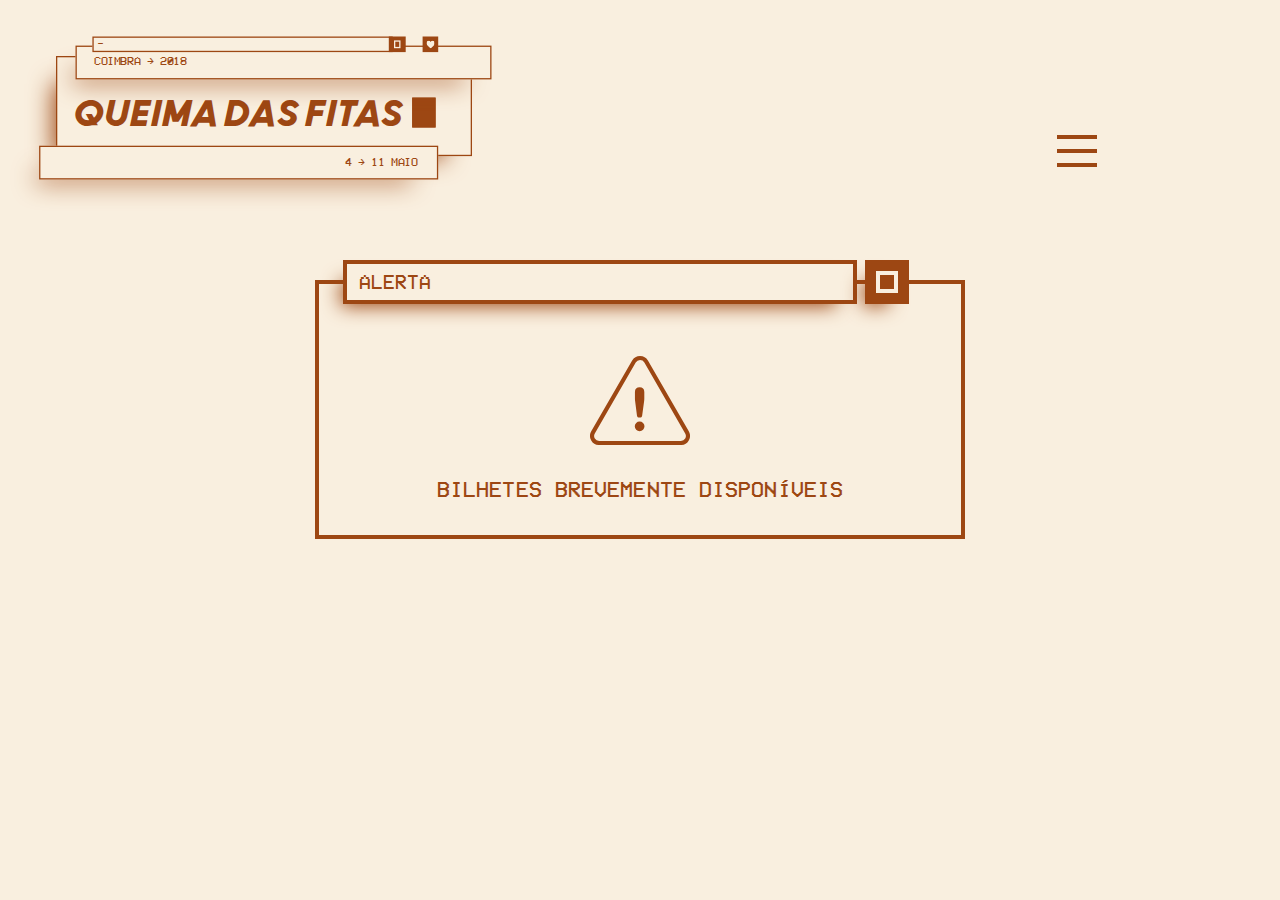
<file: views/tickets/index.html>
<!DOCTYPE html>
<html lang="en" dir="ltr">
  <head>
    <meta charset="utf-8">

    <title>Queima das Fitas 2018</title>

    <meta http-equiv="X-UA-Compatible" content="IE=edge,chrome=1">
    <meta name="viewport" content="width=device-width, initial-scale=1, user-scalable=no">

    <link rel="stylesheet" type="text/css" href="../../assets/stylesheets/application.css">

    <link rel="shortcut icon" href="../../assets/resources/favicon.ico" type="image/x-icon">
    <link rel="icon" href="../../assets/resources/favicon.ico" type="image/x-icon">

    <script src="https://ajax.googleapis.com/ajax/libs/jquery/3.3.1/jquery.min.js"></script>

    <!-- Facebook Pixel Code -->
    <script>
    !function(f,b,e,v,n,t,s)
    {if(f.fbq)return;n=f.fbq=function(){n.callMethod?
    n.callMethod.apply(n,arguments):n.queue.push(arguments)};
    if(!f._fbq)f._fbq=n;n.push=n;n.loaded=!0;n.version='2.0';
    n.queue=[];t=b.createElement(e);t.async=!0;
    t.src=v;s=b.getElementsByTagName(e)[0];
    s.parentNode.insertBefore(t,s)}(window,document,'script',
    'https://connect.facebook.net/en_US/fbevents.js');
     fbq('init', '453628975056346');
    fbq('track', 'PageView');
    </script>
    <noscript>
     <img height="1" width="1"
    src="https://www.facebook.com/tr?id=453628975056346&ev=PageView
    &noscript=1"/>
    </noscript>
    <!-- End Facebook Pixel Code -->

    <meta property="og:title" content="Queima das Fitas 2018" />
    <meta property="og:image" content="https://scontent.fopo2-2.fna.fbcdn.net/v/t31.0-8/27356105_947907725358570_6811444980122334731_o.jpg?oh=0916ba820d976c1de90a70575e3cf09a&oe=5AE5B209" />
    <meta property="og:description" content="A melhor semana do teu ano está a chegar. Já te estás a preparar? Pois, não vais querer ficar na cama. Não faças fitas e marca já na tua agenda nos dias 4 a 11 de Maio!" />
  </head>
  <body>
    <a class="logo logo-home" href="../../">
      <div class="title">
        <h1>QUEIMA DAS FITAS</h1>
        <div class="blink"></div>
      </div>
      <div class="place">
        COIMBRA → 2018
      </div>
      <div class="when">
        4 → 11 MAIO
      </div>
      <div class="top">
        -
      </div>
      <div class="square"><div class="inner-square"></div></div>
      <div class="heart">
        <svg xmlns="http://www.w3.org/2000/svg" viewBox="0 0 10.39 9.56">
          <g><g><path d="M5.16,1.69A2.72,2.72,0,0,1,7.66,0a2.88,2.88,0,0,1,2.72,2.81,2.79,2.79,0,0,1-.09,1.06A4.7,4.7,0,0,1,8.85,6.27L5.16,9.56,1.54,6.27A4.7,4.7,0,0,1,.1,3.88,2.81,2.81,0,0,1,0,2.81,2.88,2.88,0,0,1,2.73,0,2.63,2.63,0,0,1,5.16,1.69Zm.09-.18"></g></g>
        </svg>
      </div>
    </a>
    <a href="../../">
      <svg xmlns="http://www.w3.org/2000/svg" viewBox="0 0 319 296.95" class="logo-square">
        <defs>
          <style>.cls-1{fill:#fbf5c6;}.cls-2{fill:#c80a5a;}.cls-3{fill:#fcf8d6;}</style>
        </defs>
        <g id="Layer_2" data-name="Layer 2"><g id="Layer_7" data-name="Layer 7">
          <g id="_Rectangle_" data-name="&lt;Rectangle&gt;">
            <rect class="cls-1" x="23.98" y="33.89" width="258.5" height="244.17"/>
            <path class="cls-2" d="M281,35.39V276.56H25.48V35.39H281m3-3H22.48V279.56H284V32.39Z"/>
          </g>
          <g id="_Group_" data-name="&lt;Group&gt;">
            <path class="cls-2" d="M87,122l1.62,3.2h-8a20.68,20.68,0,0,1-6.45,1A16.29,16.29,0,0,1,58,109.93c0-11.6,10.22-21.15,21.68-21.15a16.54,16.54,0,0,1,16.52,16.28A21,21,0,0,1,87,122Zm-7.64-25.4c-6.78,0-13,6.54-13,13.27a8.15,8.15,0,0,0,8.4,8.5,11.07,11.07,0,0,0,2.2-.19l-4.68-9.26H80.4l2.91,5.82a13.4,13.4,0,0,0,4.49-9.6A8.2,8.2,0,0,0,79.35,96.61Z"/>
            <path class="cls-2" d="M133.11,89.4l-5,23.3c-1.67,7.93-7.64,13.27-15.56,13.27-7.11,0-13.13-5.54-13.13-12.37a10.89,10.89,0,0,1,.29-2.44l4.58-21.77h8.26l-4.73,22.2a5.49,5.49,0,0,0-.19,1.48,4.88,4.88,0,0,0,5,5.11c3.29,0,6.73-2.86,7.54-6.59l4.73-22.2Z"/>
            <path class="cls-2" d="M160.8,89.4l-1.67,7.88H145.38L144,103.44H156.6l-1.67,7.78H142.37l-1.29,6.16h13.75l-1.62,7.83h-22l7.59-35.81Z"/>
            <path class="cls-2" d="M174.22,89.4l-7.59,35.81h-8.21L166,89.4Z"/>
            <path class="cls-2" d="M214.08,89.4l-7.59,35.81h-8.21l3.53-16.66-7,10.65h-8L184.2,108l-3.68,17.19h-8.21L179.9,89.4h8.26l4.63,19.81L205.87,89.4Z"/>
            <path class="cls-2" d="M245.07,125.21h-8.31l-.81-5.06H221.24l-3,5.06h-9l21-35.81h8.83Zm-10.36-12.84-2-12-7,12Z"/>
            <path class="cls-2" d="M69.42,173.55H56.05l7.59-35.81h11a16,16,0,0,1,15.9,15.71C90.52,164.57,80.35,173.55,69.42,173.55ZM74,145.62H70.23l-4.3,20.1h3.77c6.3,0,12.46-5.78,12.46-12.17A7.76,7.76,0,0,0,74,145.62Z"/>
            <path class="cls-2" d="M123.85,173.55h-8.31l-.81-5.06H100l-3,5.06h-9l21-35.81h8.83ZM113.49,160.7l-2-12-7,12Z"/>
            <path class="cls-2" d="M151.11,149.24c-1.34-2.58-3.44-4.44-6.54-4.44-2.34,0-4.39,1.34-4.39,3.82,0,4.06,13.61,4.63,13.61,14.42,0,7.07-6.68,11.41-13.65,11.41-5.06,0-10.41-2.24-12.94-7.35l6.16-4.77c1.48,2.58,3.53,4.49,6.73,4.49,2.67,0,5.11-1.43,5.11-4,0-4.3-13.27-4-13.27-14,0-7.69,6.4-11.7,12.89-11.7,5.06,0,10.17,2.48,12.27,7.5Z"/>
            <path class="cls-2" d="M85.65,186.08,84,194H70.23l-1.34,6.16H81.45l-1.67,7.78H67.22l-3,14H56.05l7.59-35.81Z"/>
            <path class="cls-2" d="M99.07,186.08l-7.59,35.81H83.27l7.59-35.81Z"/>
            <path class="cls-2" d="M129,186.08,127.29,194h-7.83l-6,27.93h-8.21L111.2,194h-7.83l1.67-7.88Z"/>
            <path class="cls-2" d="M156.6,221.89h-8.31l-.81-5.06H132.78l-3,5.06h-9l21-35.81h8.83ZM146.24,209l-2-12-7,12Z"/>
            <path class="cls-2" d="M183.86,197.58c-1.34-2.58-3.44-4.44-6.54-4.44-2.34,0-4.39,1.34-4.39,3.82,0,4.06,13.61,4.63,13.61,14.42,0,7.07-6.68,11.41-13.65,11.41-5.06,0-10.41-2.24-12.94-7.35l6.16-4.77c1.48,2.58,3.53,4.49,6.73,4.49,2.67,0,5.11-1.43,5.11-4,0-4.3-13.27-4-13.27-14,0-7.69,6.4-11.7,12.89-11.7,5.06,0,10.17,2.48,12.27,7.5Z"/>
          </g>
          <g id="_Group_2" data-name="&lt;Group&gt;">
            <rect class="cls-2" x="198.53" y="185.18" width="28.92" height="38.29"/>
          </g>
          <g id="_Rectangle_2" data-name="&lt;Rectangle&gt;">
            <rect class="cls-1" x="1.5" y="244.76" width="244.32" height="50.69"/>
            <path class="cls-2" d="M244.32,246.26v47.69H3V246.26H244.32m3-3H0v53.69H247.32V243.26Z"/>
          </g>
          <g id="_Group_3" data-name="&lt;Group&gt;">
            <path class="cls-2" d="M111.23,261.08v-.87H113v7h1.75V269H113v3.5h-1.75V269H106v-3.5h.87v-.87h.87v-.87h.87v-.87h.87V262h.87v-.87Zm0,6.12v-3.5h-.87v.87h-.87v.87h-.87v.87h-.87v.88Z"/>
            <path class="cls-2" d="M134.16,262.83v.87H135v.87h.87v.87h.87v1.75h-.87v.87H135V269h-.87v.87h-.87v.87h-1.75v-.87h.87V269h.87v-.87h.87v-.87H128v-1.75h6.12v-.87h-.87v-.87h-.87v-.87h-.87V262h1.75v.88Z"/>
            <path class="cls-2" d="M155.35,270.7h1.75v1.75h-5.25V270.7h1.75v-7h-1.75V262h.87v-.87h.87v-.87h1.75Z"/>
            <path class="cls-2" d="M166.37,270.7h1.75v1.75h-5.25V270.7h1.75v-7h-1.75V262h.87v-.87h.87v-.87h1.75Z"/>
            <path class="cls-2" d="M184.93,272.45h-1.75V260.21h1.75V262h.87v.88h.87v.87h1.75v-.87h.87V262h.87v-1.75h1.75v12.24h-1.75v-7.87h-.87v.87h-.87v1.75h-1.75v-1.75h-.87v-.87h-.87Z"/>
            <path class="cls-2" d="M196,272.45h-1.75v-8.74h.87v-.87H196V262h.87v-.87h.87v-.87h1.75v.87h.87V262h.87v.88h.87v.87H203v8.74h-1.75V269H196Zm0-5.25h5.25v-2.62h-.87v-.87h-.87v-.87h-1.75v.87h-.87v.87H196Z"/>
            <path class="cls-2" d="M207,272.45V270.7h1.75V262H207v-1.75h5.25V262h-1.75v8.74h1.75v1.75Z"/>
            <path class="cls-2" d="M218,261.08v-.87h5.25v.87h.87V262H225v8.74h-.87v.88h-.87v.87H218v-.87h-.87v-.87h-.87V262h.87v-.87Zm4.37.87h-3.5v.88H218v7h.87v.87h3.5v-.87h.87v-7h-.87Z"/>
          </g>
          <g id="_Rectangle_3" data-name="&lt;Rectangle&gt;">
            <rect class="cls-1" x="59.74" y="14" width="248.1" height="52.2"/>
            <path class="cls-2" d="M306.34,15.5V64.7H61.24V15.5h245.1m3-3H58.24V67.7h251.1V12.5Z"/>
          </g>
          <g id="_Group_4" data-name="&lt;Group&gt;">
            <path class="cls-2" d="M84,50.58h3.5v-.87h.87v-.87h1.75v1.75h-.87v.87h-.87v.87H83.12v-.87h-.87v-.87h-.87V41.84h.87V41h.87v-.87h5.25V41h.87v.87h.87v1.75H88.36v-.87h-.87v-.87H84v.87h-.87v7H84Z"/>
            <path class="cls-2" d="M94.15,41v-.87h5.25V41h.87v.87h.87v8.74h-.87v.87h-.87v.87H94.15v-.87h-.87v-.87H92.4V41.84h.87V41Zm4.37.87H95v.87h-.87v7H95v.87h3.5v-.87h.87v-7h-.87Z"/>
            <path class="cls-2" d="M105.17,52.33V50.58h1.75V41.84h-1.75V40.09h5.25v1.75h-1.75v8.74h1.75v1.75Z"/>
            <path class="cls-2" d="M116.2,52.33h-1.75V40.09h1.75v1.75h.87v.87H118v.87h1.75v-.87h.87v-.87h.87V40.09h1.75V52.33h-1.75V44.46h-.87v.87h-.87v1.75H118V45.33h-.87v-.87h-.87Z"/>
            <path class="cls-2" d="M125.48,52.33V40.09h7V41h.87v.87h.87v3.5h-.87v1.75h.87v3.5h-.87v.87h-.87v.87Zm1.75-7h4.37v-.87h.87V42.71h-.87v-.87h-4.37Zm0,5.25h4.37v-.87h.87V48h-.87v-.87h-4.37Z"/>
            <path class="cls-2" d="M139.13,47.08h-.87v5.25h-1.75V40.09h7V41h.87v.87h.87v3.5h-.87v.87h-.87v.87h-1.75V48h.87v.87h.87v.87h.87v.87h.87v1.75H143.5v-.87h-.87v-.87h-.87v-.87h-.87v-.87H140V48h-.87Zm-.87-5.25v3.5h4.37v-.87h.87V42.71h-.87v-.87Z"/>
            <path class="cls-2" d="M149.29,52.33h-1.75V43.59h.87v-.87h.87v-.87h.87V41H151v-.87h1.75V41h.87v.87h.87v.87h.87v.87h.87v8.74h-1.75v-3.5h-5.25Zm0-5.25h5.25V44.46h-.87v-.87h-.87v-.87H151v.87h-.87v.87h-.87Z"/>
            <path class="cls-2" d="M175.71,42.71v.87h.87v.87h.87v.87h.87v1.75h-.87V48h-.87v.87h-.87v.87h-.87v.87h-1.75v-.87H174v-.87h.87V48h.87v-.87h-6.12V45.33h6.12v-.87h-.87v-.87H174v-.87h-.87v-.87h1.75v.87Z"/>
            <path class="cls-2" d="M193.4,50.58h7v1.75h-8.74V47.08h.87v-.87h.87v-.87h4.37v-.87h.87V42.71h-.87v-.87h-3.5v.87h-.87v.87h-1.75V41.84h.87V41h.87v-.87h5.25V41h.87v.87h.87v3.5h-.87v.87h-.87v.87h-4.37V48h-.87Z"/>
            <path class="cls-2" d="M204.43,41v-.87h5.25V41h.87v.87h.87v8.74h-.87v.87h-.87v.87h-5.25v-.87h-.87v-.87h-.87V41.84h.87V41Zm.87,6.12v-.87h.87v-.87H207v-.87h.87v-.87h1.75v-.87h-.87v-.87h-3.5v.87h-.87v4.37Zm-.87,1.75v.87h.87v.87h3.5v-.87h.87V45.33h-.87v.87h-.87v.87H207V48h-.87v.87Z"/>
            <path class="cls-2" d="M219,50.58h1.75v1.75h-5.25V50.58h1.75v-7h-1.75V41.84h.87V41h.87v-.87H219Z"/>
            <path class="cls-2" d="M231.73,51.45v.87h-5.25v-.87h-.87v-.87h-.87v-3.5h.87V45.33h-.87v-3.5h.87V41h.87v-.87h5.25V41h.87v.87h.87v3.5h-.87v1.75h.87v3.5h-.87v.87Zm-.87-9.62h-3.5v.87h-.87v1.75h.87v.87h3.5v-.87h.87V42.71h-.87Zm-3.5,8.74h3.5v-.87h.87V48h-.87v-.87h-3.5V48h-.87v1.75h.87Z"/>
          </g>
          <g id="_Rectangle_4" data-name="&lt;Rectangle&gt;">
            <rect class="cls-2" x="251.29" y="2.49" width="22.46" height="21.99"/>
            <path class="cls-2" d="M275.26,26H249.79V1h25.46Zm-22.46-3h19.46V4H252.79Z"/>
          </g>
          <g id="_Group_5" data-name="&lt;Group&gt;">
            <path class="cls-3" d="M268.2,19.47H257V8.26H268.2Zm-8.21-3h5.21V11.26H260Z"/>
          </g>
          <g id="_Rectangle_5" data-name="&lt;Rectangle&gt;">
            <rect class="cls-2" x="295.04" y="1.5" width="22.46" height="21.99"/>
            <path class="cls-2" d="M319,25H293.54V0H319Zm-22.46-3H316V3H296.54Z"/>
          </g>
          <g id="_Group_6" data-name="&lt;Group&gt;">
            <path class="cls-3" d="M306.35,9.7a3.33,3.33,0,0,1,3.05-2.07,3.53,3.53,0,0,1,3.33,3.45,3.42,3.42,0,0,1-.11,1.3,5.76,5.76,0,0,1-1.76,2.93l-4.52,4-4.44-4a5.76,5.76,0,0,1-1.76-2.93,3.44,3.44,0,0,1-.11-1.3,3.53,3.53,0,0,1,3.33-3.45,3.23,3.23,0,0,1,3,2.07Zm.11-.22"/>
          </g>
          <g id="_Rectangle_6" data-name="&lt;Rectangle&gt;">
            <rect class="cls-1" x="80.5" y="2.49" width="171.24" height="21.99"/>
            <path class="cls-2" d="M253.23,26H79V1H253.23ZM82,23H250.23V4H82Z"/>
          </g>
          <g id="_Group_7" data-name="&lt;Group&gt;">
            <g id="_Group_8" data-name="&lt;Group&gt;">
              <rect class="cls-2" x="88.56" y="11" width="15.88" height="3"/>
            </g>
          </g>
        </g>
      </g>
    </svg>
    </a>
    <div class="nav-button">
      <div></div>
      <div></div>
      <div></div>
    </div>
    <div class="navbar">
      <nav>
        <div><a href="../poster/">CARTAZ</a></div>
        <div><a href="../soon/">HISTÓRIA</a></div>
        <div></div>
        <div><a href="../tickets/">BILHETES</a></div>
        <div><a href="../calendar/">CALENDÁRIO</a></div>
        <div><a href="../news/">NOTÍCIAS</a></div>
        <div><a href="../documents/">DOCUMENTOS</a></div>
        <div><a href="../contacts/">CONTACTOS</a></div>
        <div><a href="../partners/">PARCEIROS</a></div>
      </nav>
    </div>

    <main class="soon-container">
      <div class="soon-container-c">
        <div class="soon-top">
          ALERTA
        </div>
        <div class="square"><div class="inner-square"></div></div>

        <svg xmlns="http://www.w3.org/2000/svg" viewBox="0 0 72.83 64.84">
          <defs>
            <style>
              .cls-1 {
                fill: none;
                stroke-miterlimit: 10;
                stroke-width: 3px;
              }
            </style>
          </defs>
          <g>
            <g>
              <g>
                <path class="cls-1" d="M2.2,55.64,32,4.07a5.13,5.13,0,0,1,8.89,0L70.64,55.64a5.13,5.13,0,0,1-4.45,7.7H6.64A5.13,5.13,0,0,1,2.2,55.64Z"/>
                <g>
                  <path class="cls-2" d="M36.14,47.68a3.54,3.54,0,1,1-3.54,3.54A3.56,3.56,0,0,1,36.14,47.68Zm3.41-16.55a16.77,16.77,0,0,1-.17,2L38,43.28c-.17,1.25-.78,1.6-1.9,1.6s-1.73-.34-1.9-1.6L32.9,33.17a16.77,16.77,0,0,1-.17-2v-5c0-2.2,1.25-3.33,3.41-3.33s3.41,1.12,3.41,3.33Z"/>
                </g>
              </g>
            </g>
          </g>
        </svg>

        BILHETES BREVEMENTE DISPONÍVEIS
        </div>

    </main>

    <script src="../../assets/javascript/nav.js"></script>
  </body>
</html>
</file>
<file: assets/stylesheets/application.css>
html,body,div,span,object,iframe,h1,h2,h3,h4,h5,h6,p,blockquote,pre,a,abbr,address,cite,code,del,dfn,em,img,ins,kbd,q,samp,img,input,button,textarea,small,strong,sub,sup,var,b,u,i,dl,dt,dd,ol,ul,li,fieldset,form,label,legend,caption,table,thead,tbody,tfoot,th,tr,td,article,aside,canvas,details,figcaption,figure,footer,header,hgroup,main,menu,nav,section,summary,time,mark,audio,video{appearance:none;background:transparent;border:0;border-collapse:collapse;border-radius:0;border-spacing:0;box-sizing:border-box;font-family:inherit;font-size:100%;line-height:120%;list-style:none;margin:0;outline:0;padding:0;resize:none;vertical-align:baseline}article,aside,details,figcaption,figure,footer,header,hgroup,main,menu,nav,section{display:block}input,select{vertical-align:middle}input[type=search]::-ms-clear{display:none;height:0;width:0}input[type=search]::-ms-reveal{display:none;height:0;width:0}input[type=search]::-webkit-search-decoration,input[type=search]::-webkit-search-cancel-button,input[type=search]::-webkit-search-results-button,input[type=search]::-webkit-search-results-decoration{display:none}html{text-rendering:optimizeLegibility;font-kerning:normal;-webkit-font-smoothing:antialiased;-moz-osx-font-smoothing:grayscale;font-size:62.5%;text-size-adjust:100%}body{letter-spacing:.01em;line-height:1}@font-face{font-family:VCR;src:url(./fonts/VCR_OSD_MONO_1.001.ttf)}@font-face{font-family:AnoBlack;src:url(./fonts/ANOBLACK-ITALIC.OTF)}@font-face{font-family:AnoBlackRegular;src:url(./fonts/ANOREGULAR-ITALIC.OTF)}.wrapper-80{width:80%;margin:0 auto;height:100vh}.w-50{width:80%}@media (min-width: 550px){.w-50{width:50%}}.wrapper-grad{background-color:#ff5314;background:linear-gradient(to bottom, #e3e3e3 23%, #ff5314 100%);width:100%;height:100vh}.wrapper-home{width:80%;margin:0 auto;height:100%}.flex-center{align-items:center;display:flex;justify-content:center}.flex-sa{display:flex;justify-content:space-around}.flex-sb{display:flex;justify-content:space-between}.flex-sb-vam{justify-content:space-between;align-items:center;display:flex}.flex-vam{align-items:center;display:flex}.flex-end{display:flex;align-items:flex-end;justify-content:center}.flex-j-end{display:flex;justify-content:flex-end}.flex-start{display:flex;align-items:flex-start}.flex-col-sb{flex-direction:column;justify-content:space-between;display:flex}.flex-sb-wrap{display:flex;justify-content:space-between;flex-wrap:wrap}.flex-col-center{flex-direction:column;display:flex;justify-content:center}.flex-wrap-center{display:flex;flex-wrap:wrap;justify-content:center}html{background:#F9EFDF;position:relative}body{min-height:100vh;width:100vw;overflow-x:hidden}*{color:#9D4713}h2,h3,p,html{font-family:'VCR', sans-serif}h1{font-family:'AnoBlack', sans-serif;font-size:3.2rem;line-height:130%;font-weight:100}@media (min-width: 550px){h1{font-size:4rem}}h2{font-size:3rem;font-weight:100;letter-spacing:-.05em;line-height:140%}span{display:inline-block}a{text-decoration:none}p{font-size:1.5rem;line-height:2.3rem}b{font-weight:700}strong{font-weight:900}i{font-style:italic}pre{white-space:pre-wrap;word-wrap:break-word}.logo{position:absolute;left:56px;top:56px;width:25vw;height:6vw;background:#F9EFDF;z-index:3}.logo div{background:#F9EFDF;border:solid 0.15vw #9D4713;box-sizing:border-box;font-size:0.7vw;box-shadow:-0.9vw 0.9vw 1.5vw -0.75vw #9D4713}.logo .title{width:100%;height:100%;display:flex;align-items:center;justify-content:flex-start;flex-direction:row;padding-left:1vw;padding-top:1.2vw;z-index:0}.logo .title h1{font-size:2.1vw}.logo .title .blink{margin-left:0.5vw;margin-top:-0.4vw;width:1.4vw;height:1.8vw;background:#9D4713;animation-name:blink;animation-duration:1.4s;animation-iteration-count:infinite;animation-fill-mode:both}@keyframes blink{0%{opacity:.1}20%{opacity:1}100%{opacity:.1}}.logo .place{position:absolute;left:1.2vw;top:-0.6vw;height:2vw;width:25vw;display:flex;align-items:center;justify-content:flex-start;padding-left:1vw;z-index:1}.logo .top{position:absolute;left:2.2vw;top:-1.2vw;height:1vw;width:18vw;display:flex;align-items:center;justify-content:flex-start;padding-left:0.2vw;z-index:2}.logo .when{position:absolute;right:2vw;bottom:-1.4vw;height:2vw;width:24vw;display:flex;align-items:center;justify-content:flex-end;padding-right:1.2vw;z-index:1}.logo .square{position:absolute;left:20vw;top:-1.2vw;height:1vw;width:1vw;display:flex;align-items:center;justify-content:center;border:0;padding:0.2vw;background:#9D4713;z-index:2}.logo .square .inner-square{width:70%;height:70%;border:solid 0.11vw #F9EFDF;background:#9D4713}.logo .heart{position:absolute;left:22vw;top:-1.2vw;height:1vw;width:1vw;display:flex;align-items:center;justify-content:center;border:0;background:#9D4713;z-index:2}.logo .heart svg{fill:#F9EFDF;width:50%;height:50%}.logo-home{transform:scale(1.3);transform-origin:top left}@media screen and (max-width: 805px){.logo-home{display:none}}.logo-square{position:relative;z-index:4;width:60%;display:block;margin:0 auto;padding-top:96px}.logo-square .cls-1,.logo-square .cls-3{fill:#F9EFDF}.logo-square .cls-2{fill:#9D4713}@media screen and (min-width: 805px){.logo-square{display:none}}.nav-button{position:absolute;right:calc((100vw / 6) - 30px);top:calc((100vh / 6) - 25px);cursor:pointer;z-index:6;transition:padding-left 0.5s}.nav-button div{background:#9D4713;height:4px;width:40px;margin-top:10px;margin-bottom:10px;transform-origin:center left;transition:opacity 0.5s, transform 0.5s}.nav-button.active div:nth-child(2){opacity:0}.nav-button.active div:nth-child(1){transform:rotate(45deg)}.nav-button.active div:nth-child(3){transform:rotate(-45deg)}@media screen and (max-width: 805px){.nav-button{margin:0 auto;left:0;right:0;top:calc(100vh / 44);width:40px}}.nav-button.active{position:fixed;padding-left:6px}.navbar{position:fixed;width:100vw;height:100vh;z-index:5;right:-100vw;transition:right 0.5s, top 0.5s}.navbar div{display:flex;justify-content:center;align-items:center}.navbar div a{font-family:'AnoBlack', sans-serif;font-size:3.2rem;border:solid 4px transparent;box-sizing:border-box;background:transparent;padding:12px;padding-bottom:6px}.navbar.active{right:0}.navbar nav{width:100%;height:100%;display:flex;flex-direction:row;flex-wrap:wrap;border:solid 2px #9D4713}.navbar nav div{width:calc(100% / 3);height:calc(100% / 3);background:#F9EFDF;border:solid 2px #9D4713}.navbar nav div:hover{background-color:#F9EFDF;background-image:linear-gradient(45deg, #9D4713 25%, transparent 25%, transparent 75%, #9D4713 75%, #9D4713),linear-gradient(45deg, #9D4713 25%, transparent 25%, transparent 75%, #9D4713 75%, #9D4713);background-size:30px 30px;background-position:0 0, 15px 15px}.navbar nav div:hover a{background:#F9EFDF;border:solid 4px #9D4713}.navbar nav div:hover:nth-child(3){background:#F9EFDF}@media screen and (max-width: 805px){.navbar nav div:last-child{border-bottom:solid 6px #9D4713}}@media screen and (max-width: 805px){.navbar nav{flex-direction:column;flex-wrap:nowrap}.navbar nav div{height:calc(100% / 9);width:100% !important}.navbar nav div:nth-child(3){display:none}}@media screen and (max-width: 805px){.navbar{right:0;top:-100vh}.navbar.active{top:11.5%}}@media screen and (min-width: 805px){.navbar{top:0}}.countdown{position:absolute;bottom:0;left:0;width:100%;display:flex;align-items:center;flex-direction:column}@media screen and (max-width: 805px){.countdown{display:none}}.countdown .timer-form{width:100%;font-size:4rem;border-left:solid 4px #9D4713;border-right:solid 4px #9D4713;border-top:solid 4px #9D4713;background-color:#F9EFDF;padding:6px;padding-left:12px;display:flex;flex-direction:row;align-items:center;justify-content:center}.countdown #timer{font-size:4rem}@media screen and (max-width: 370px){.countdown #timer{font-size:6rem}}form{margin-top:8px;display:flex;flex-direction:column}form input{background-color:#9D4713;padding-left:12px;padding-right:12px;padding-top:6px;padding-bottom:6px;color:#F9EFDF;font-size:2rem;margin-bottom:6px;margin-top:6px}form ::placeholder{color:#F9EFDF;filter:opacity(60%)}.form-container{position:absolute;right:28px;bottom:120px;max-width:90vw;background:#F9EFDF;padding:12px;border:solid 4px #9D4713;font-size:1.5rem}.form-container .square-go{position:absolute;top:-30px;right:-16px;width:32px;height:32px}@media screen and (max-width: 805px){.form-container{bottom:24px;width:90vw}}.loadbar{width:100%;height:36px;border:solid 4px #9D4713;background:#F9EFDF;box-sizing:border-box}.loadbar #load{height:100%;background:#9D4713;width:0;transition:width 2s}.doc-grid{padding-top:280px;padding-bottom:96px;display:grid;grid-template-columns:repeat(auto-fill, 200px);grid-gap:10px;grid-row-gap:40px;grid-auto-rows:minmax(100px, auto);max-width:850px;justify-content:center;margin:0 auto}@media screen and (max-width: 805px){.doc-grid{padding-top:96px}}.doc{display:flex;align-items:center;flex-direction:column}.doc.outdated{filter:opacity(50%)}.doc svg{fill:#9D4713;width:90px}.doc p{margin-top:12px;text-align:center}.contact-grid{padding-top:280px;padding-bottom:96px;display:grid;grid-template-columns:repeat(auto-fill, 400px);grid-gap:80px;grid-row-gap:40px;grid-auto-rows:minmax(100px, auto);max-width:950px;justify-content:center;margin:0 auto}@media screen and (max-width: 805px){.contact-grid{grid-template-columns:repeat(auto-fill, 80%)}}@media screen and (max-width: 805px){.contact-grid{padding-top:96px}}.contact-grid.news{grid-template-columns:repeat(auto-fill, 500px);max-width:1100px;grid-row-gap:80px}@media screen and (max-width: 805px){.contact-grid.news{grid-template-columns:repeat(auto-fill, 80%)}}.contact-grid.news.read{grid-template-columns:100%;max-width:1000px;padding-bottom:280px}@media screen and (max-width: 1085px){.contact-grid.news.read{left:0;padding-bottom:400px}}.contact-grid .contact{position:relative;left:-6px}.contact-grid .contact .square{position:absolute;left:85%;top:0;background:#9D4713;width:44px;height:44px;z-index:3;display:flex;justify-content:center;align-items:center;box-shadow:-0.9vw 0.9vw 1.5vw -0.75vw #9D4713}.contact-grid .contact .square.read{background:#F9EFDF;border:solid 4px #9D4713}.contact-grid .contact .square .inner-square{border:solid 4px #F9EFDF;width:50%;height:50%}.contact-grid .contact .square.news{left:calc(95% - 22px)}.contact-grid .contact .square.news svg{width:50%;fill:#F9EFDF}.contact-grid .contact .square.news.read{right:0;top:0px}@media screen and (max-width: 1085px){.contact-grid .contact .square.news.read{left:calc(80vw + 12px);top:-24px}}.contact-grid .contact .square.news.read svg{width:55%;margin-left:4px;margin-top:4px;fill:#9D4713}.contact-grid .contact .contact-top,.contact-grid .contact .contact-bottom{position:relative;border:solid 4px #9D4713;background:#F9EFDF}.contact-grid .contact .contact-top{font-size:2rem;display:flex;align-items:center;padding:6px;z-index:1;width:80%;box-shadow:-0.9vw 0.9vw 1.5vw -0.75vw #9D4713}.contact-grid .contact .contact-top.news{position:absolute;background-color:#F9EFDF;background-image:linear-gradient(45deg, #9D4713 25%, transparent 25%, transparent 75%, #9D4713 75%, #9D4713),linear-gradient(45deg, #9D4713 25%, transparent 25%, transparent 75%, #9D4713 75%, #9D4713);background-size:30px 30px;background-position:0 0, 15px 15px;width:150px;height:150px}@media screen and (max-width: 805px){.contact-grid .contact .contact-top.news{width:100px;height:100px}}.contact-grid .contact .contact-top.news.read{width:300px;height:300px}@media screen and (max-width: 1085px){.contact-grid .contact .contact-top.news.read{position:static;margin:0 auto;width:80%;max-width:700px;height:60vw}}.contact-grid .contact .contact-bottom{width:95%;left:24px;top:-24px;display:flex;padding:12px;flex-direction:column;z-index:0}.contact-grid .contact .contact-bottom.news{top:24px;width:80%;left:15%;padding-left:86px}@media screen and (max-width: 805px){.contact-grid .contact .contact-bottom.news{padding-left:12px}.contact-grid .contact .contact-bottom.news .name{padding-left:56px}.contact-grid .contact .contact-bottom.news.read .name{padding-left:0px;line-height:110%}}.contact-grid .contact .contact-bottom.news.read{max-width:700px;padding-left:80px;padding-right:24px;padding-bottom:42px}@media screen and (min-width: 1085px){.contact-grid .contact .contact-bottom.news.read{left:calc(15% + 100px)}}@media screen and (max-width: 1085px){.contact-grid .contact .contact-bottom.news.read{padding-left:24px;margin:0 auto;left:0}}.contact-grid .contact .contact-bottom .name{font-size:1.2rem;font-family:'AnoBlack', sans-serif}.contact-grid .contact .contact-bottom .name.news{font-size:2rem}.contact-grid .contact .contact-bottom .name.news.read{font-size:2.5rem;padding-top:24px}.contact-grid .contact .contact-bottom .description{font-size:1.2rem;line-height:130%}.contact-grid .contact .contact-bottom .description.news{font-size:1.5rem;font-family:'AnoBlackRegular', sans-serif}.contact-grid .contact .contact-bottom .description.news.read{font-size:1.7rem}.contact-grid .contact .contact-bottom .date.news{font-size:1rem}.contact-grid .contact .contact-bottom .date.news.read{font-size:1.5rem;padding-bottom:24px}.contact-grid .contact .contact-title{background:#9D4713;color:#F9EFDF;padding:6px;margin-top:24px;margin-bottom:6px}.contact-grid .contact .contact-title a{font-size:1.3rem;color:#F9EFDF}.partner-container{padding-top:280px;padding-bottom:96px;max-width:950px;margin:0 auto;padding-left:24px;padding-right:24px}@media screen and (max-width: 805px){.partner-container{padding-top:96px}}.partner-container .partner-c-container{border:solid 4px #9D4713;padding:24px}.partner-container .partner-c-container .partner-grid-c{margin-bottom:32px}.partner-container .partner-c-container .partner-grid-c:last-child{margin-bottom:0}.partner-container h2{font-size:1.5rem;padding:4px;padding-right:8px;background:#9D4713;color:#F9EFDF;display:inline-block;margin-bottom:24px}.partner-container .partner-grid{display:grid;justify-content:center;grid-template-columns:repeat(auto-fill, 90px);grid-gap:12px;grid-row-gap:12px;grid-auto-rows:minmax(90px, auto)}.partner-container .partner-grid .partner{display:flex;justify-content:center;align-items:center;background-color:#F9EFDF;background-image:linear-gradient(45deg, #9D4713 25%, transparent 25%, transparent 75%, #9D4713 75%, #9D4713),linear-gradient(45deg, #9D4713 25%, transparent 25%, transparent 75%, #9D4713 75%, #9D4713);background-size:30px 30px;background-position:0 0, 15px 15px}.partner-container .partner-grid .partner img{width:90%}.history-container{padding-top:280px;padding-bottom:96px;padding-left:24px;padding-right:24px}@media screen and (max-width: 805px){.history-container{padding-top:96px}}.history-container .history-container-c{max-width:650px;margin:0 auto;padding-left:24px;padding-right:24px;border:solid 4px #9D4713;padding-top:48px;padding-bottom:32px;font-size:1.7rem;font-family:'AnoBlackRegular', sans-serif;position:relative;line-height:130%}.history-container .square{position:absolute;left:85%;top:-24px;background:#9D4713;width:44px;height:44px;z-index:3;display:flex;justify-content:center;align-items:center;box-shadow:-0.9vw 0.9vw 1.5vw -0.75vw #9D4713}.history-container .square .inner-square{border:solid 4px #F9EFDF;width:50%;height:50%}.history-container .contact-top{font-family:'VCR', sans-serif;left:24px;top:-24px;position:absolute;border:solid 4px #9D4713;background:#F9EFDF;font-size:2rem;display:flex;align-items:center;padding:6px;z-index:1;width:80%;box-shadow:-0.9vw 0.9vw 1.5vw -0.75vw #9D4713}.soon-tickets{font-family:'AnoBlack', sans-serif;font-size:3rem !important}.soon-container{padding-top:280px;padding-bottom:96px;padding-left:24px;padding-right:24px}@media screen and (max-width: 805px){.soon-container{padding-top:96px}}.soon-container img{width:100%;max-width:650px;display:block;margin:0 auto;border:solid 4px #9D4713;border-bottom:0}.soon-container .soon-container-c{max-width:650px;margin:0 auto;padding-left:24px;padding-right:24px;border:solid 4px #9D4713;padding-top:48px;padding-bottom:32px;font-size:2.2rem;position:relative;display:flex;flex-direction:column;align-items:center;text-align:center}.soon-container .soon-container-c svg{margin-top:24px;margin-bottom:32px;width:100px}.soon-container .soon-container-c svg .cls-1{stroke:#9D4713}.soon-container .soon-container-c svg .cls-2{fill:#9D4713}.soon-container .square{position:absolute;left:85%;top:-24px;background:#9D4713;width:44px;height:44px;z-index:3;display:flex;justify-content:center;align-items:center;box-shadow:-0.9vw 0.9vw 1.5vw -0.75vw #9D4713}.soon-container .square .inner-square{border:solid 4px #F9EFDF;width:50%;height:50%}.soon-container .square .heart{width:100%;height:100%;margin-bottom:50%}.soon-container .square .heart svg{fill:#F9EFDF;width:50%}.soon-container .soon-top{font-family:'VCR', sans-serif;left:24px;top:-24px;position:absolute;border:solid 4px #9D4713;background:#F9EFDF;font-size:2rem;display:flex;align-items:center;padding:6px;padding-left:12px;z-index:1;width:80%;box-shadow:-0.9vw 0.9vw 1.5vw -0.75vw #9D4713}.change-button{position:absolute;width:350px;min-height:70px;padding-top:12px;padding-bottom:10px;border:solid 4px #9D4713;bottom:64px;display:flex;justify-content:center;align-items:center}.change-button p{font-family:'AnoBlack', sans-serif;font-size:2.2rem;max-width:310px}@media screen and (max-width: 1085px){.change-button{width:80%;height:90px;padding-left:12px;padding-right:12px}}.change-button .change{box-shadow:-0.9vw 0.9vw 1.5vw -0.75vw #9D4713;position:absolute;top:-24px;border:solid 4px #9D4713;padding:6px;font-size:1.5rem;background:#F9EFDF}.change-button.left{left:64px}.change-button.left .change{left:-24px}@media screen and (max-width: 1085px){.change-button.left{left:10%;bottom:200px}}.change-button.right{right:64px}.change-button.right .change{right:-24px}@media screen and (max-width: 1085px){.change-button.right{right:10%}}main.read{position:relative;z-index:2}.calendar-container{padding-left:42px;padding-right:42px;display:flex;flex-direction:row;width:100%;margin-bottom:50px;margin-top:280px}@media screen and (max-width: 805px){.calendar-container{display:inline-block}}.calendar-container .calendar-menu{display:flex;flex-direction:column;width:150px;height:100%;margin-right:42px;justify-content:space-around}.calendar-container .calendar-menu .menu svg{height:80px;fill:#9D4713}.calendar-container .calendar-menu .menu svg.hide{display:none}.calendar-container .calendar-menu .menu-title{width:100%;text-align:center;font-size:1.8rem;margin-top:12px;margin-bottom:24px}@media screen and (max-width: 805px){.calendar-container .calendar-menu{width:100%;height:100px;margin-right:0px;flex-direction:row;justify-content:space-around;margin-bottom:42px}.calendar-container .calendar-menu div{display:flex;align-items:center;flex-direction:column}.calendar-container .calendar-menu .menu svg{min-height:30px;height:40px;width:80px}.calendar-container .calendar-menu .menu-title{font-size:1.3rem}}.calendar-container .calendar{display:flex;flex-direction:row;flex-wrap:wrap;justify-content:center;width:calc(100% - 350px);padding:42px;border:solid 4px #9D4713;box-shadow:-0.9vw 0.9vw 1.5vw -0.75vw #9D4713}@media screen and (max-width: 805px){.calendar-container .calendar{width:100%;margin-bottom:96px}}.calendar-container .calendar.hide{display:none}.calendar-container .calendar .event{width:150px;margin:12px}.calendar-container .calendar .event div{width:100%;height:150px;margin-bottom:12px;background-color:#F9EFDF;background-image:linear-gradient(45deg, #9D4713 25%, transparent 25%, transparent 75%, #9D4713 75%, #9D4713),linear-gradient(45deg, #9D4713 25%, transparent 25%, transparent 75%, #9D4713 75%, #9D4713);background-size:30px 30px;background-position:0 0, 15px 15px}.calendar-container .calendar .event p{text-align:center}@media screen and (max-width: 805px){.calendar-container{margin-top:96px}}.video-wrapper{position:absolute;top:-0%;left:-0%;width:100%;height:100%}.video-wrapper iframe{position:absolute;top:0;bottom:0;right:0;left:0;margin:auto;min-height:50%;min-width:50%}.home-body{width:100vw;height:100vh;overflow:hidden}@media screen and (max-width: 805px){.home-body{overflow:auto}}.artists-container{width:100%;height:100%;display:flex;justify-content:center;align-items:center;flex-direction:column}.artists{width:100%;height:60vh;margin-top:16vw;padding-left:96px;padding-right:96px}@media screen and (max-width: 805px){.artists{margin-top:-150px;padding-left:12px;padding-right:12px}}.artists .artist{text-align:center;text-transform:uppercase;font-family:'AnoBlack', sans-serif;cursor:default;user-select:none;-webkit-touch-callout:none}.artists .artist span{position:relative;transition:color 0.3s;z-index:0}.artists .artist span:before{content:"";position:absolute;height:85%;bottom:15%;left:-2.5%;background-color:#9D4713;visibility:hidden;width:0;transition:all 0.3s ease-in-out 0s;z-index:-1}.artists .artist span:hover:before{visibility:visible;width:105%}.artists .artist span:hover{color:#F9EFDF;z-index:4}.artists .artist.main{font-size:3vw;line-height:150%}.artists .artist.main span{margin-right:18px;margin-left:18px}@media screen and (max-width: 805px){.artists .artist.main span{margin-right:0;margin-left:0}}.artists .artist.secondary{font-size:1.8vw;line-height:180%}.artists .artist.secondary span{margin-right:12px;margin-left:12px}.artists .artist.other{font-size:1vw;line-height:230%}.artists .artist.other span{margin-right:12px;margin-left:12px}@media screen and (max-width: 805px){.artists .artist.main{font-size:6vw;line-height:150%}.artists .artist.secondary{font-size:3.5vw;line-height:180%}.artists .artist.other{font-size:2.5vw;line-height:230%}}@media screen and (min-width: 805px){.desktop-hide{display:none}}.pop-media::before{background-color:#F9EFDF;content:'';display:block;width:100%;height:100%;mix-blend-mode:darken;position:absolute;top:0;left:0}.pop-media::after{background-color:#9D4713;content:'';display:block;width:100%;height:100%;mix-blend-mode:lighten;position:absolute;top:0;left:0}.calendar-container .calendar .event .image{border:solid 4px #9D4713}.calendar-container .calendar .event .image-1{background-image:url("../../assets/resources/trivial.jpg");background-size:cover}.calendar-container .calendar .event .image-2{background-image:url("../../assets/resources/bandas.jpg");background-size:cover}.calendar-container .calendar .event .image-3{background-image:url("../../assets/resources/dr.why.jpg");background-size:cover}.calendar-container .calendar .event .image-4{background-image:url("../../assets/resources/concurso_dj.jpg");background-size:cover}.calendar-container .calendar .event .image-5{background-image:url("../../assets/resources/o_que_fazias.jpg");background-size:cover}.calendar-container .calendar .event .image-sport-1{background-image:url("../../assets/resources/intelectual.jpg");background-size:cover}.calendar-container .calendar .event .image-sport-2{background-image:url("../../assets/resources/torneios_aac_1.jpg");background-size:cover}.calendar-container .calendar .event .image-sport-3{background-image:url("../../assets/resources/bubble.jpg");background-size:cover}.calendar-container .calendar .event .image-sport-4{background-image:url("../../assets/resources/liga_academica.jpg");background-size:cover}.calendar-container .calendar .event .image-sport-5{background-image:url("../../assets/resources/surf_trip.jpg");background-size:cover}.calendar-container .calendar .event .image-sport-6{background-image:url("../../assets/resources/coimbra_pump.jpg");background-size:cover}.calendar-container .calendar .event .image-sport-7{background-image:url("../../assets/resources/skate_park.jpg");background-size:cover}.calendar-container .calendar .event .image-sport-8{background-image:url("../../assets/resources/luta_agua.jpg");background-size:cover}.calendar-container .calendar .event .image-trad-1{background-image:url("../../assets/resources/recita.jpg");background-size:cover}.calendar-container .calendar .event .image-trad-2{background-image:url("../../assets/resources/cortejo_pequenos.jpg");background-size:cover}.bd-white{border:1px solid #fff}footer{position:absolute;bottom:0;left:0;width:100%;padding:24px;display:flex;flex-direction:row;justify-content:center;align-items:center;flex-wrap:wrap;font-family:"VCR"}footer a{margin-right:12px;margin-left:12px}@media only screen and (max-width: 500px){footer{padding:32px}}.black{color:#000}.dark{color:#2f353b}.light{color:#eaebec}.red{color:#e15555}.white{color:#fff}.lightgrey{color:#e3e3e3}.pointer{cursor:pointer}.truncate{text-overflow:ellipsis;overflow:hidden;white-space:nowrap}.relative{position:relative}.absolute{position:absolute}.visible{overflow:visible}.hidden{overflow:hidden}.block{display:block}.ib{display:inline-block}.hide{display:none !important}.fw{width:100%}.fh{height:100%}.left{float:left}.right{float:right}.center{margin:auto;float:none}.img-center{margin-left:50%;transform:translateX(-50%)}.clear:after{content:'';clear:both;display:block}.t-center{text-align:center}.t-left{text-align:left}.upper{text-transform:uppercase}.cammel{text-transform:capitalize}.no-upper{text-transform:none}.lower{text-transform:lowercase}.t-shadow{text-shadow:0 1px 1px rgba(0,0,0,0.1)}.m-auto{margin:auto}.va-m{vertical-align:middle}.no-margin{margin:0 !important}.no-padding{padding:0 !important}.w-5{width:5%}.w-25{width:25%}.w-40{width:40%}.w-60{width:60%}.maxw-25{max-width:25%}.maxw-400{max-width:400px}.minw-11{min-width:11rem}.drag{cursor:move;cursor:grab}.drag:active{cursor:grabbing}.pointer{cursor:pointer}.mt-5{margin-top:5px}.mt-10{margin-top:10px}.mt-15{margin-top:15px}.mt-20{margin-top:20px}.mt-30{margin-top:30px}.mt-40{margin-top:40px}.mt-50{margin-top:50px}.mt-75{margin-top:75px}.mt-100{margin-top:100px}.mt-120{margin-top:120px}.mt-150{margin-top:150px}.mt-200{margin-top:200px}.mt-250{margin-top:250px}.mr-5{margin-right:5px}.mr-10{margin-right:10px}.mr-15{margin-right:15px}.mr-20{margin-right:20px}.mr-30{margin-right:30px}.mr-40{margin-right:40px}.mr-50{margin-right:50px}.mr-75{margin-right:75px}.mr-100{margin-right:100px}.mr-120{margin-right:120px}.mr-150{margin-right:150px}.mr-200{margin-right:200px}.mr-250{margin-right:250px}.mb--20{margin-bottom:-20px}.mb-5{margin-bottom:5px}.mb-10{margin-bottom:10px}.mb-15{margin-bottom:15px}.mb-20{margin-bottom:20px}.mb-30{margin-bottom:30px}.mb-40{margin-bottom:40px}.mb-50{margin-bottom:50px}.mb-75{margin-bottom:75px}.mb-100{margin-bottom:100px}.mb-120{margin-bottom:120px}.mb-150{margin-bottom:150px}.mb-200{margin-bottom:200px}.mb-250{margin-bottom:250px}.ml-5{margin-left:5px}.ml-10{margin-left:10px}.ml-15{margin-left:15px}.ml-20{margin-left:20px}.ml-30{margin-left:30px}.ml-40{margin-left:40px}.ml-50{margin-left:50px}.ml-75{margin-left:75px}.ml-100{margin-left:100px}.ml-120{margin-left:120px}.ml-150{margin-left:150px}.ml-200{margin-left:200px}.ml-250{margin-left:250px}.p-1{padding:1rem}.p-10{padding:5rem}@media (min-width: 550px){.p-10{padding:10rem}}.o-0{opacity:0}.o-10{opacity:.1}.o-20{opacity:.2}.o-30{opacity:.3}.o-40{opacity:.4}.o-50{opacity:.5}.o-60{opacity:.6}.o-70{opacity:.7}.o-80{opacity:.8}.o-90{opacity:.9}
</file>
